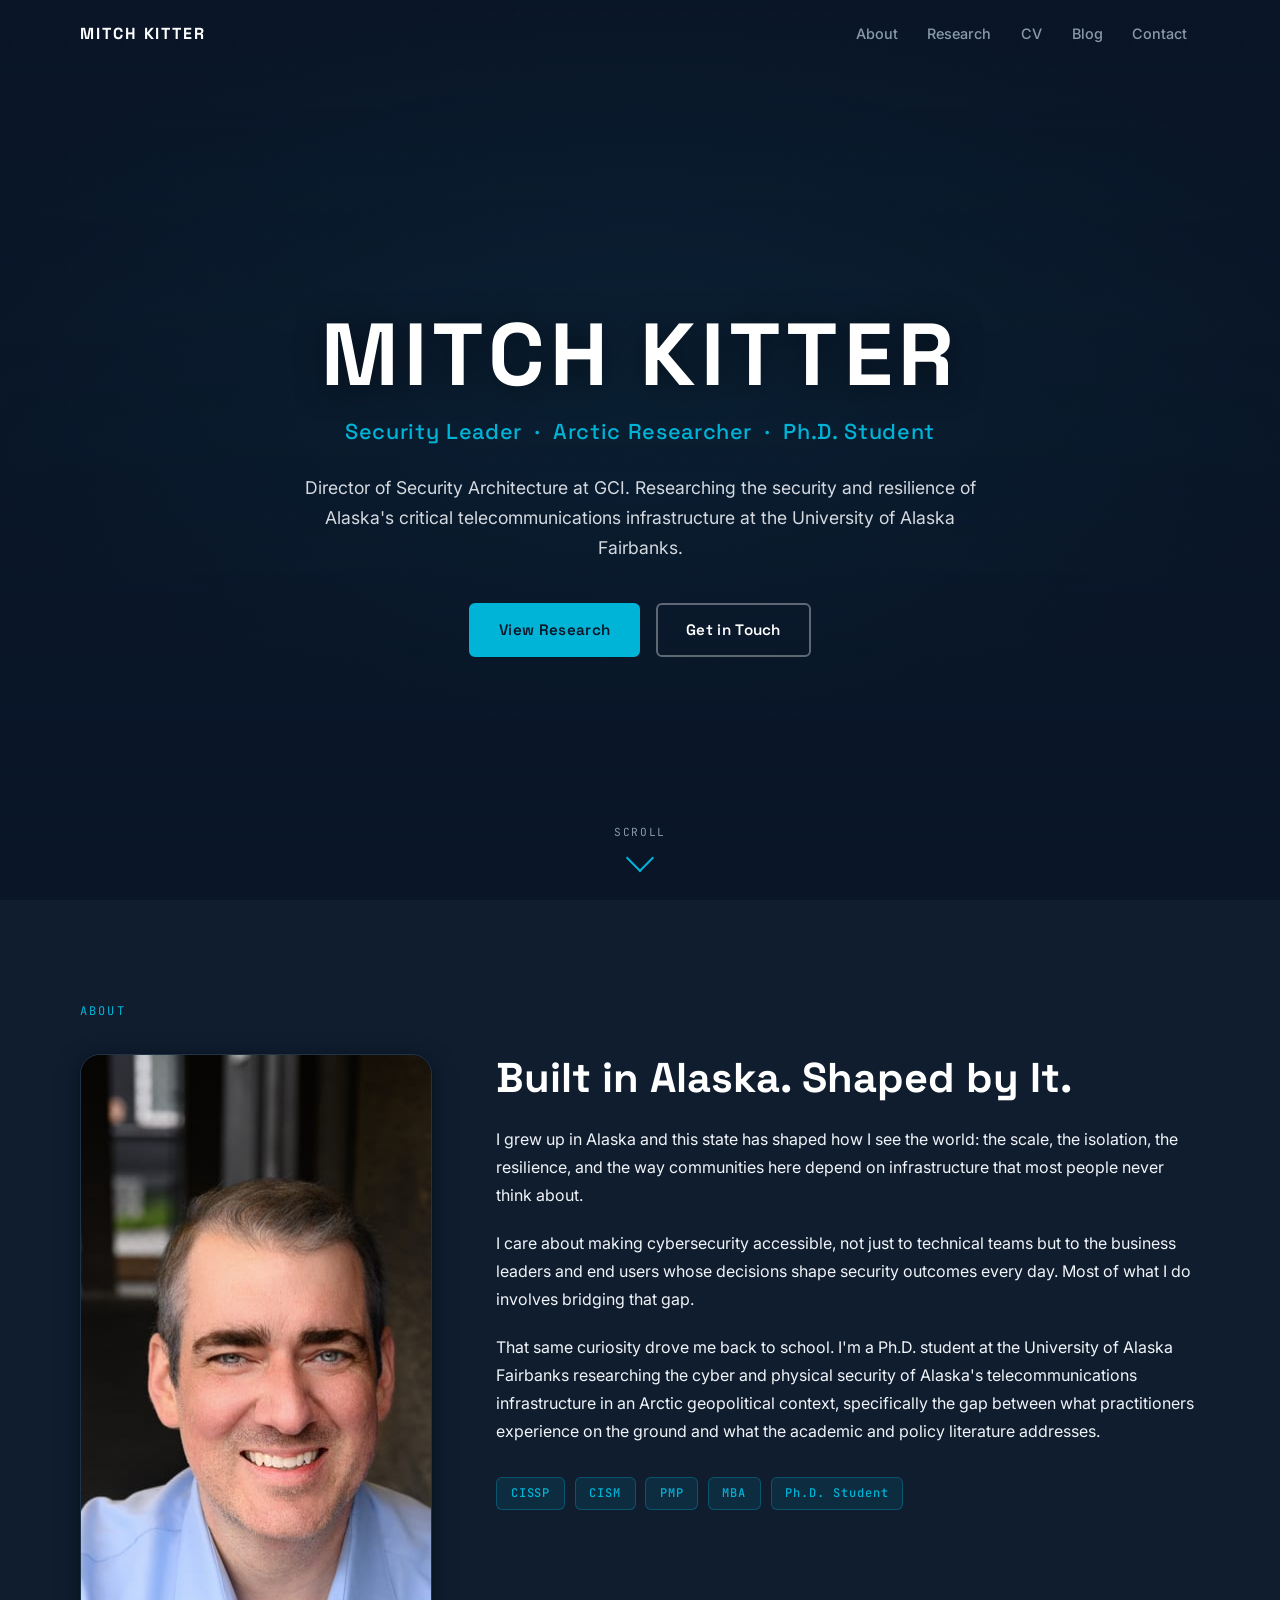
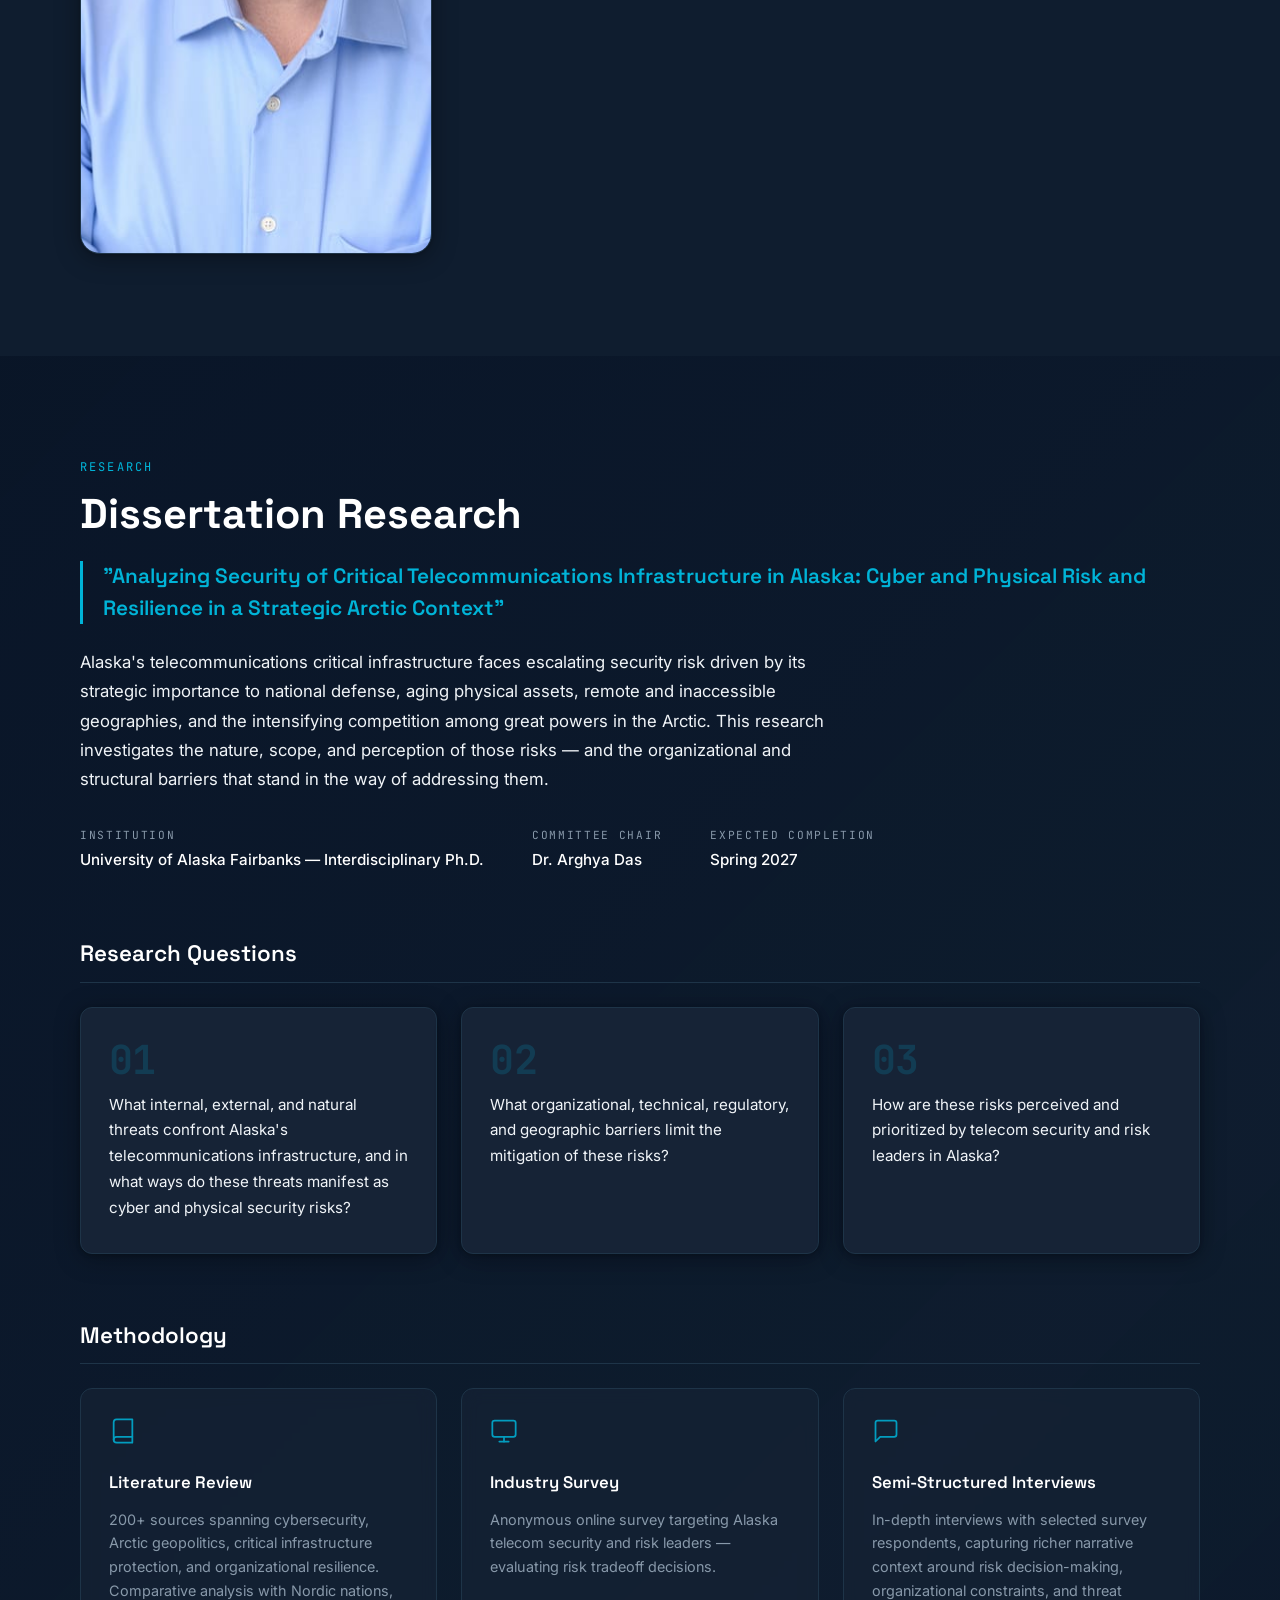
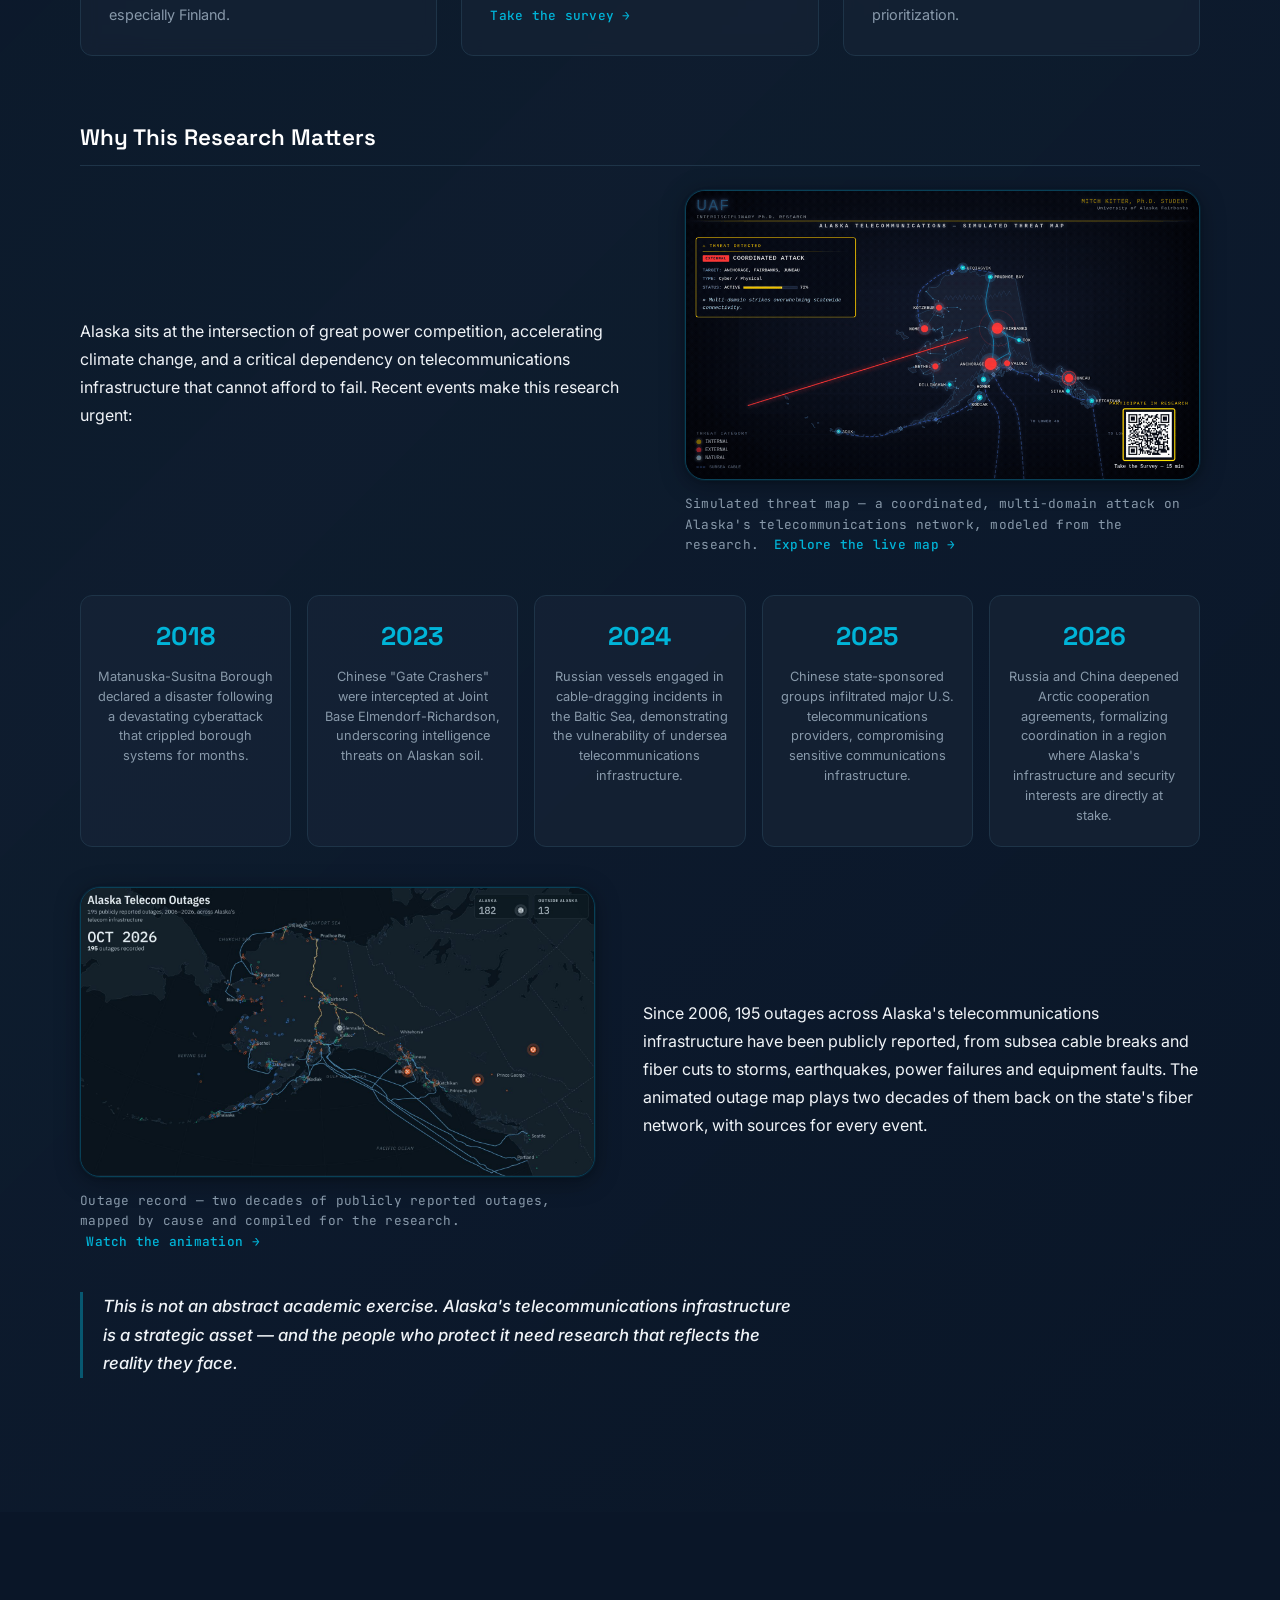
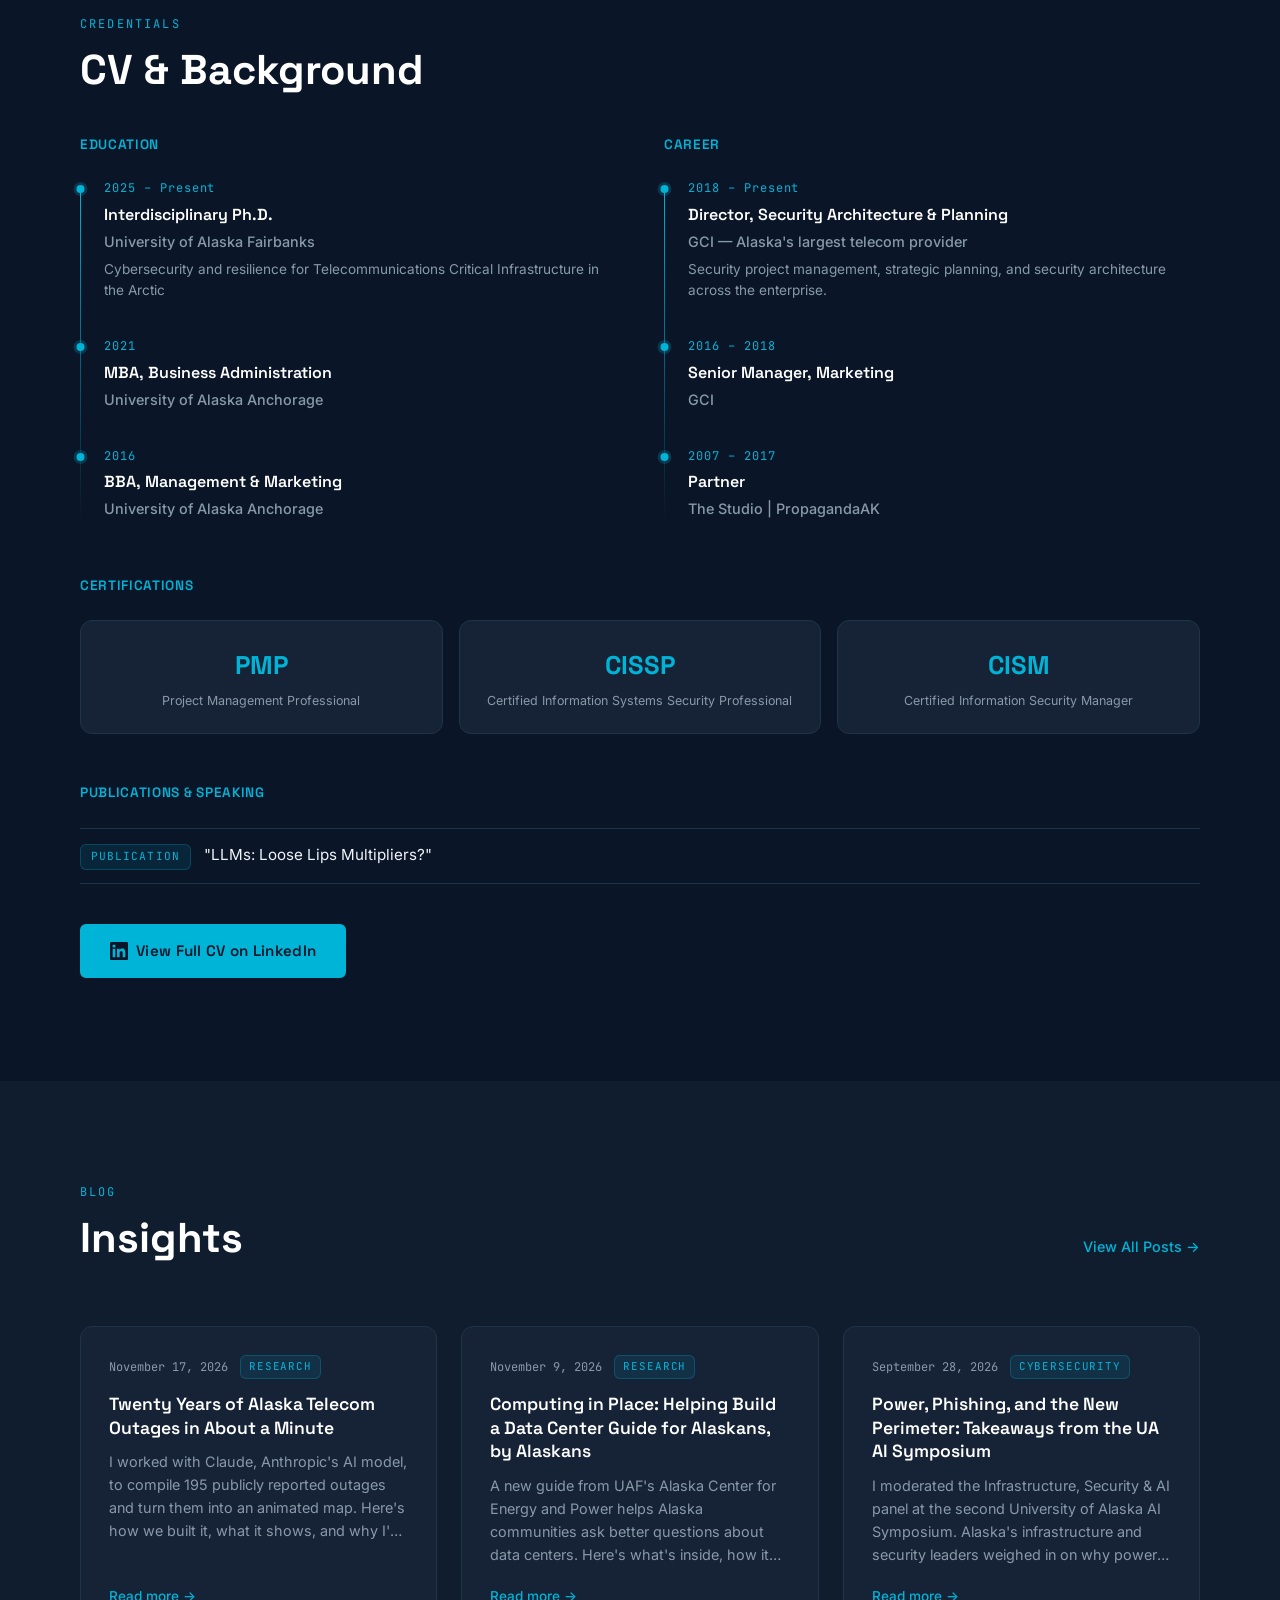
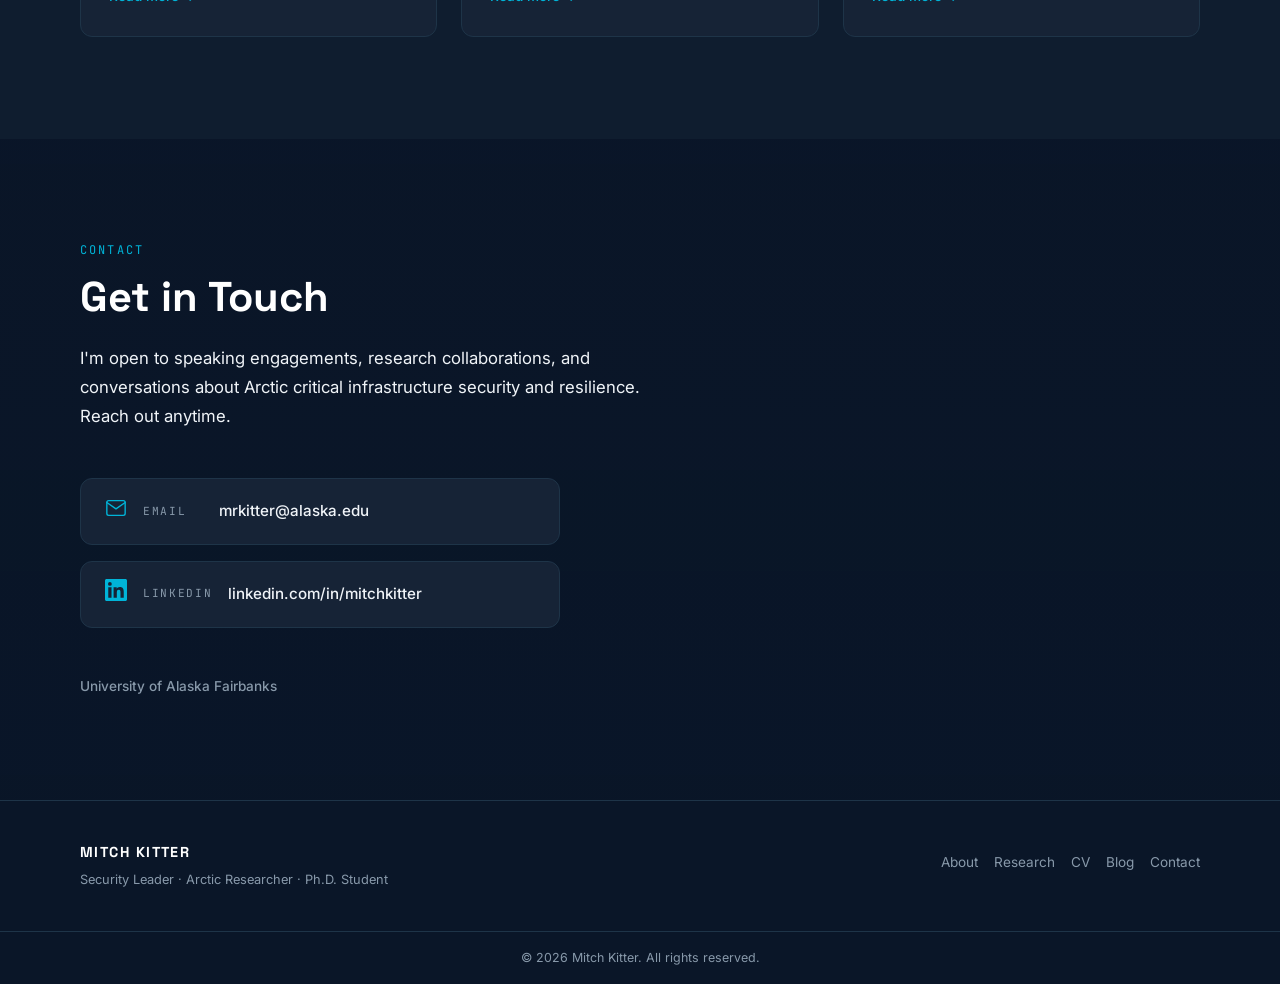
<file: index.html>
<!DOCTYPE html>
<html lang="en">
<head>
  <meta charset="UTF-8" />
  <meta name="viewport" content="width=device-width, initial-scale=1.0" />

  <!-- SEO -->
  <title>Mitch Kitter | Security Leader &amp; Arctic Telecommunications Researcher</title>
  <meta name="description" content="Director of Security Architecture at GCI and Ph.D. student at UAF researching the security and resilience of Alaska's critical telecommunications infrastructure." />
  <meta name="keywords" content="Mitch Kitter, cybersecurity, Alaska, telecommunications, Arctic security, critical infrastructure, GCI, UAF, CISSP, CISM" />
  <link rel="canonical" href="https://mitchkitter.com/" />

  <!-- Open Graph -->
  <meta property="og:type" content="website" />
  <meta property="og:url" content="https://mitchkitter.com/" />
  <meta property="og:title" content="Mitch Kitter | Security Leader &amp; Arctic Telecommunications Researcher" />
  <meta property="og:description" content="Director of Security Architecture at GCI and Ph.D. student at UAF researching the security and resilience of Alaska's critical telecommunications infrastructure." />
  <meta property="og:image" content="https://mitchkitter.com/assets/images/og-image.jpg" />

  <!-- Twitter Card -->
  <meta name="twitter:card" content="summary_large_image" />
  <meta name="twitter:title" content="Mitch Kitter | Security Leader &amp; Arctic Telecommunications Researcher" />
  <meta name="twitter:description" content="Director of Security Architecture at GCI and Ph.D. student at UAF researching the security and resilience of Alaska's critical telecommunications infrastructure." />
  <meta name="twitter:image" content="https://mitchkitter.com/assets/images/og-image.jpg" />

  <!-- Favicon -->
  <link rel="icon" type="image/svg+xml" href="assets/images/favicon.svg" />
  <link rel="icon" type="image/png" href="assets/images/favicon.png" />
  <link rel="apple-touch-icon" href="assets/images/apple-touch-icon.png" />

  <!-- Fonts -->
  <link rel="preconnect" href="https://fonts.googleapis.com" />
  <link rel="preconnect" href="https://fonts.gstatic.com" crossorigin />
  <link href="https://fonts.googleapis.com/css2?family=Space+Grotesk:wght@400;500;600;700&family=Inter:wght@400;500;600&family=JetBrains+Mono:wght@400;500&display=swap" rel="stylesheet" />

  <!-- Styles -->
  <link rel="stylesheet" href="css/style.css" />

  <!-- Structured Data (JSON-LD) -->
  <script type="application/ld+json">
  {
    "@context": "https://schema.org",
    "@type": "Person",
    "name": "Mitch Kitter",
    "url": "https://mitchkitter.com/",
    "image": "https://mitchkitter.com/assets/images/headshot.jpg",
    "jobTitle": "Director of Security Architecture",
    "description": "Director of Security Architecture at GCI and Ph.D. student at the University of Alaska Fairbanks researching the security and resilience of Alaska's critical telecommunications infrastructure in a strategic Arctic context.",
    "worksFor": {
      "@type": "Organization",
      "name": "GCI",
      "url": "https://www.gci.com/"
    },
    "affiliation": {
      "@type": "CollegeOrUniversity",
      "name": "University of Alaska Fairbanks",
      "url": "https://www.uaf.edu/"
    },
    "alumniOf": [
      {
        "@type": "CollegeOrUniversity",
        "name": "University of Alaska Anchorage"
      }
    ],
    "knowsAbout": [
      "Cybersecurity",
      "Security Architecture",
      "Critical Infrastructure Protection",
      "Telecommunications Security",
      "Arctic Security",
      "Critical Infrastructure Resilience"
    ],
    "hasCredential": [
      { "@type": "EducationalOccupationalCredential", "credentialCategory": "certification", "name": "CISSP" },
      { "@type": "EducationalOccupationalCredential", "credentialCategory": "certification", "name": "CISM" },
      { "@type": "EducationalOccupationalCredential", "credentialCategory": "certification", "name": "PMP" }
    ],
    "sameAs": [
      "https://www.linkedin.com/in/mitchkitter/"
    ]
  }
  </script>
</head>
<body>

  <!-- ===================== NAVIGATION ===================== -->
  <header class="site-header" id="site-header" role="banner">
    <nav class="nav-container" aria-label="Main navigation">
      <a href="#top" class="nav-wordmark">MITCH KITTER</a>

      <ul class="nav-links" role="list">
        <li><a href="#about" class="nav-link">About</a></li>
        <li><a href="#research" class="nav-link">Research</a></li>
        <li><a href="#cv" class="nav-link">CV</a></li>
        <li><a href="#blog" class="nav-link">Blog</a></li>
        <li><a href="#contact" class="nav-link">Contact</a></li>
      </ul>

      <button class="nav-hamburger" id="nav-hamburger" aria-label="Open navigation menu" aria-expanded="false" aria-controls="mobile-menu">
        <span class="hamburger-bar"></span>
        <span class="hamburger-bar"></span>
        <span class="hamburger-bar"></span>
      </button>
    </nav>

    <!-- Mobile Menu -->
    <div class="mobile-menu" id="mobile-menu" aria-hidden="true" role="dialog" aria-label="Mobile navigation">
      <button class="mobile-menu-close" id="mobile-menu-close" aria-label="Close navigation menu">&times;</button>
      <ul class="mobile-nav-links" role="list">
        <li><a href="#about" class="mobile-nav-link">About</a></li>
        <li><a href="#research" class="mobile-nav-link">Research</a></li>
        <li><a href="#cv" class="mobile-nav-link">CV</a></li>
        <li><a href="#blog" class="mobile-nav-link">Blog</a></li>
        <li><a href="#contact" class="mobile-nav-link">Contact</a></li>
      </ul>
    </div>
  </header>

  <main id="top">

    <!-- ===================== HERO ===================== -->
    <section class="hero" id="hero" aria-label="Introduction">
      <!-- PLACEHOLDER: Replace with Mitch's Alaska landscape photo (min 1920px wide) -->
      <div class="hero-bg" style="background-image: url('https://images.unsplash.com/photo-1531366936337-7c912a4589a7?w=1920&q=80&auto=format&fit=crop');" role="img" aria-label="Northern lights over Alaska landscape"></div>
      <div class="hero-overlay"></div>
      <div class="hero-content">
        <h1 class="hero-name fade-in-up">MITCH KITTER</h1>
        <p class="hero-tagline fade-in-up">Security Leader &nbsp;·&nbsp; Arctic Researcher &nbsp;·&nbsp; Ph.D. Student</p>
        <p class="hero-statement fade-in-up">
          Director of Security Architecture at GCI. Researching the security and resilience of Alaska's critical telecommunications infrastructure at the University of Alaska Fairbanks.
        </p>
        <div class="hero-ctas fade-in-up">
          <a href="#research" class="btn btn-primary">View Research</a>
          <a href="#contact" class="btn btn-outline">Get in Touch</a>
        </div>
      </div>
      <div class="hero-scroll-indicator" aria-hidden="true">
        <span class="scroll-text">Scroll</span>
        <div class="scroll-arrow"></div>
      </div>
    </section>

    <!-- ===================== ABOUT ===================== -->
    <section class="section about" id="about" aria-label="About Mitch Kitter">
      <div class="container">
        <div class="section-label">About</div>
        <div class="about-grid">
          <div class="about-image-col">
            <div class="about-photo-wrapper">
              <img
                src="assets/images/headshot.jpg"
                alt="Mitch Kitter — Professional headshot"
                class="about-photo"
                width="800"
                height="800"
                loading="lazy"
              />
            </div>
          </div>
          <div class="about-text-col">
            <h2 class="section-heading fade-in-up">Built in Alaska. Shaped by It.</h2>
            <div class="about-bio fade-in-up">
              <p>
                I grew up in Alaska and this state has shaped how I see the world: the scale, the isolation, the resilience, and the way communities here depend on infrastructure that most people never think about.
              </p>
              <p>
                I care about making cybersecurity accessible, not just to technical teams but to the business leaders and end users whose decisions shape security outcomes every day. Most of what I do involves bridging that gap.
              </p>
              <p>
                That same curiosity drove me back to school. I'm a Ph.D. student at the University of Alaska Fairbanks researching the cyber and physical security of Alaska's telecommunications infrastructure in an Arctic geopolitical context, specifically the gap between what practitioners experience on the ground and what the academic and policy literature addresses.
              </p>
            </div>

            <div class="credentials-bar fade-in-up">
              <span class="credential-badge">CISSP</span>
              <span class="credential-badge">CISM</span>
              <span class="credential-badge">PMP</span>
              <span class="credential-badge">MBA</span>
              <span class="credential-badge">Ph.D. Student</span>
            </div>
          </div>
        </div>
      </div>
    </section>

    <!-- ===================== RESEARCH ===================== -->
    <section class="section research" id="research" aria-label="Research">
      <!-- PLACEHOLDER: Replace with Arctic/submarine cable infrastructure imagery -->
      <div class="research-bg" style="background-image: url('https://images.unsplash.com/photo-1451187580459-43490279c0fa?w=1920&q=80&auto=format&fit=crop');" role="img" aria-label="Arctic digital infrastructure visualization"></div>
      <div class="research-overlay"></div>
      <div class="container research-content">
        <div class="section-label">Research</div>

        <!-- Block 1: Overview -->
        <div class="research-overview fade-in-up">
          <h2 class="section-heading">Dissertation Research</h2>
          <blockquote class="dissertation-title">
            "Analyzing Security of Critical Telecommunications Infrastructure in Alaska: Cyber and Physical Risk and Resilience in a Strategic Arctic Context"
          </blockquote>
          <p class="research-problem">
            Alaska's telecommunications critical infrastructure faces escalating security risk driven by its strategic importance to national defense, aging physical assets, remote and inaccessible geographies, and the intensifying competition among great powers in the Arctic. This research investigates the nature, scope, and perception of those risks — and the organizational and structural barriers that stand in the way of addressing them.
          </p>
          <div class="research-meta-grid">
            <div class="research-meta-item">
              <span class="meta-label">Institution</span>
              <span class="meta-value">University of Alaska Fairbanks — Interdisciplinary Ph.D.</span>
            </div>
            <div class="research-meta-item">
              <span class="meta-label">Committee Chair</span>
              <span class="meta-value">Dr. Arghya Das</span>
            </div>
            <div class="research-meta-item">
              <span class="meta-label">Expected Completion</span>
              <span class="meta-value">Spring 2027</span>
            </div>
          </div>
        </div>

        <!-- Block 2: Research Questions -->
        <div class="rq-block fade-in-up">
          <h3 class="block-heading">Research Questions</h3>
          <div class="rq-grid">
            <div class="rq-card">
              <div class="rq-number">01</div>
              <p class="rq-text">What internal, external, and natural threats confront Alaska's telecommunications infrastructure, and in what ways do these threats manifest as cyber and physical security risks?</p>
            </div>
            <div class="rq-card">
              <div class="rq-number">02</div>
              <p class="rq-text">What organizational, technical, regulatory, and geographic barriers limit the mitigation of these risks?</p>
            </div>
            <div class="rq-card">
              <div class="rq-number">03</div>
              <p class="rq-text">How are these risks perceived and prioritized by telecom security and risk leaders in Alaska?</p>
            </div>
          </div>
        </div>

        <!-- Block 3: Methodology -->
        <div class="methodology-block fade-in-up">
          <h3 class="block-heading">Methodology</h3>
          <div class="methodology-grid">
            <div class="methodology-card">
              <div class="methodology-icon" aria-hidden="true">
                <svg width="28" height="28" viewBox="0 0 24 24" fill="none" stroke="currentColor" stroke-width="1.5" stroke-linecap="round" stroke-linejoin="round"><path d="M4 19.5A2.5 2.5 0 0 1 6.5 17H20"/><path d="M6.5 2H20v20H6.5A2.5 2.5 0 0 1 4 19.5v-15A2.5 2.5 0 0 1 6.5 2z"/></svg>
              </div>
              <h4>Literature Review</h4>
              <p>200+ sources spanning cybersecurity, Arctic geopolitics, critical infrastructure protection, and organizational resilience. Comparative analysis with Nordic nations, especially Finland.</p>
            </div>
            <a class="methodology-card methodology-card-link" href="https://uafairbanks.qualtrics.com/jfe/form/SV_0v7jV0Q2K74mnt4" target="_blank" rel="noopener noreferrer" aria-label="Take the industry survey (opens in a new tab)">
              <div class="methodology-icon" aria-hidden="true">
                <svg width="28" height="28" viewBox="0 0 24 24" fill="none" stroke="currentColor" stroke-width="1.5" stroke-linecap="round" stroke-linejoin="round"><rect x="2" y="3" width="20" height="14" rx="2"/><line x1="8" y1="21" x2="16" y2="21"/><line x1="12" y1="17" x2="12" y2="21"/></svg>
              </div>
              <h4>Industry Survey</h4>
              <p>Anonymous online survey targeting Alaska telecom security and risk leaders — evaluating risk tradeoff decisions.</p>
              <span class="methodology-card-cue">Take the survey →</span>
            </a>
            <div class="methodology-card">
              <div class="methodology-icon" aria-hidden="true">
                <svg width="28" height="28" viewBox="0 0 24 24" fill="none" stroke="currentColor" stroke-width="1.5" stroke-linecap="round" stroke-linejoin="round"><path d="M21 15a2 2 0 0 1-2 2H7l-4 4V5a2 2 0 0 1 2-2h14a2 2 0 0 1 2 2z"/></svg>
              </div>
              <h4>Semi-Structured Interviews</h4>
              <p>In-depth interviews with selected survey respondents, capturing richer narrative context around risk decision-making, organizational constraints, and threat prioritization.</p>
            </div>
          </div>
        </div>

        <!-- Block 4: Why It Matters -->
        <div class="why-matters-block fade-in-up">
          <h3 class="block-heading">Why This Research Matters</h3>
          <div class="why-intro-row">
            <p class="why-intro">Alaska sits at the intersection of great power competition, accelerating climate change, and a critical dependency on telecommunications infrastructure that cannot afford to fail. Recent events make this research urgent:</p>
            <figure class="threat-map-figure">
              <a class="threat-map-link" href="https://mrkitter.github.io/Telecom-Threat-Map-of-Alaska/" target="_blank" rel="noopener noreferrer" aria-label="Open the interactive Alaska telecommunications threat map (opens in a new tab)">
                <img
                  src="assets/images/alaskaunderattack.gif"
                  alt="Animated simulated threat map showing a coordinated cyber and physical attack across Alaska's telecommunications network, with nodes at Anchorage, Fairbanks, Juneau and other communities lighting up under threat."
                  class="threat-map-img"
                  width="900"
                  height="506"
                  loading="lazy"
                />
              </a>
              <figcaption class="threat-map-caption">
                Simulated threat map — a coordinated, multi-domain attack on Alaska's telecommunications network, modeled from the research.
                <a href="https://mrkitter.github.io/Telecom-Threat-Map-of-Alaska/" target="_blank" rel="noopener noreferrer" class="threat-map-caption-link">Explore the live map →</a>
              </figcaption>
            </figure>
          </div>
          <div class="incidents-grid">
            <div class="incident-card">
              <div class="incident-year">2018</div>
              <p>Matanuska-Susitna Borough declared a disaster following a devastating cyberattack that crippled borough systems for months.</p>
            </div>
            <div class="incident-card">
              <div class="incident-year">2023</div>
              <p>Chinese "Gate Crashers" were intercepted at Joint Base Elmendorf-Richardson, underscoring intelligence threats on Alaskan soil.</p>
            </div>
            <div class="incident-card">
              <div class="incident-year">2024</div>
              <p>Russian vessels engaged in cable-dragging incidents in the Baltic Sea, demonstrating the vulnerability of undersea telecommunications infrastructure.</p>
            </div>
            <div class="incident-card">
              <div class="incident-year">2025</div>
              <p>Chinese state-sponsored groups infiltrated major U.S. telecommunications providers, compromising sensitive communications infrastructure.</p>
            </div>
            <div class="incident-card">
              <div class="incident-year">2026</div>
              <p>Russia and China deepened Arctic cooperation agreements, formalizing coordination in a region where Alaska's infrastructure and security interests are directly at stake.</p>
            </div>
          </div>

          <div class="why-intro-row why-intro-row--reverse">
            <p class="why-intro">Since 2006, 195 outages across Alaska's telecommunications infrastructure have been publicly reported, from subsea cable breaks and fiber cuts to storms, earthquakes, power failures and equipment faults. The animated outage map plays two decades of them back on the state's fiber network, with sources for every event.</p>
            <figure class="threat-map-figure outage-map-figure">
              <a class="threat-map-link" href="alaska-telecom-outages/" target="_blank" rel="noopener noreferrer" aria-label="Watch the animated map of Alaska telecom outages, 2006 to 2026 (opens in a new tab)">
                <img
                  src="assets/images/alaska-telecom-outages-map.jpg"
                  alt="Map of Alaska's subsea and terrestrial fiber network marked with 195 publicly reported telecom outages from 2006 to 2026, colored by cause."
                  class="threat-map-img"
                  width="1600"
                  height="900"
                  loading="lazy"
                />
              </a>
              <figcaption class="threat-map-caption">
                Outage record — two decades of publicly reported outages, mapped by cause and compiled for the research.
                <a href="alaska-telecom-outages/" target="_blank" rel="noopener noreferrer" class="threat-map-caption-link">Watch the animation →</a>
              </figcaption>
            </figure>
          </div>

          <p class="why-closing">
            This is not an abstract academic exercise. Alaska's telecommunications infrastructure is a strategic asset — and the people who protect it need research that reflects the reality they face.
          </p>
        </div>
      </div>
    </section>

    <!-- ===================== CV ===================== -->
    <section class="section cv" id="cv" aria-label="CV and Credentials">
      <div class="container">
        <div class="section-label">Credentials</div>
        <h2 class="section-heading fade-in-up">CV &amp; Background</h2>

        <div class="cv-grid">

          <!-- Education -->
          <div class="cv-column fade-in-up">
            <h3 class="cv-column-heading">Education</h3>
            <div class="timeline">
              <div class="timeline-item">
                <div class="timeline-marker"></div>
                <div class="timeline-content">
                  <div class="timeline-period">2025 – Present</div>
                  <div class="timeline-role">Interdisciplinary Ph.D.</div>
                  <div class="timeline-org">University of Alaska Fairbanks</div>
                  <div class="timeline-detail">Cybersecurity and resilience for Telecommunications Critical Infrastructure in the Arctic</div>
                </div>
              </div>
              <div class="timeline-item">
                <div class="timeline-marker"></div>
                <div class="timeline-content">
                  <div class="timeline-period">2021</div>
                  <div class="timeline-role">MBA, Business Administration</div>
                  <div class="timeline-org">University of Alaska Anchorage</div>
                </div>
              </div>
              <div class="timeline-item">
                <div class="timeline-marker"></div>
                <div class="timeline-content">
                  <div class="timeline-period">2016</div>
                  <div class="timeline-role">BBA, Management &amp; Marketing</div>
                  <div class="timeline-org">University of Alaska Anchorage</div>
                </div>
              </div>
            </div>
          </div>

          <!-- Career -->
          <div class="cv-column fade-in-up">
            <h3 class="cv-column-heading">Career</h3>
            <div class="timeline">
              <div class="timeline-item">
                <div class="timeline-marker"></div>
                <div class="timeline-content">
                  <div class="timeline-period">2018 – Present</div>
                  <div class="timeline-role">Director, Security Architecture &amp; Planning</div>
                  <div class="timeline-org">GCI — Alaska's largest telecom provider</div>
                  <div class="timeline-detail">Security project management, strategic planning, and security architecture across the enterprise.</div>
                </div>
              </div>
              <div class="timeline-item">
                <div class="timeline-marker"></div>
                <div class="timeline-content">
                  <div class="timeline-period">2016 – 2018</div>
                  <div class="timeline-role">Senior Manager, Marketing</div>
                  <div class="timeline-org">GCI</div>
                </div>
              </div>
              <div class="timeline-item">
                <div class="timeline-marker"></div>
                <div class="timeline-content">
                  <div class="timeline-period">2007 – 2017</div>
                  <div class="timeline-role">Partner</div>
                  <div class="timeline-org">The Studio | PropagandaAK</div>
                </div>
              </div>
            </div>
          </div>

        </div>

        <!-- Certifications -->
        <div class="certs-section fade-in-up">
          <h3 class="cv-column-heading">Certifications</h3>
          <div class="certs-grid">
            <div class="cert-card">
              <div class="cert-abbr">PMP</div>
              <div class="cert-name">Project Management Professional</div>
            </div>
            <div class="cert-card">
              <div class="cert-abbr">CISSP</div>
              <div class="cert-name">Certified Information Systems Security Professional</div>
            </div>
            <div class="cert-card">
              <div class="cert-abbr">CISM</div>
              <div class="cert-name">Certified Information Security Manager</div>
            </div>
          </div>
        </div>

        <!-- Publications & Speaking -->
        <div class="pubs-section fade-in-up">
          <h3 class="cv-column-heading">Publications &amp; Speaking</h3>
          <ul class="pubs-list">
            <li class="pub-item">
              <span class="pub-type">Publication</span>
              <span class="pub-title">"LLMs: Loose Lips Multipliers?"</span>
            </li>
          </ul>
        </div>

        <!-- Download CV -->
        <div class="cv-download fade-in-up">
          <a href="https://www.linkedin.com/in/mitchkitter" class="btn btn-primary" target="_blank" rel="noopener noreferrer" aria-label="View Mitch Kitter's full professional history on LinkedIn (opens in a new tab)">
            <svg width="18" height="18" viewBox="0 0 24 24" fill="currentColor" aria-hidden="true"><path d="M20.447 20.452h-3.554v-5.569c0-1.328-.027-3.037-1.852-3.037-1.853 0-2.136 1.445-2.136 2.939v5.667H9.351V9h3.414v1.561h.046c.477-.9 1.637-1.85 3.37-1.85 3.601 0 4.267 2.37 4.267 5.455v6.286zM5.337 7.433a2.062 2.062 0 0 1-2.063-2.065 2.064 2.064 0 1 1 2.063 2.065zm1.782 13.019H3.555V9h3.564v11.452zM22.225 0H1.771C.792 0 0 .774 0 1.729v20.542C0 23.227.792 24 1.771 24h20.451C23.2 24 24 23.227 24 22.271V1.729C24 .774 23.2 0 22.222 0h.003z"/></svg>
            View Full CV on LinkedIn
          </a>
        </div>

      </div>
    </section>

    <!-- ===================== BLOG ===================== -->
    <section class="section blog-preview" id="blog" aria-label="Blog and Insights">
      <div class="container">
        <div class="section-label">Blog</div>
        <div class="blog-header fade-in-up">
          <h2 class="section-heading">Insights</h2>
          <a href="blog.html" class="blog-view-all">View All Posts →</a>
        </div>

        <!-- Blog preview cards -->
        <div class="blog-cards fade-in-up">
          <!-- Fallback cards. js/main.js replaces these with the three newest posts in blog.html. -->
          <div class="blog-cards-grid">
            <article class="blog-card">
              <div class="blog-card-meta">
                <time datetime="2026-11-17">November 17, 2026</time>
                <span class="blog-tag">Research</span>
              </div>
              <h3 class="blog-card-title"><a href="blog/alaska-telecom-outages-map.html">Twenty Years of Alaska Telecom Outages in About a Minute</a></h3>
              <p class="blog-card-excerpt">I worked with Claude, Anthropic's AI model, to compile 195 publicly reported outages and turn them into an animated map. Here's how we built it, what it shows, and why I'm experimenting with generative AI to make research people can see.</p>
              <a href="blog/alaska-telecom-outages-map.html" class="blog-read-more">Read more →</a>
            </article>
            <article class="blog-card">
              <div class="blog-card-meta">
                <time datetime="2026-11-09">November 9, 2026</time>
                <span class="blog-tag">Research</span>
              </div>
              <h3 class="blog-card-title"><a href="blog/computing-in-place-2026.html">Computing in Place: Helping Build a Data Center Guide for Alaskans, by Alaskans</a></h3>
              <p class="blog-card-excerpt">A new guide from UAF's Alaska Center for Energy and Power helps Alaska communities ask better questions about data centers. Here's what's inside, how it came together, and why I'm honored to have helped bring it to life.</p>
              <a href="blog/computing-in-place-2026.html" class="blog-read-more">Read more →</a>
            </article>
            <article class="blog-card">
              <div class="blog-card-meta">
                <time datetime="2026-09-28">September 28, 2026</time>
                <span class="blog-tag">Cybersecurity</span>
              </div>
              <h3 class="blog-card-title"><a href="blog/ua-ai-symposium-2026.html">Power, Phishing, and the New Perimeter: Takeaways from the UA AI Symposium</a></h3>
              <p class="blog-card-excerpt">I moderated the Infrastructure, Security &amp; AI panel at the second University of Alaska AI Symposium. Alaska's infrastructure and security leaders weighed in on why power runs out first, where latency and sovereignty matter, how AI-driven phishing is forcing AI-driven defense, and why identity for non-human actors is now core security work.</p>
              <a href="blog/ua-ai-symposium-2026.html" class="blog-read-more">Read more →</a>
            </article>
          </div>
        </div>

        <!--
          FUTURE BLOG CARDS — Uncomment and use this pattern when posts are added:

          <div class="blog-cards-grid">
            <article class="blog-card">
              <div class="blog-card-meta">
                <time datetime="2026-03-01">March 1, 2026</time>
                <span class="blog-tag">Research</span>
              </div>
              <h3 class="blog-card-title"><a href="blog/post-title.html">Post Title Here</a></h3>
              <p class="blog-card-excerpt">A brief excerpt from the post goes here, giving readers a sense of what the article covers...</p>
              <a href="blog/post-title.html" class="blog-read-more">Read more →</a>
            </article>
          </div>
        -->

      </div>
    </section>

    <!-- ===================== CONTACT ===================== -->
    <section class="section contact" id="contact" aria-label="Contact">
      <!-- PLACEHOLDER: Optionally replace with Alaska landscape background -->
      <div class="contact-bg" style="background-image: url('https://images.unsplash.com/photo-1508739773434-c26b3d09e071?w=1920&q=80&auto=format&fit=crop');" role="img" aria-label="Alaska landscape at dusk"></div>
      <div class="contact-overlay"></div>
      <div class="container contact-content">
        <div class="section-label">Contact</div>
        <h2 class="section-heading fade-in-up">Get in Touch</h2>
        <p class="contact-intro fade-in-up">
          I'm open to speaking engagements, research collaborations, and conversations about Arctic critical infrastructure security and resilience. Reach out anytime.
        </p>

        <div class="contact-links fade-in-up">
          <a href="mailto:mrkitter@alaska.edu" class="contact-link" aria-label="Send email to Mitch Kitter">
            <span class="contact-link-icon" aria-hidden="true">
              <svg width="22" height="22" viewBox="0 0 24 24" fill="none" stroke="currentColor" stroke-width="1.5" stroke-linecap="round" stroke-linejoin="round"><path d="M4 4h16c1.1 0 2 .9 2 2v12c0 1.1-.9 2-2 2H4c-1.1 0-2-.9-2-2V6c0-1.1.9-2 2-2z"/><polyline points="22,6 12,13 2,6"/></svg>
            </span>
            <span class="contact-link-label">Email</span>
            <span class="contact-link-value">mrkitter@alaska.edu</span>
          </a>

          <a href="https://www.linkedin.com/in/mitchkitter/" target="_blank" rel="noopener noreferrer" class="contact-link" aria-label="Visit Mitch Kitter's LinkedIn profile (opens in new tab)">
            <span class="contact-link-icon" aria-hidden="true">
              <svg width="22" height="22" viewBox="0 0 24 24" fill="currentColor" aria-hidden="true"><path d="M20.447 20.452h-3.554v-5.569c0-1.328-.027-3.037-1.852-3.037-1.853 0-2.136 1.445-2.136 2.939v5.667H9.351V9h3.414v1.561h.046c.477-.9 1.637-1.85 3.37-1.85 3.601 0 4.267 2.37 4.267 5.455v6.286zM5.337 7.433a2.062 2.062 0 0 1-2.063-2.065 2.064 2.064 0 1 1 2.063 2.065zm1.782 13.019H3.555V9h3.564v11.452zM22.225 0H1.771C.792 0 0 .774 0 1.729v20.542C0 23.227.792 24 1.771 24h20.451C23.2 24 24 23.227 24 22.271V1.729C24 .774 23.2 0 22.222 0h.003z"/></svg>
            </span>
            <span class="contact-link-label">LinkedIn</span>
            <span class="contact-link-value">linkedin.com/in/mitchkitter</span>
          </a>
        </div>

        <div class="affiliations fade-in-up">
          <span class="affiliation">University of Alaska Fairbanks</span>
        </div>
      </div>
    </section>

  </main>

  <!-- ===================== FOOTER ===================== -->
  <footer class="site-footer" role="contentinfo">
    <div class="container footer-content">
      <div class="footer-left">
        <span class="footer-wordmark">MITCH KITTER</span>
        <p class="footer-tagline">Security Leader · Arctic Researcher · Ph.D. Student</p>
      </div>
      <div class="footer-right">
        <nav aria-label="Footer navigation">
          <ul class="footer-links" role="list">
            <li><a href="#about">About</a></li>
            <li><a href="#research">Research</a></li>
            <li><a href="#cv">CV</a></li>
            <li><a href="blog.html">Blog</a></li>
            <li><a href="#contact">Contact</a></li>
          </ul>
        </nav>
      </div>
    </div>
    <div class="footer-bottom">
      <div class="container">
        <p>&copy; <span id="current-year">2026</span> Mitch Kitter. All rights reserved.</p>
      </div>
    </div>
  </footer>

  <script src="js/main.js"></script>
</body>
</html>
</file>
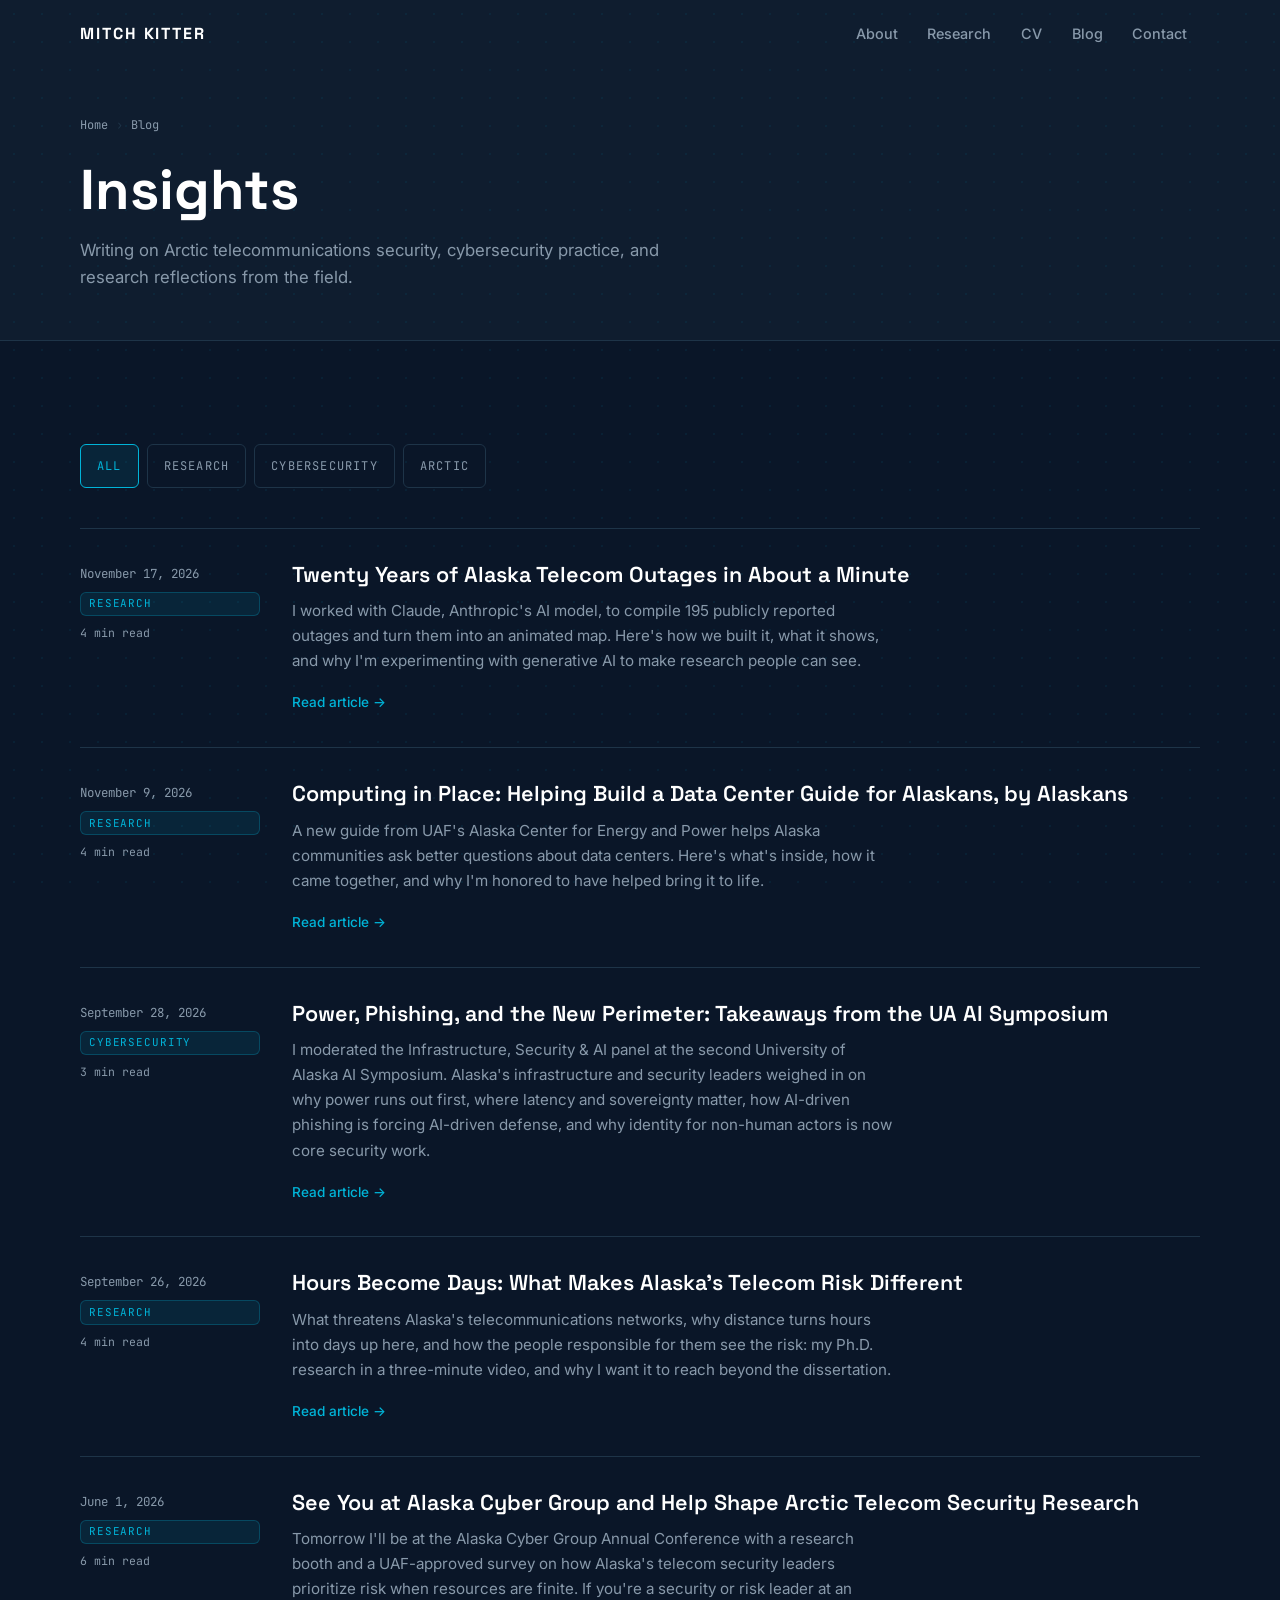
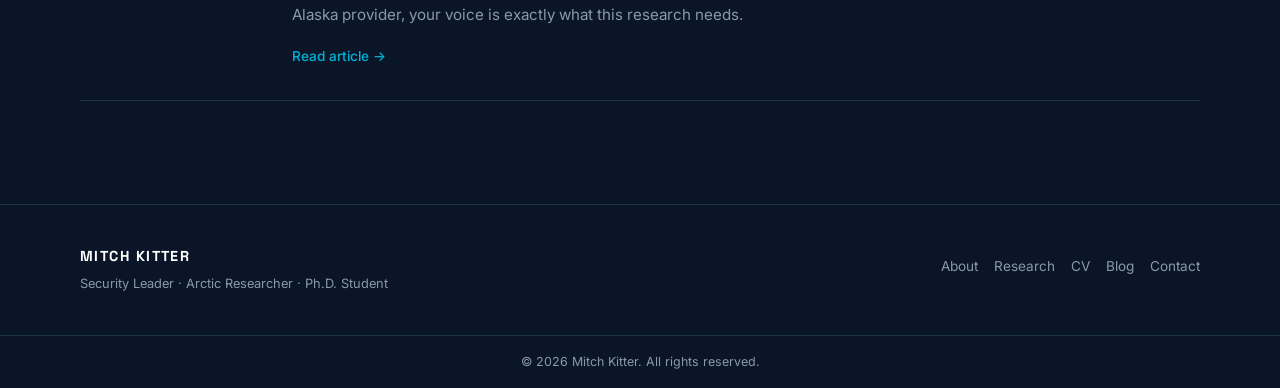
<file: blog.html>
<!DOCTYPE html>
<html lang="en">
<head>
  <meta charset="UTF-8" />
  <meta name="viewport" content="width=device-width, initial-scale=1.0" />

  <title>Blog &amp; Insights | Mitch Kitter</title>
  <meta name="description" content="Writing by Mitch Kitter on Arctic telecommunications security, cybersecurity trends, and research reflections." />
  <link rel="canonical" href="https://mitchkitter.com/blog.html" />

  <!-- Open Graph -->
  <meta property="og:type" content="website" />
  <meta property="og:url" content="https://mitchkitter.com/blog.html" />
  <meta property="og:title" content="Blog &amp; Insights | Mitch Kitter" />
  <meta property="og:description" content="Writing on Arctic telecommunications security, cybersecurity trends, and research reflections." />

  <!-- Favicon -->
  <link rel="icon" type="image/svg+xml" href="assets/images/favicon.svg" />
  <link rel="icon" type="image/png" href="assets/images/favicon.png" />
  <link rel="apple-touch-icon" href="assets/images/apple-touch-icon.png" />

  <!-- Fonts -->
  <link rel="preconnect" href="https://fonts.googleapis.com" />
  <link rel="preconnect" href="https://fonts.gstatic.com" crossorigin />
  <link href="https://fonts.googleapis.com/css2?family=Space+Grotesk:wght@400;500;600;700&family=Inter:wght@400;500;600&family=JetBrains+Mono:wght@400;500&display=swap" rel="stylesheet" />

  <link rel="stylesheet" href="css/style.css" />
  <link rel="stylesheet" href="css/blog.css" />
</head>
<body>

  <!-- NAVIGATION -->
  <header class="site-header scrolled" id="site-header" role="banner">
    <nav class="nav-container" aria-label="Main navigation">
      <a href="index.html" class="nav-wordmark">MITCH KITTER</a>
      <ul class="nav-links" role="list">
        <li><a href="index.html#about" class="nav-link">About</a></li>
        <li><a href="index.html#research" class="nav-link">Research</a></li>
        <li><a href="index.html#cv" class="nav-link">CV</a></li>
        <li><a href="blog.html" class="nav-link active">Blog</a></li>
        <li><a href="index.html#contact" class="nav-link">Contact</a></li>
      </ul>
      <button class="nav-hamburger" id="nav-hamburger" aria-label="Open navigation menu" aria-expanded="false" aria-controls="mobile-menu">
        <span class="hamburger-bar"></span>
        <span class="hamburger-bar"></span>
        <span class="hamburger-bar"></span>
      </button>
    </nav>
    <div class="mobile-menu" id="mobile-menu" aria-hidden="true" role="dialog" aria-label="Mobile navigation">
      <button class="mobile-menu-close" id="mobile-menu-close" aria-label="Close navigation menu">&times;</button>
      <ul class="mobile-nav-links" role="list">
        <li><a href="index.html#about" class="mobile-nav-link">About</a></li>
        <li><a href="index.html#research" class="mobile-nav-link">Research</a></li>
        <li><a href="index.html#cv" class="mobile-nav-link">CV</a></li>
        <li><a href="blog.html" class="mobile-nav-link">Blog</a></li>
        <li><a href="index.html#contact" class="mobile-nav-link">Contact</a></li>
      </ul>
    </div>
  </header>

  <main>

    <!-- BLOG HEADER -->
    <div class="blog-page-header">
      <div class="container">
        <nav class="breadcrumb" aria-label="Breadcrumb">
          <a href="index.html">Home</a>
          <span aria-hidden="true">›</span>
          <span aria-current="page">Blog</span>
        </nav>
        <h1 class="blog-page-title">Insights</h1>
        <p class="blog-page-desc">Writing on Arctic telecommunications security, cybersecurity practice, and research reflections from the field.</p>
      </div>
    </div>

    <!-- BLOG LISTING -->
    <section class="blog-listing" aria-label="Blog posts">
      <div class="container">

        <!-- Category filter (for future use) -->
        <div class="blog-filters" aria-label="Filter posts by category">
          <button class="filter-btn active" data-filter="all">All</button>
          <button class="filter-btn" data-filter="research">Research</button>
          <button class="filter-btn" data-filter="cybersecurity">Cybersecurity</button>
          <button class="filter-btn" data-filter="arctic">Arctic</button>
        </div>

        <!-- Posts go here — currently empty, showing placeholder -->
        <div class="blog-listing-grid" id="blog-listing-grid">

          <article class="blog-list-item" data-category="research">
            <div class="blog-list-item-meta">
              <time datetime="2026-11-17">November 17, 2026</time>
              <span class="blog-tag">Research</span>
              <span class="read-time">4 min read</span>
            </div>
            <div class="blog-list-item-body">
              <h2 class="blog-list-item-title">
                <a href="blog/alaska-telecom-outages-map.html">Twenty Years of Alaska Telecom Outages in About a Minute</a>
              </h2>
              <p class="blog-list-item-excerpt">
                I worked with Claude, Anthropic's AI model, to compile 195 publicly reported outages and turn them into an animated map. Here's how we built it, what it shows, and why I'm experimenting with generative AI to make research people can see.
              </p>
              <a href="blog/alaska-telecom-outages-map.html" class="blog-read-more">Read article →</a>
            </div>
          </article>

          <article class="blog-list-item" data-category="research">
            <div class="blog-list-item-meta">
              <time datetime="2026-11-09">November 9, 2026</time>
              <span class="blog-tag">Research</span>
              <span class="read-time">4 min read</span>
            </div>
            <div class="blog-list-item-body">
              <h2 class="blog-list-item-title">
                <a href="blog/computing-in-place-2026.html">Computing in Place: Helping Build a Data Center Guide for Alaskans, by Alaskans</a>
              </h2>
              <p class="blog-list-item-excerpt">
                A new guide from UAF's Alaska Center for Energy and Power helps Alaska communities ask better questions about data centers. Here's what's inside, how it came together, and why I'm honored to have helped bring it to life.
              </p>
              <a href="blog/computing-in-place-2026.html" class="blog-read-more">Read article →</a>
            </div>
          </article>

                    <article class="blog-list-item" data-category="cybersecurity">
            <div class="blog-list-item-meta">
              <time datetime="2026-09-28">September 28, 2026</time>
              <span class="blog-tag">Cybersecurity</span>
              <span class="read-time">3 min read</span>
            </div>
            <div class="blog-list-item-body">
              <h2 class="blog-list-item-title">
                <a href="blog/ua-ai-symposium-2026.html">Power, Phishing, and the New Perimeter: Takeaways from the UA AI Symposium</a>
              </h2>
              <p class="blog-list-item-excerpt">
                I moderated the Infrastructure, Security &amp; AI panel at the second University of Alaska AI Symposium. Alaska's infrastructure and security leaders weighed in on why power runs out first, where latency and sovereignty matter, how AI-driven phishing is forcing AI-driven defense, and why identity for non-human actors is now core security work.
              </p>
              <a href="blog/ua-ai-symposium-2026.html" class="blog-read-more">Read article →</a>
            </div>
          </article>

          <article class="blog-list-item" data-category="research">
            <div class="blog-list-item-meta">
              <time datetime="2026-09-26">September 26, 2026</time>
              <span class="blog-tag">Research</span>
              <span class="read-time">4 min read</span>
            </div>
            <div class="blog-list-item-body">
              <h2 class="blog-list-item-title">
                <a href="blog/research-video-2026.html">Hours Become Days: What Makes Alaska's Telecom Risk Different</a>
              </h2>
              <p class="blog-list-item-excerpt">
                What threatens Alaska's telecommunications networks, why distance turns hours into days up here, and how the people responsible for them see the risk: my Ph.D. research in a three-minute video, and why I want it to reach beyond the dissertation.
              </p>
              <a href="blog/research-video-2026.html" class="blog-read-more">Read article →</a>
            </div>
          </article>

          <article class="blog-list-item" data-category="research">
            <div class="blog-list-item-meta">
              <time datetime="2026-06-01">June 1, 2026</time>
              <span class="blog-tag">Research</span>
              <span class="read-time">6 min read</span>
            </div>
            <div class="blog-list-item-body">
              <h2 class="blog-list-item-title">
                <a href="blog/alaska-cyber-group-2026.html">See You at Alaska Cyber Group and Help Shape Arctic Telecom Security Research</a>
              </h2>
              <p class="blog-list-item-excerpt">
                Tomorrow I'll be at the Alaska Cyber Group Annual Conference with a research booth and a UAF-approved survey on how Alaska's telecom security leaders prioritize risk when resources are finite. If you're a security or risk leader at an Alaska provider, your voice is exactly what this research needs.
              </p>
              <a href="blog/alaska-cyber-group-2026.html" class="blog-read-more">Read article →</a>
            </div>
          </article>

          <!--
            FUTURE POST ENTRIES — Use this pattern for each post:

            <article class="blog-list-item" data-category="research">
              <div class="blog-list-item-meta">
                <time datetime="2026-04-01">April 1, 2026</time>
                <span class="blog-tag">Research</span>
                <span class="read-time">5 min read</span>
              </div>
              <div class="blog-list-item-body">
                <h2 class="blog-list-item-title">
                  <a href="blog/post-slug.html">Post Title Here</a>
                </h2>
                <p class="blog-list-item-excerpt">
                  A brief excerpt from the post that gives readers a clear sense of the article's topic and value...
                </p>
                <a href="blog/post-slug.html" class="blog-read-more">Read article →</a>
              </div>
            </article>
          -->

        </div>

      </div>
    </section>

  </main>

  <!-- FOOTER -->
  <footer class="site-footer" role="contentinfo">
    <div class="container footer-content">
      <div class="footer-left">
        <a href="index.html" class="footer-wordmark">MITCH KITTER</a>
        <p class="footer-tagline">Security Leader · Arctic Researcher · Ph.D. Student</p>
      </div>
      <div class="footer-right">
        <nav aria-label="Footer navigation">
          <ul class="footer-links" role="list">
            <li><a href="index.html#about">About</a></li>
            <li><a href="index.html#research">Research</a></li>
            <li><a href="index.html#cv">CV</a></li>
            <li><a href="blog.html">Blog</a></li>
            <li><a href="index.html#contact">Contact</a></li>
          </ul>
        </nav>
      </div>
    </div>
    <div class="footer-bottom">
      <div class="container">
        <p>&copy; <span id="current-year">2026</span> Mitch Kitter. All rights reserved.</p>
      </div>
    </div>
  </footer>

  <script src="js/main.js"></script>
  <script>
    // Simple category filter
    var filterBtns = document.querySelectorAll('.filter-btn');
    var postItems  = document.querySelectorAll('.blog-list-item');

    filterBtns.forEach(function(btn) {
      btn.addEventListener('click', function() {
        var filter = this.dataset.filter;

        filterBtns.forEach(function(b) { b.classList.remove('active'); });
        this.classList.add('active');

        postItems.forEach(function(item) {
          if (filter === 'all' || item.dataset.category === filter) {
            item.style.display = '';
          } else {
            item.style.display = 'none';
          }
        });
      });
    });
  </script>
</body>
</html>
</file>
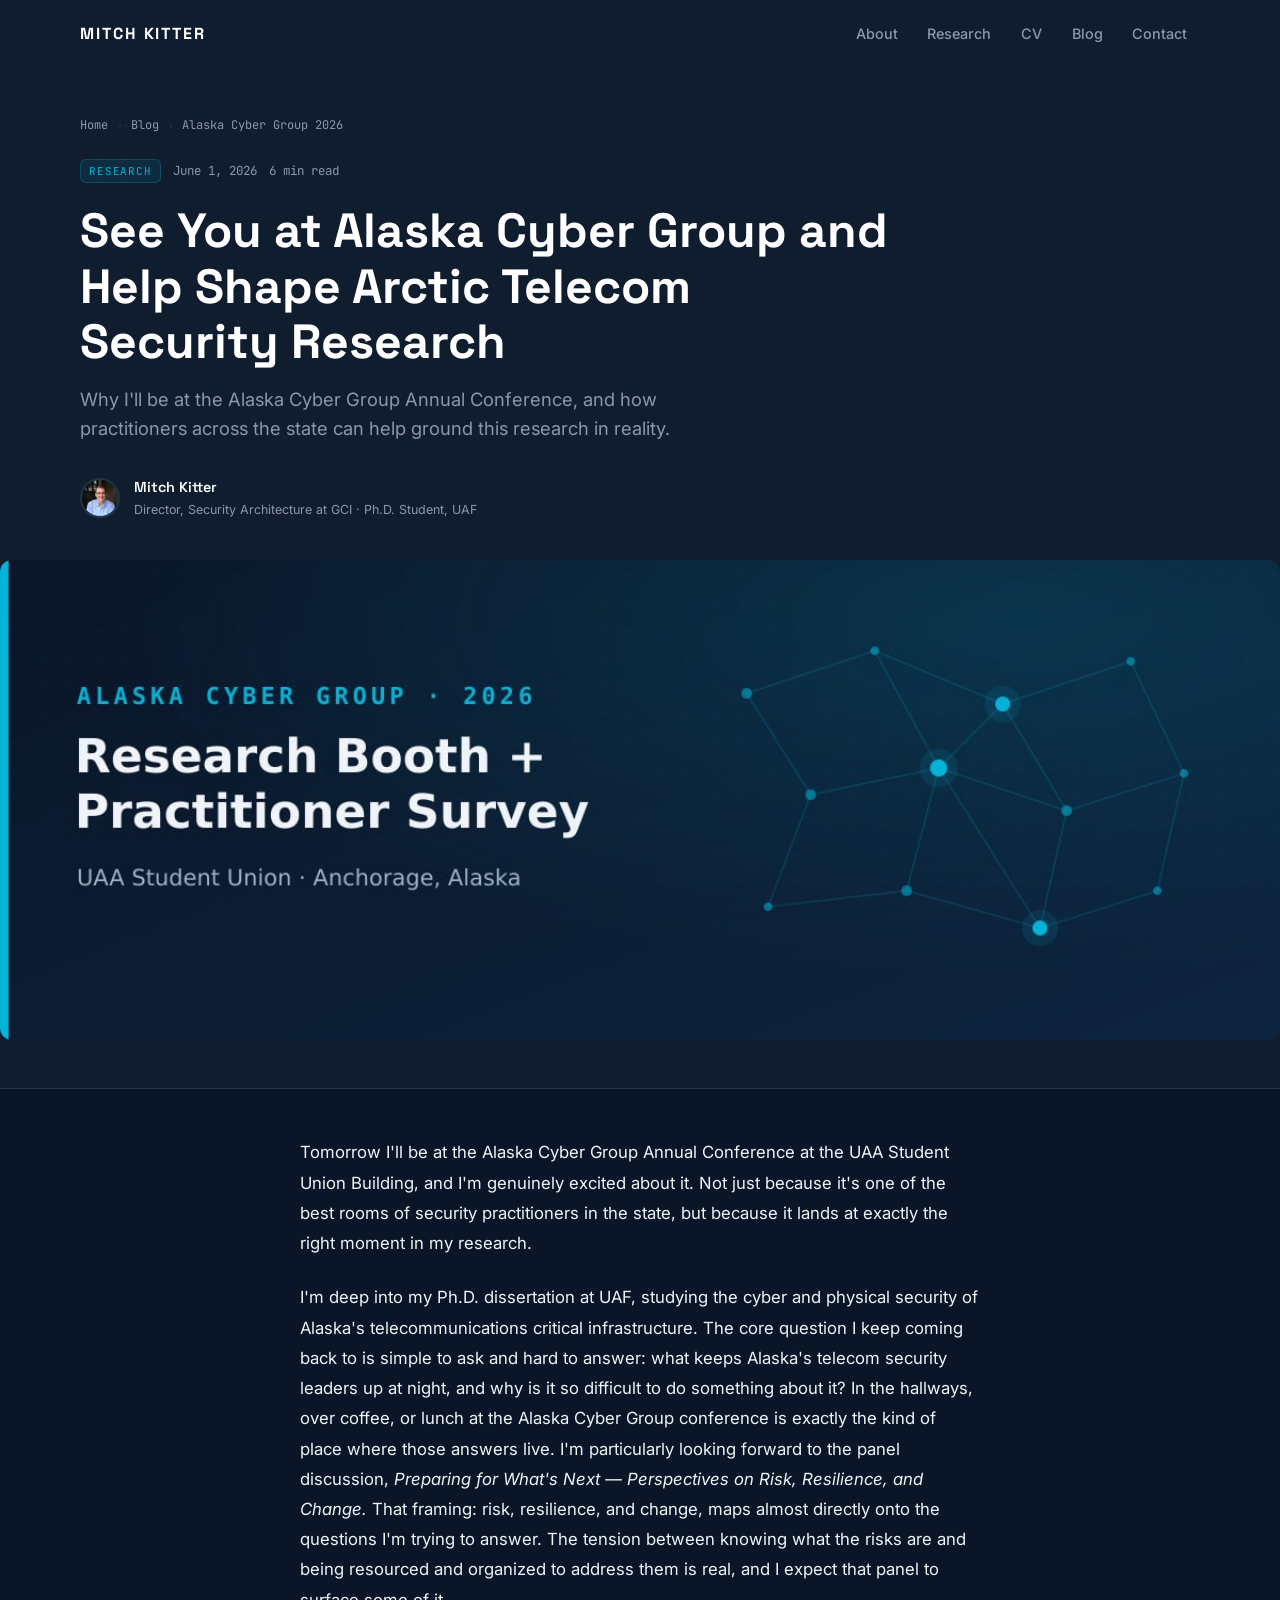
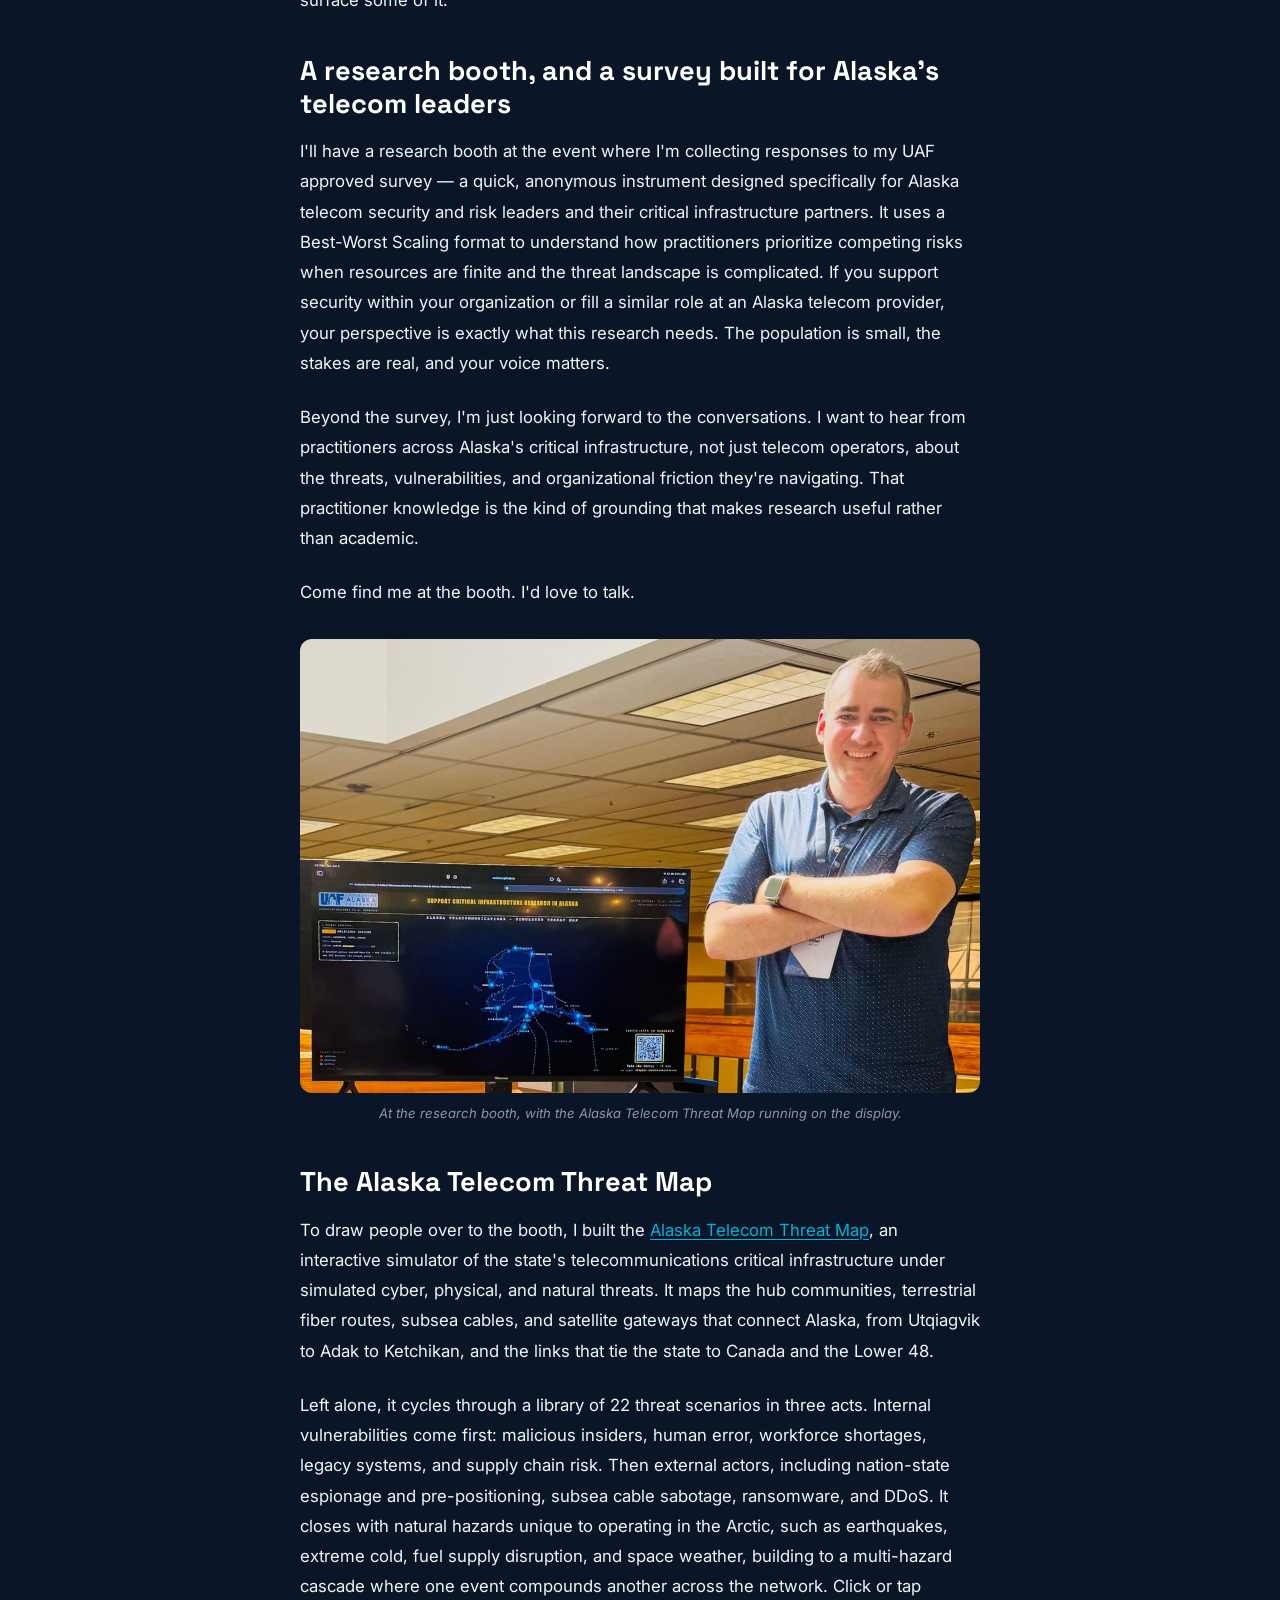
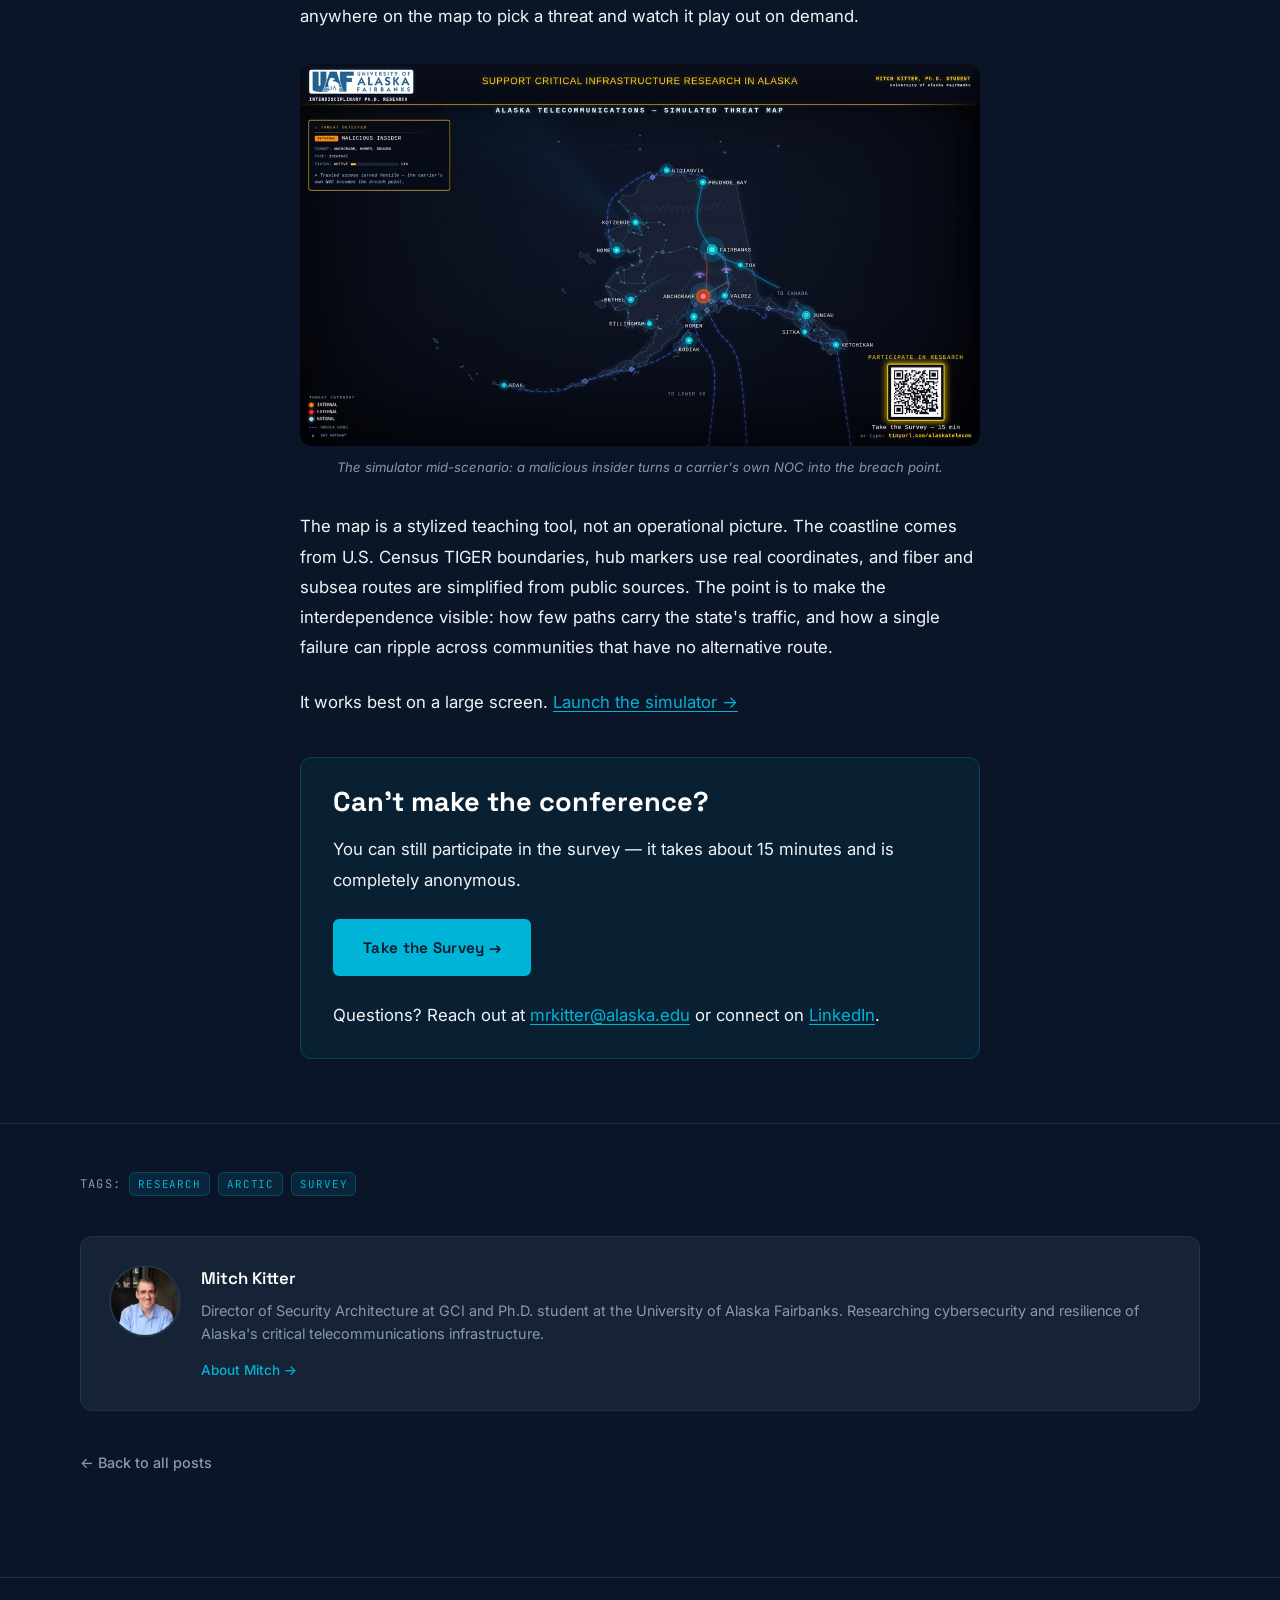
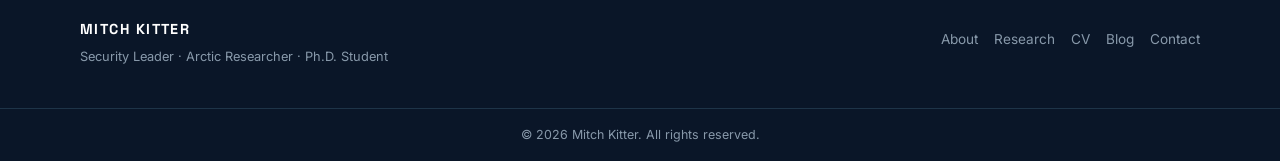
<file: blog/alaska-cyber-group-2026.html>
<!DOCTYPE html>
<html lang="en">
<head>
  <meta charset="UTF-8" />
  <meta name="viewport" content="width=device-width, initial-scale=1.0" />

  <title>See You at Alaska Cyber Group and Help Shape Arctic Telecom Security Research | Mitch Kitter</title>
  <meta name="description" content="I'll be at the 2026 Alaska Cyber Group conference with a research booth and a UAF-approved survey on how Alaska's telecom security leaders prioritize risk." />
  <link rel="canonical" href="https://mitchkitter.com/blog/alaska-cyber-group-2026.html" />

  <!-- Open Graph -->
  <meta property="og:type" content="article" />
  <meta property="og:url" content="https://mitchkitter.com/blog/alaska-cyber-group-2026.html" />
  <meta property="og:title" content="See You at Alaska Cyber Group and Help Shape Arctic Telecom Security Research" />
  <meta property="og:description" content="I'll be at the 2026 Alaska Cyber Group conference with a research booth and a UAF-approved survey on how Alaska's telecom security leaders prioritize risk." />
  <meta property="og:image" content="https://mitchkitter.com/assets/images/og-image.jpg" />
  <meta property="article:author" content="Mitch Kitter" />
  <meta property="article:published_time" content="2026-06-01" />

  <!-- Favicon -->
  <link rel="icon" type="image/svg+xml" href="../assets/images/favicon.svg" />
  <link rel="icon" type="image/png" href="../assets/images/favicon.png" />
  <link rel="apple-touch-icon" href="../assets/images/apple-touch-icon.png" />

  <!-- Fonts -->
  <link rel="preconnect" href="https://fonts.googleapis.com" />
  <link rel="preconnect" href="https://fonts.gstatic.com" crossorigin />
  <link href="https://fonts.googleapis.com/css2?family=Space+Grotesk:wght@400;500;600;700&family=Inter:wght@400;500;600&family=JetBrains+Mono:wght@400;500&display=swap" rel="stylesheet" />

  <link rel="stylesheet" href="../css/style.css" />
  <link rel="stylesheet" href="../css/blog.css" />
</head>
<body>

  <!-- NAVIGATION -->
  <header class="site-header scrolled" id="site-header" role="banner">
    <nav class="nav-container" aria-label="Main navigation">
      <a href="../index.html" class="nav-wordmark">MITCH KITTER</a>
      <ul class="nav-links" role="list">
        <li><a href="../index.html#about" class="nav-link">About</a></li>
        <li><a href="../index.html#research" class="nav-link">Research</a></li>
        <li><a href="../index.html#cv" class="nav-link">CV</a></li>
        <li><a href="../blog.html" class="nav-link active">Blog</a></li>
        <li><a href="../index.html#contact" class="nav-link">Contact</a></li>
      </ul>
      <button class="nav-hamburger" id="nav-hamburger" aria-label="Open navigation menu" aria-expanded="false" aria-controls="mobile-menu">
        <span class="hamburger-bar"></span>
        <span class="hamburger-bar"></span>
        <span class="hamburger-bar"></span>
      </button>
    </nav>
    <div class="mobile-menu" id="mobile-menu" aria-hidden="true" role="dialog" aria-label="Mobile navigation">
      <button class="mobile-menu-close" id="mobile-menu-close" aria-label="Close navigation menu">&times;</button>
      <ul class="mobile-nav-links" role="list">
        <li><a href="../index.html#about" class="mobile-nav-link">About</a></li>
        <li><a href="../index.html#research" class="mobile-nav-link">Research</a></li>
        <li><a href="../index.html#cv" class="mobile-nav-link">CV</a></li>
        <li><a href="../blog.html" class="mobile-nav-link">Blog</a></li>
        <li><a href="../index.html#contact" class="mobile-nav-link">Contact</a></li>
      </ul>
    </div>
  </header>

  <main>
    <article class="post-page" itemscope itemtype="https://schema.org/BlogPosting">

      <!-- POST HEADER -->
      <header class="post-header">
        <div class="container">
          <nav class="breadcrumb" aria-label="Breadcrumb">
            <a href="../index.html">Home</a>
            <span aria-hidden="true">›</span>
            <a href="../blog.html">Blog</a>
            <span aria-hidden="true">›</span>
            <span aria-current="page">Alaska Cyber Group 2026</span>
          </nav>

          <div class="post-meta">
            <span class="blog-tag">Research</span>
            <time datetime="2026-06-01" itemprop="datePublished">June 1, 2026</time>
            <span class="read-time">6 min read</span>
          </div>

          <h1 class="post-title" itemprop="headline">See You at Alaska Cyber Group and Help Shape Arctic Telecom Security Research</h1>

          <p class="post-subtitle">Why I'll be at the Alaska Cyber Group Annual Conference, and how practitioners across the state can help ground this research in reality.</p>

          <!-- Author -->
          <div class="post-author" itemprop="author" itemscope itemtype="https://schema.org/Person">
            <img
              src="../assets/images/headshot.jpg"
              alt="Mitch Kitter"
              class="author-avatar"
              width="40"
              height="40"
              itemprop="image"
            />
            <div>
              <span class="author-name" itemprop="name">Mitch Kitter</span>
              <span class="author-title">Director, Security Architecture at GCI · Ph.D. Student, UAF</span>
            </div>
          </div>
        </div>

        <div class="post-hero-image">
          <img src="../assets/images/post-alaska-cyber-group.jpg" alt="Stylized network of connected nodes representing Alaska's telecommunications infrastructure, alongside the text: Alaska Cyber Group 2026, Research Booth and Practitioner Survey, UAA Student Union, Anchorage." width="1200" height="480" />
        </div>
      </header>

      <!-- POST BODY -->
      <div class="post-body container" itemprop="articleBody">

        <p>Tomorrow I'll be at the Alaska Cyber Group Annual Conference at the UAA Student Union Building, and I'm genuinely excited about it. Not just because it's one of the best rooms of security practitioners in the state, but because it lands at exactly the right moment in my research.</p>

        <p>I'm deep into my Ph.D. dissertation at UAF, studying the cyber and physical security of Alaska's telecommunications critical infrastructure. The core question I keep coming back to is simple to ask and hard to answer: what keeps Alaska's telecom security leaders up at night, and why is it so difficult to do something about it? In the hallways, over coffee, or lunch at the Alaska Cyber Group conference is exactly the kind of place where those answers live. I'm particularly looking forward to the panel discussion, <em>Preparing for What's Next — Perspectives on Risk, Resilience, and Change.</em> That framing: risk, resilience, and change, maps almost directly onto the questions I'm trying to answer. The tension between knowing what the risks are and being resourced and organized to address them is real, and I expect that panel to surface some of it.</p>

        <h2>A research booth, and a survey built for Alaska's telecom leaders</h2>

        <p>I'll have a research booth at the event where I'm collecting responses to my UAF approved survey — a quick, anonymous instrument designed specifically for Alaska telecom security and risk leaders and their critical infrastructure partners. It uses a Best-Worst Scaling format to understand how practitioners prioritize competing risks when resources are finite and the threat landscape is complicated. If you support security within your organization or fill a similar role at an Alaska telecom provider, your perspective is exactly what this research needs. The population is small, the stakes are real, and your voice matters.</p>

        <p>Beyond the survey, I'm just looking forward to the conversations. I want to hear from practitioners across Alaska's critical infrastructure, not just telecom operators, about the threats, vulnerabilities, and organizational friction they're navigating. That practitioner knowledge is the kind of grounding that makes research useful rather than academic.</p>

        <p>Come find me at the booth. I'd love to talk.</p>

        <figure>
          <img src="../assets/images/alaska-cyber-group-2026-booth.jpg" alt="Mitch Kitter smiling with arms crossed beside a large display showing the Alaska Telecommunications Simulated Threat Map, with a survey QR code in the corner." width="1200" height="800" loading="lazy" />
          <figcaption>At the research booth, with the Alaska Telecom Threat Map running on the display.</figcaption>
        </figure>

        <h2>The Alaska Telecom Threat Map</h2>

        <p>To draw people over to the booth, I built the <a href="https://mrkitter.github.io/Telecom-Threat-Map-of-Alaska/" target="_blank" rel="noopener noreferrer">Alaska Telecom Threat Map</a>, an interactive simulator of the state's telecommunications critical infrastructure under simulated cyber, physical, and natural threats. It maps the hub communities, terrestrial fiber routes, subsea cables, and satellite gateways that connect Alaska, from Utqiagvik to Adak to Ketchikan, and the links that tie the state to Canada and the Lower 48.</p>

        <p>Left alone, it cycles through a library of 22 threat scenarios in three acts. Internal vulnerabilities come first: malicious insiders, human error, workforce shortages, legacy systems, and supply chain risk. Then external actors, including nation-state espionage and pre-positioning, subsea cable sabotage, ransomware, and DDoS. It closes with natural hazards unique to operating in the Arctic, such as earthquakes, extreme cold, fuel supply disruption, and space weather, building to a multi-hazard cascade where one event compounds another across the network. Click or tap anywhere on the map to pick a threat and watch it play out on demand.</p>

        <figure>
          <a href="https://mrkitter.github.io/Telecom-Threat-Map-of-Alaska/" target="_blank" rel="noopener noreferrer">
            <img src="../assets/images/alaska-telecom-threat-map.jpg" alt="Screenshot of the Alaska Telecom Threat Map: a dark map of Alaska with glowing hub cities, fiber routes, and dashed subsea cables, and a Threat Detected panel showing a malicious insider scenario targeting Anchorage, Homer, and Seward." width="1200" height="675" loading="lazy" />
          </a>
          <figcaption>The simulator mid-scenario: a malicious insider turns a carrier's own NOC into the breach point.</figcaption>
        </figure>

        <p>The map is a stylized teaching tool, not an operational picture. The coastline comes from U.S. Census TIGER boundaries, hub markers use real coordinates, and fiber and subsea routes are simplified from public sources. The point is to make the interdependence visible: how few paths carry the state's traffic, and how a single failure can ripple across communities that have no alternative route.</p>

        <p>It works best on a large screen. <a href="https://mrkitter.github.io/Telecom-Threat-Map-of-Alaska/" target="_blank" rel="noopener noreferrer">Launch the simulator →</a></p>

        <div class="post-cta">
          <h2>Can't make the conference?</h2>
          <p>You can still participate in the survey — it takes about 15 minutes and is completely anonymous.</p>
          <p>
            <a href="https://uafairbanks.qualtrics.com/jfe/form/SV_0v7jV0Q2K74mnt4" class="btn btn-primary" target="_blank" rel="noopener noreferrer">Take the Survey →</a>
          </p>
          <p>Questions? Reach out at <a href="mailto:mrkitter@alaska.edu">mrkitter@alaska.edu</a> or connect on <a href="https://www.linkedin.com/in/mitchkitter/" target="_blank" rel="noopener noreferrer">LinkedIn</a>.</p>
        </div>

      </div>

      <!-- POST FOOTER -->
      <footer class="post-footer">
        <div class="container">
          <!-- Tags -->
          <div class="post-tags">
            <span class="post-tags-label">Tags:</span>
            <a href="../blog.html" class="blog-tag">Research</a>
            <a href="../blog.html" class="blog-tag">Arctic</a>
            <a href="../blog.html" class="blog-tag">Survey</a>
          </div>

          <!-- Author bio -->
          <div class="author-bio-card">
            <img
              src="../assets/images/headshot.jpg"
              alt="Mitch Kitter"
              class="author-bio-avatar"
              width="72"
              height="72"
            />
            <div class="author-bio-text">
              <span class="author-bio-name">Mitch Kitter</span>
              <p>Director of Security Architecture at GCI and Ph.D. student at the University of Alaska Fairbanks. Researching cybersecurity and resilience of Alaska's critical telecommunications infrastructure.</p>
              <a href="../index.html#about" class="author-bio-link">About Mitch →</a>
            </div>
          </div>

          <!-- Navigation between posts -->
          <nav class="post-nav" aria-label="Post navigation">
            <a href="../blog.html" class="post-nav-back">← Back to all posts</a>
          </nav>

        </div>
      </footer>

    </article>
  </main>

  <!-- FOOTER -->
  <footer class="site-footer" role="contentinfo">
    <div class="container footer-content">
      <div class="footer-left">
        <a href="../index.html" class="footer-wordmark">MITCH KITTER</a>
        <p class="footer-tagline">Security Leader · Arctic Researcher · Ph.D. Student</p>
      </div>
      <div class="footer-right">
        <nav aria-label="Footer navigation">
          <ul class="footer-links" role="list">
            <li><a href="../index.html#about">About</a></li>
            <li><a href="../index.html#research">Research</a></li>
            <li><a href="../index.html#cv">CV</a></li>
            <li><a href="../blog.html">Blog</a></li>
            <li><a href="../index.html#contact">Contact</a></li>
          </ul>
        </nav>
      </div>
    </div>
    <div class="footer-bottom">
      <div class="container">
        <p>&copy; <span id="current-year">2026</span> Mitch Kitter. All rights reserved.</p>
      </div>
    </div>
  </footer>

  <script src="../js/main.js"></script>
</body>
</html>
</file>
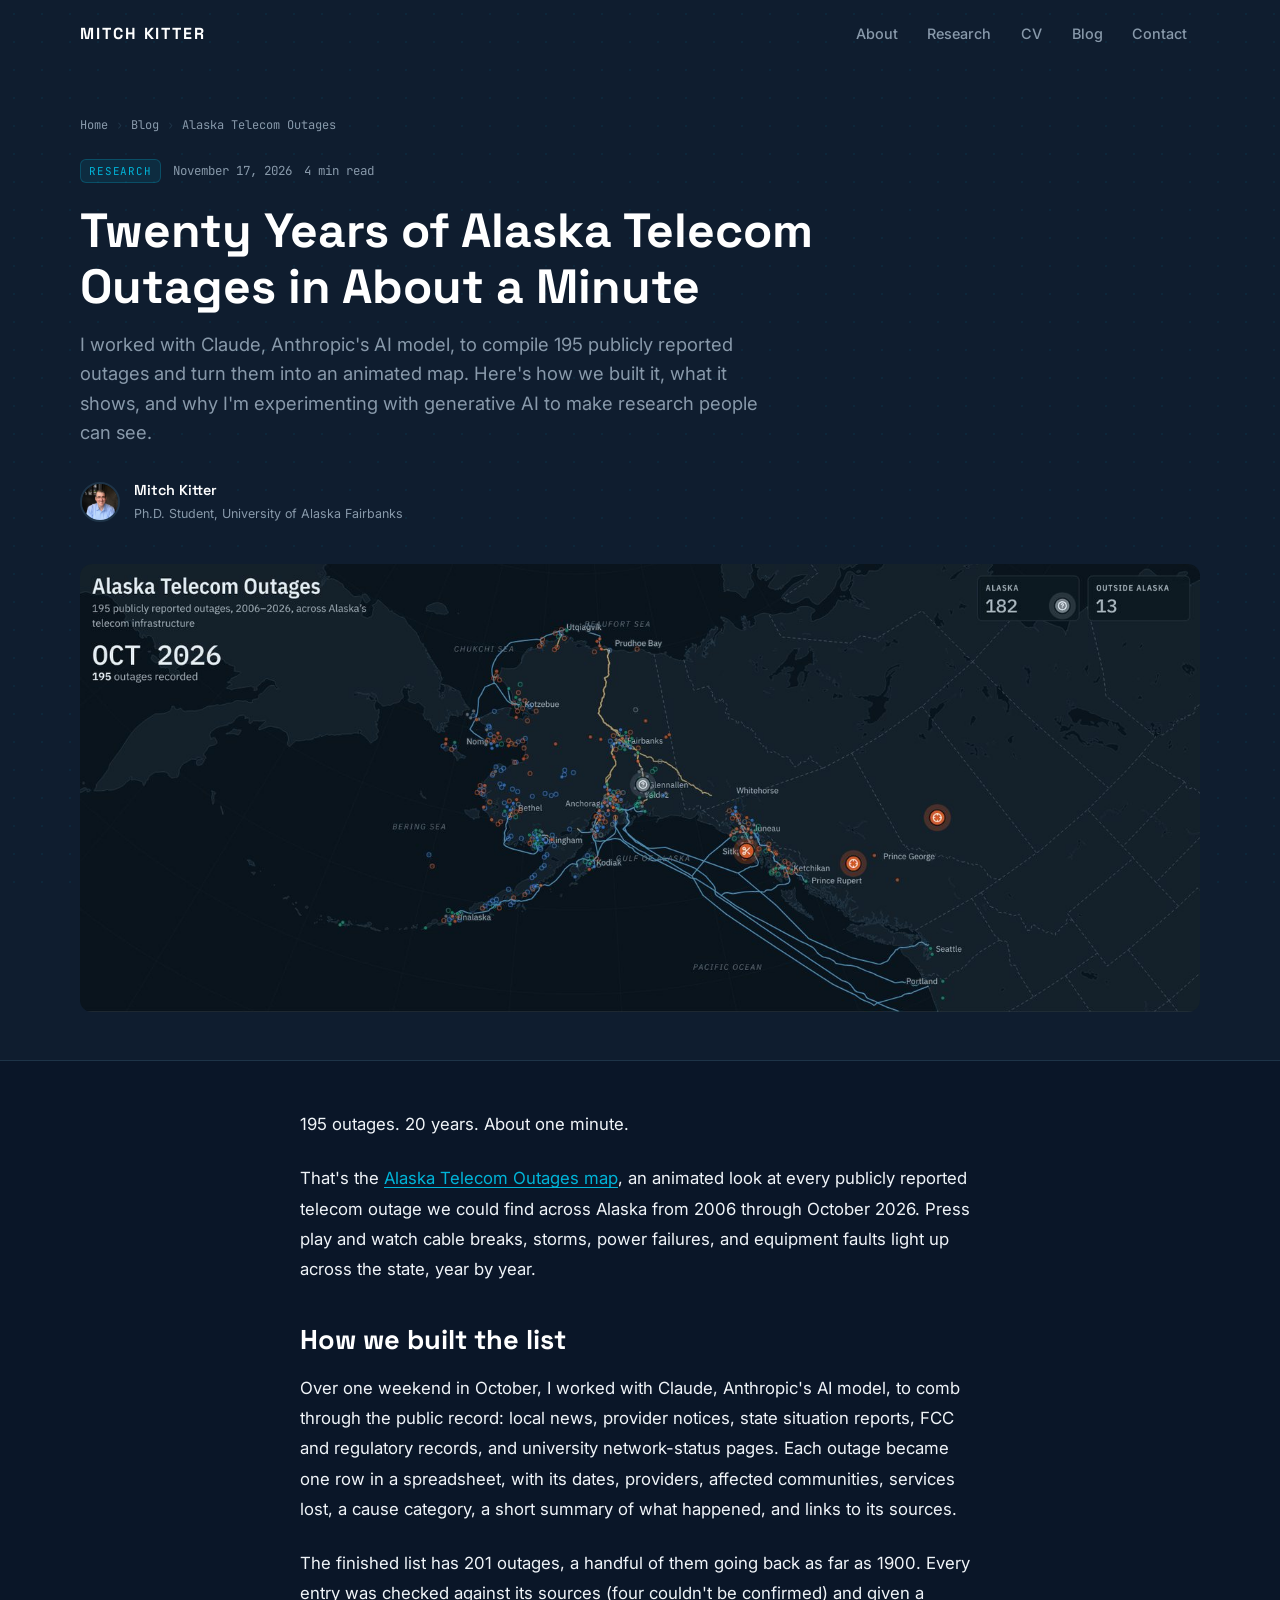
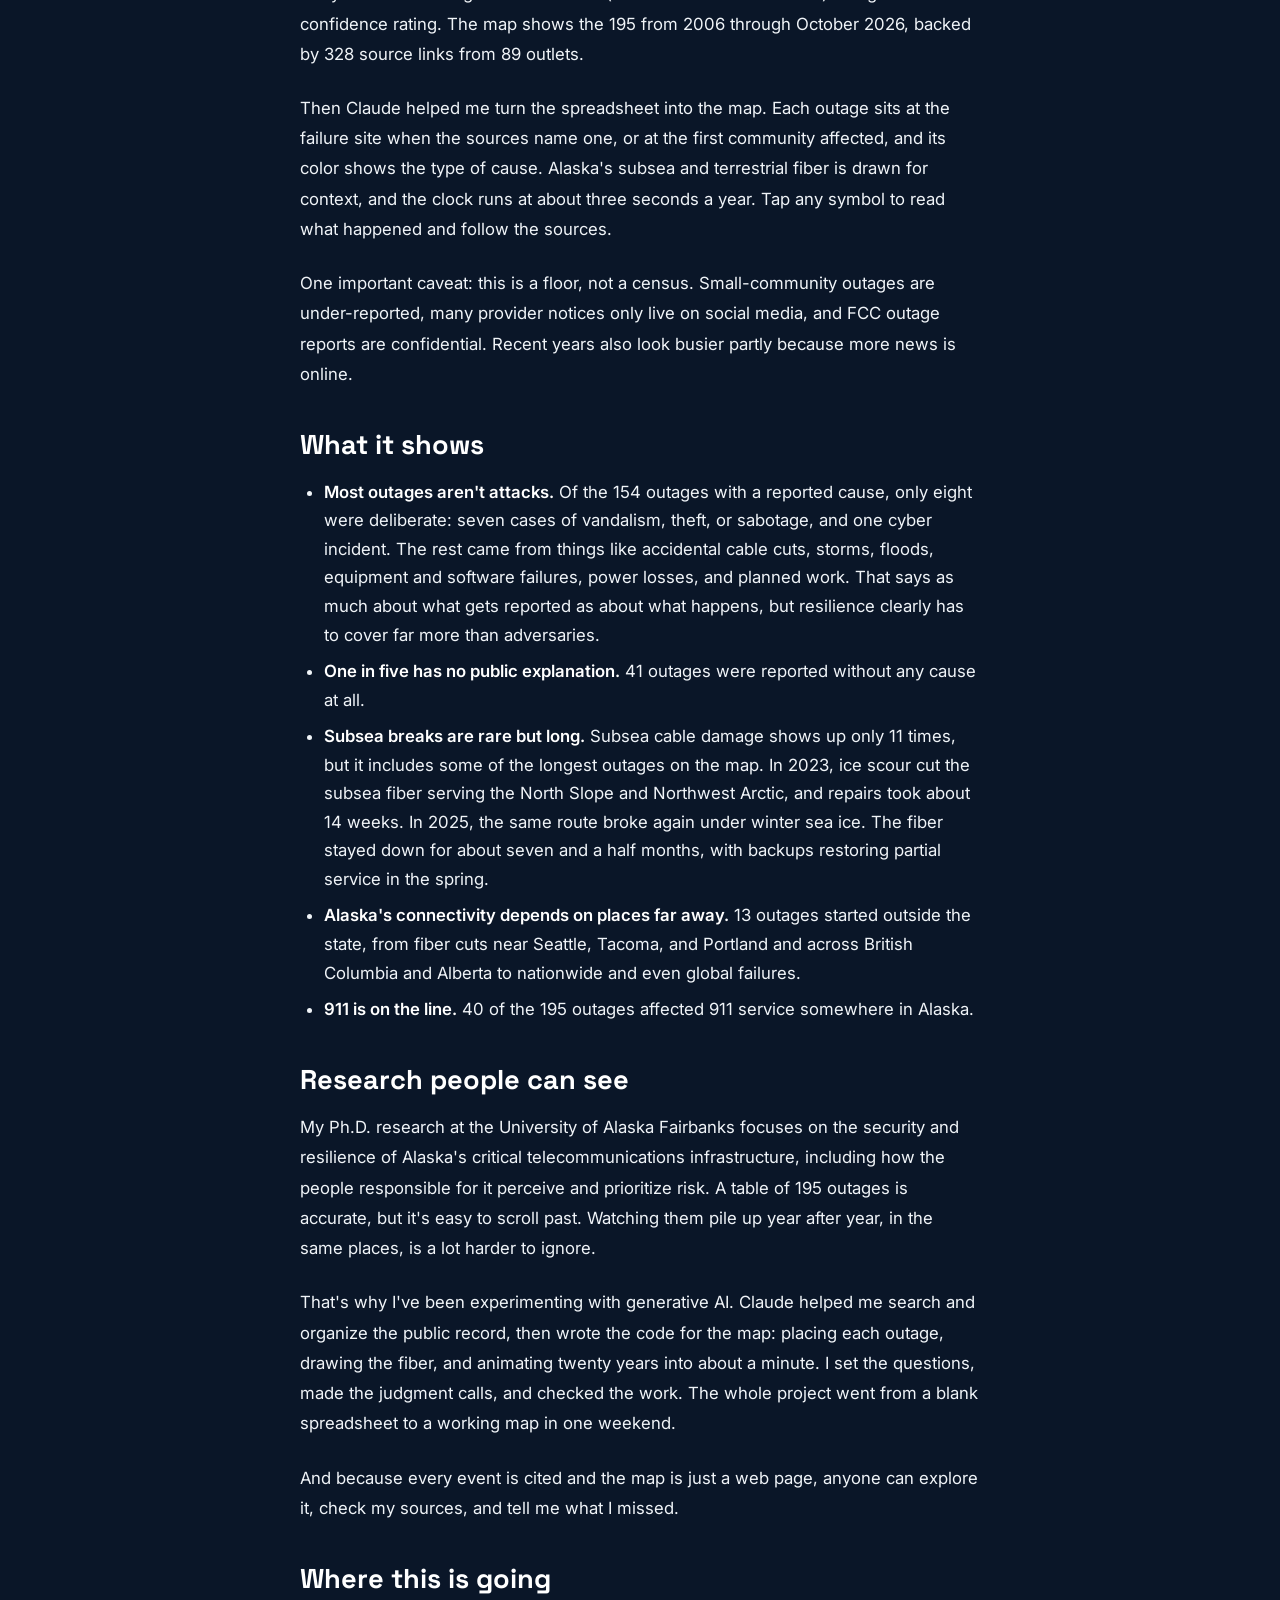
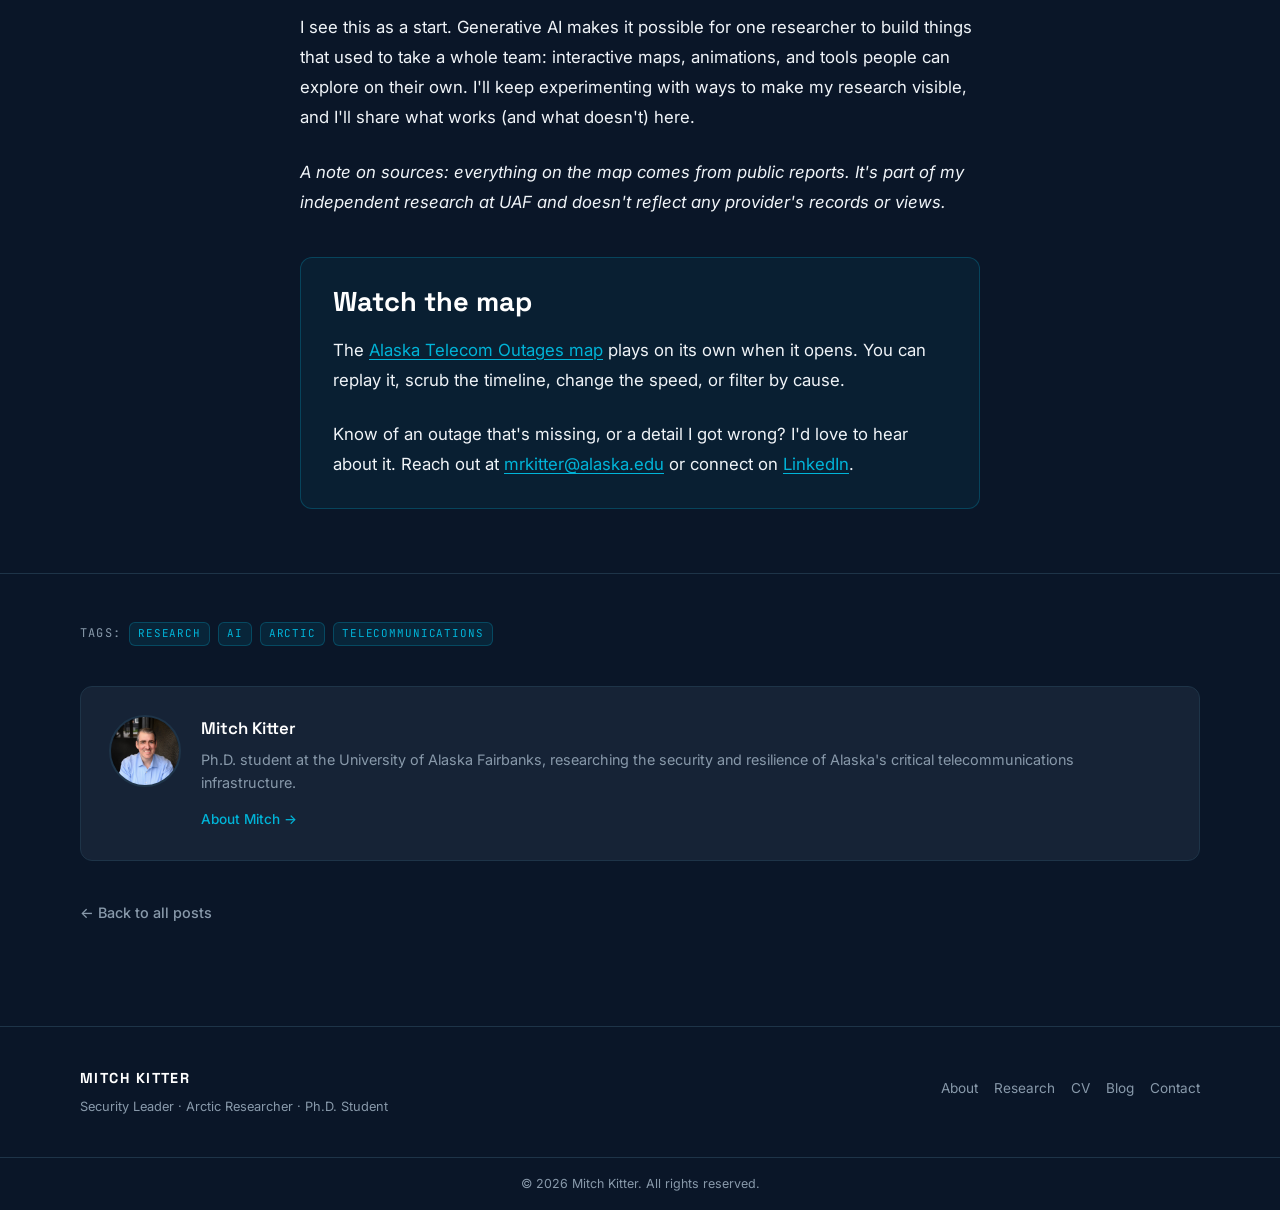
<file: blog/alaska-telecom-outages-map.html>
<!DOCTYPE html>
<html lang="en">
<head>
  <meta charset="UTF-8" />
  <meta name="viewport" content="width=device-width, initial-scale=1.0" />

  <title>Twenty Years of Alaska Telecom Outages in About a Minute | Mitch Kitter</title>
  <meta name="description" content="I worked with Claude to compile 195 publicly reported Alaska telecom outages and turn them into an animated map. Here's how we built it, what it shows, and why I'm experimenting with generative AI to make research people can see." />
  <link rel="canonical" href="https://mrkitter.github.io/Mitchkitter.com/blog/alaska-telecom-outages-map.html" />

  <!-- Open Graph -->
  <meta property="og:type" content="article" />
  <meta property="og:url" content="https://mrkitter.github.io/Mitchkitter.com/blog/alaska-telecom-outages-map.html" />
  <meta property="og:title" content="Twenty Years of Alaska Telecom Outages in About a Minute" />
  <meta property="og:description" content="I worked with Claude to compile 195 publicly reported Alaska telecom outages and turn them into an animated map. Here's how we built it, what it shows, and why I'm experimenting with generative AI to make research people can see." />
  <meta property="og:image" content="https://mrkitter.github.io/Mitchkitter.com/assets/images/og-alaska-telecom-outages.jpg" />
  <meta property="article:author" content="Mitch Kitter" />
  <meta property="article:published_time" content="2026-11-17" />

  <!-- Favicon -->
  <link rel="icon" type="image/svg+xml" href="../assets/images/favicon.svg" />
  <link rel="icon" type="image/png" href="../assets/images/favicon.png" />
  <link rel="apple-touch-icon" href="../assets/images/apple-touch-icon.png" />

  <!-- Fonts -->
  <link rel="preconnect" href="https://fonts.googleapis.com" />
  <link rel="preconnect" href="https://fonts.gstatic.com" crossorigin />
  <link href="https://fonts.googleapis.com/css2?family=Space+Grotesk:wght@400;500;600;700&family=Inter:wght@400;500;600&family=JetBrains+Mono:wght@400;500&display=swap" rel="stylesheet" />

  <link rel="stylesheet" href="../css/style.css" />
  <link rel="stylesheet" href="../css/blog.css?v=2" />
</head>
<body>

  <!-- NAVIGATION -->
  <header class="site-header scrolled" id="site-header" role="banner">
    <nav class="nav-container" aria-label="Main navigation">
      <a href="../index.html" class="nav-wordmark">MITCH KITTER</a>
      <ul class="nav-links" role="list">
        <li><a href="../index.html#about" class="nav-link">About</a></li>
        <li><a href="../index.html#research" class="nav-link">Research</a></li>
        <li><a href="../index.html#cv" class="nav-link">CV</a></li>
        <li><a href="../blog.html" class="nav-link active">Blog</a></li>
        <li><a href="../index.html#contact" class="nav-link">Contact</a></li>
      </ul>
      <button class="nav-hamburger" id="nav-hamburger" aria-label="Open navigation menu" aria-expanded="false" aria-controls="mobile-menu">
        <span class="hamburger-bar"></span>
        <span class="hamburger-bar"></span>
        <span class="hamburger-bar"></span>
      </button>
    </nav>
    <div class="mobile-menu" id="mobile-menu" aria-hidden="true" role="dialog" aria-label="Mobile navigation">
      <button class="mobile-menu-close" id="mobile-menu-close" aria-label="Close navigation menu">&times;</button>
      <ul class="mobile-nav-links" role="list">
        <li><a href="../index.html#about" class="mobile-nav-link">About</a></li>
        <li><a href="../index.html#research" class="mobile-nav-link">Research</a></li>
        <li><a href="../index.html#cv" class="mobile-nav-link">CV</a></li>
        <li><a href="../blog.html" class="mobile-nav-link">Blog</a></li>
        <li><a href="../index.html#contact" class="mobile-nav-link">Contact</a></li>
      </ul>
    </div>
  </header>

  <main>
    <article class="post-page" itemscope itemtype="https://schema.org/BlogPosting">

      <!-- POST HEADER -->
      <header class="post-header">
        <div class="container">
          <nav class="breadcrumb" aria-label="Breadcrumb">
            <a href="../index.html">Home</a>
            <span aria-hidden="true">›</span>
            <a href="../blog.html">Blog</a>
            <span aria-hidden="true">›</span>
            <span aria-current="page">Alaska Telecom Outages</span>
          </nav>

          <div class="post-meta">
            <span class="blog-tag">Research</span>
            <time datetime="2026-11-17" itemprop="datePublished">November 17, 2026</time>
            <span class="read-time">4 min read</span>
          </div>

          <h1 class="post-title" itemprop="headline">Twenty Years of Alaska Telecom Outages in About a Minute</h1>

          <p class="post-subtitle">I worked with Claude, Anthropic's AI model, to compile 195 publicly reported outages and turn them into an animated map. Here's how we built it, what it shows, and why I'm experimenting with generative AI to make research people can see.</p>

          <!-- Author -->
          <div class="post-author" itemprop="author" itemscope itemtype="https://schema.org/Person">
            <img
              src="../assets/images/headshot.jpg"
              alt="Mitch Kitter"
              class="author-avatar"
              width="40"
              height="40"
              itemprop="image"
            />
            <div>
              <span class="author-name" itemprop="name">Mitch Kitter</span>
              <span class="author-title">Ph.D. Student, University of Alaska Fairbanks</span>
            </div>
          </div>

          <div class="post-hero-image">
            <a href="../alaska-telecom-outages/" aria-label="Open the animated Alaska Telecom Outages map">
              <img src="../assets/images/alaska-telecom-outages-hero.jpg" alt="Dark map of Alaska with its subsea and terrestrial fiber routes, marked with 195 telecom outages from 2006 to October 2026, colored by cause." width="1600" height="640" itemprop="image" />
            </a>
          </div>
        </div>
      </header>

      <!-- POST BODY -->
      <div class="post-body container" itemprop="articleBody">

        <p>195 outages. 20 years. About one minute.</p>

        <p>That's the <a href="../alaska-telecom-outages/">Alaska Telecom Outages map</a>, an animated look at every publicly reported telecom outage we could find across Alaska from 2006 through October 2026. Press play and watch cable breaks, storms, power failures, and equipment faults light up across the state, year by year.</p>

        <h2>How we built the list</h2>

        <p>Over one weekend in October, I worked with Claude, Anthropic's AI model, to comb through the public record: local news, provider notices, state situation reports, FCC and regulatory records, and university network-status pages. Each outage became one row in a spreadsheet, with its dates, providers, affected communities, services lost, a cause category, a short summary of what happened, and links to its sources.</p>

        <p>The finished list has 201 outages, a handful of them going back as far as 1900. Every entry was checked against its sources (four couldn't be confirmed) and given a confidence rating. The map shows the 195 from 2006 through October 2026, backed by 328 source links from 89 outlets.</p>

        <p>Then Claude helped me turn the spreadsheet into the map. Each outage sits at the failure site when the sources name one, or at the first community affected, and its color shows the type of cause. Alaska's subsea and terrestrial fiber is drawn for context, and the clock runs at about three seconds a year. Tap any symbol to read what happened and follow the sources.</p>

        <p>One important caveat: this is a floor, not a census. Small-community outages are under-reported, many provider notices only live on social media, and FCC outage reports are confidential. Recent years also look busier partly because more news is online.</p>

        <h2>What it shows</h2>

        <ul>
          <li><strong>Most outages aren't attacks.</strong> Of the 154 outages with a reported cause, only eight were deliberate: seven cases of vandalism, theft, or sabotage, and one cyber incident. The rest came from things like accidental cable cuts, storms, floods, equipment and software failures, power losses, and planned work. That says as much about what gets reported as about what happens, but resilience clearly has to cover far more than adversaries.</li>
          <li><strong>One in five has no public explanation.</strong> 41 outages were reported without any cause at all.</li>
          <li><strong>Subsea breaks are rare but long.</strong> Subsea cable damage shows up only 11 times, but it includes some of the longest outages on the map. In 2023, ice scour cut the subsea fiber serving the North Slope and Northwest Arctic, and repairs took about 14 weeks. In 2025, the same route broke again under winter sea ice. The fiber stayed down for about seven and a half months, with backups restoring partial service in the spring.</li>
          <li><strong>Alaska's connectivity depends on places far away.</strong> 13 outages started outside the state, from fiber cuts near Seattle, Tacoma, and Portland and across British Columbia and Alberta to nationwide and even global failures.</li>
          <li><strong>911 is on the line.</strong> 40 of the 195 outages affected 911 service somewhere in Alaska.</li>
        </ul>

        <h2>Research people can see</h2>

        <p>My Ph.D. research at the University of Alaska Fairbanks focuses on the security and resilience of Alaska's critical telecommunications infrastructure, including how the people responsible for it perceive and prioritize risk. A table of 195 outages is accurate, but it's easy to scroll past. Watching them pile up year after year, in the same places, is a lot harder to ignore.</p>

        <p>That's why I've been experimenting with generative AI. Claude helped me search and organize the public record, then wrote the code for the map: placing each outage, drawing the fiber, and animating twenty years into about a minute. I set the questions, made the judgment calls, and checked the work. The whole project went from a blank spreadsheet to a working map in one weekend.</p>

        <p>And because every event is cited and the map is just a web page, anyone can explore it, check my sources, and tell me what I missed.</p>

        <h2>Where this is going</h2>

        <p>I see this as a start. Generative AI makes it possible for one researcher to build things that used to take a whole team: interactive maps, animations, and tools people can explore on their own. I'll keep experimenting with ways to make my research visible, and I'll share what works (and what doesn't) here.</p>

        <p class="post-note"><em>A note on sources: everything on the map comes from public reports. It's part of my independent research at UAF and doesn't reflect any provider's records or views.</em></p>

        <div class="post-cta">
          <h2>Watch the map</h2>
          <p>The <a href="../alaska-telecom-outages/">Alaska Telecom Outages map</a> plays on its own when it opens. You can replay it, scrub the timeline, change the speed, or filter by cause.</p>
          <p>Know of an outage that's missing, or a detail I got wrong? I'd love to hear about it. Reach out at <a href="mailto:mrkitter@alaska.edu">mrkitter@alaska.edu</a> or connect on <a href="https://www.linkedin.com/in/mitchkitter/" target="_blank" rel="noopener noreferrer">LinkedIn</a>.</p>
        </div>

      </div>

      <!-- POST FOOTER -->
      <footer class="post-footer">
        <div class="container">
          <!-- Tags -->
          <div class="post-tags">
            <span class="post-tags-label">Tags:</span>
            <a href="../blog.html" class="blog-tag">Research</a>
            <a href="../blog.html" class="blog-tag">AI</a>
            <a href="../blog.html" class="blog-tag">Arctic</a>
            <a href="../blog.html" class="blog-tag">Telecommunications</a>
          </div>

          <!-- Author bio -->
          <div class="author-bio-card">
            <img
              src="../assets/images/headshot.jpg"
              alt="Mitch Kitter"
              class="author-bio-avatar"
              width="72"
              height="72"
            />
            <div class="author-bio-text">
              <span class="author-bio-name">Mitch Kitter</span>
              <p>Ph.D. student at the University of Alaska Fairbanks, researching the security and resilience of Alaska's critical telecommunications infrastructure.</p>
              <a href="../index.html#about" class="author-bio-link">About Mitch →</a>
            </div>
          </div>

          <!-- Navigation between posts -->
          <nav class="post-nav" aria-label="Post navigation">
            <a href="../blog.html" class="post-nav-back">← Back to all posts</a>
          </nav>

        </div>
      </footer>

    </article>
  </main>

  <!-- FOOTER -->
  <footer class="site-footer" role="contentinfo">
    <div class="container footer-content">
      <div class="footer-left">
        <a href="../index.html" class="footer-wordmark">MITCH KITTER</a>
        <p class="footer-tagline">Security Leader · Arctic Researcher · Ph.D. Student</p>
      </div>
      <div class="footer-right">
        <nav aria-label="Footer navigation">
          <ul class="footer-links" role="list">
            <li><a href="../index.html#about">About</a></li>
            <li><a href="../index.html#research">Research</a></li>
            <li><a href="../index.html#cv">CV</a></li>
            <li><a href="../blog.html">Blog</a></li>
            <li><a href="../index.html#contact">Contact</a></li>
          </ul>
        </nav>
      </div>
    </div>
    <div class="footer-bottom">
      <div class="container">
        <p>&copy; <span id="current-year">2026</span> Mitch Kitter. All rights reserved.</p>
      </div>
    </div>
  </footer>

  <script src="../js/main.js"></script>
</body>
</html>
</file>
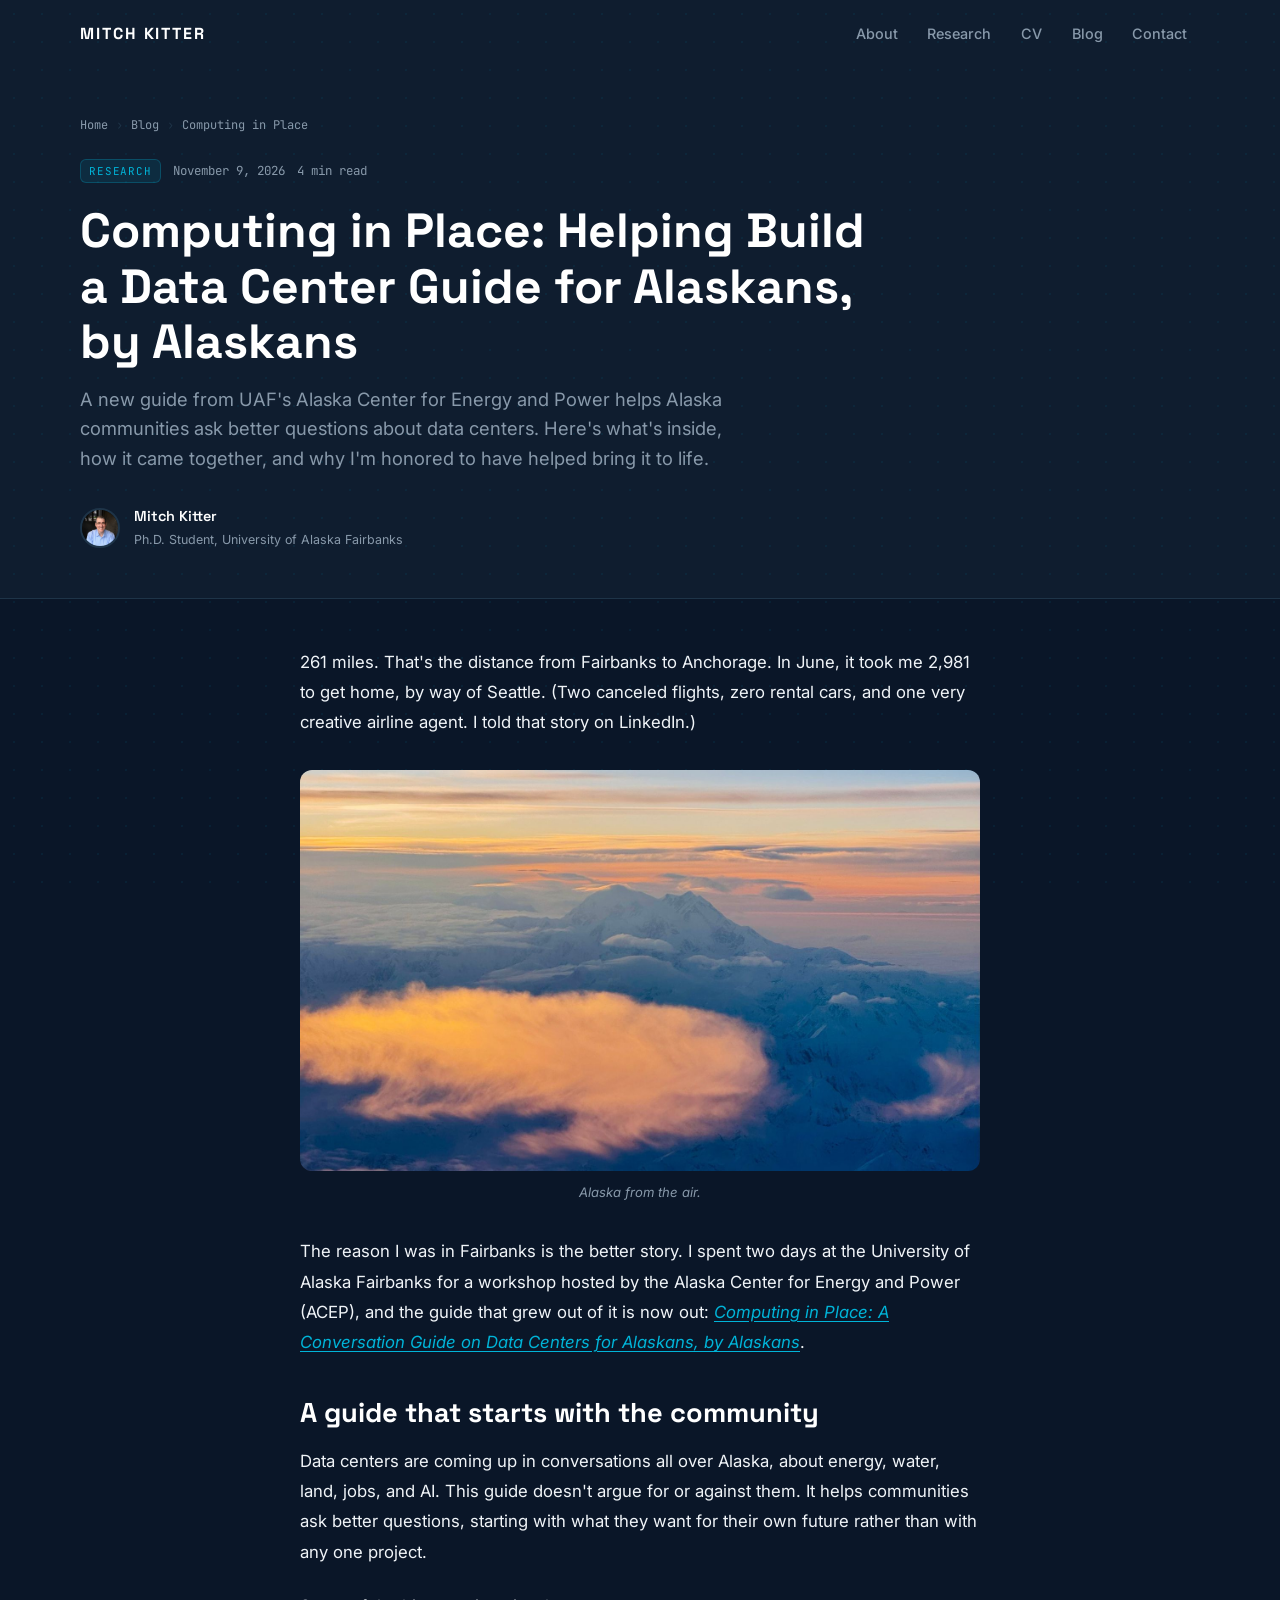
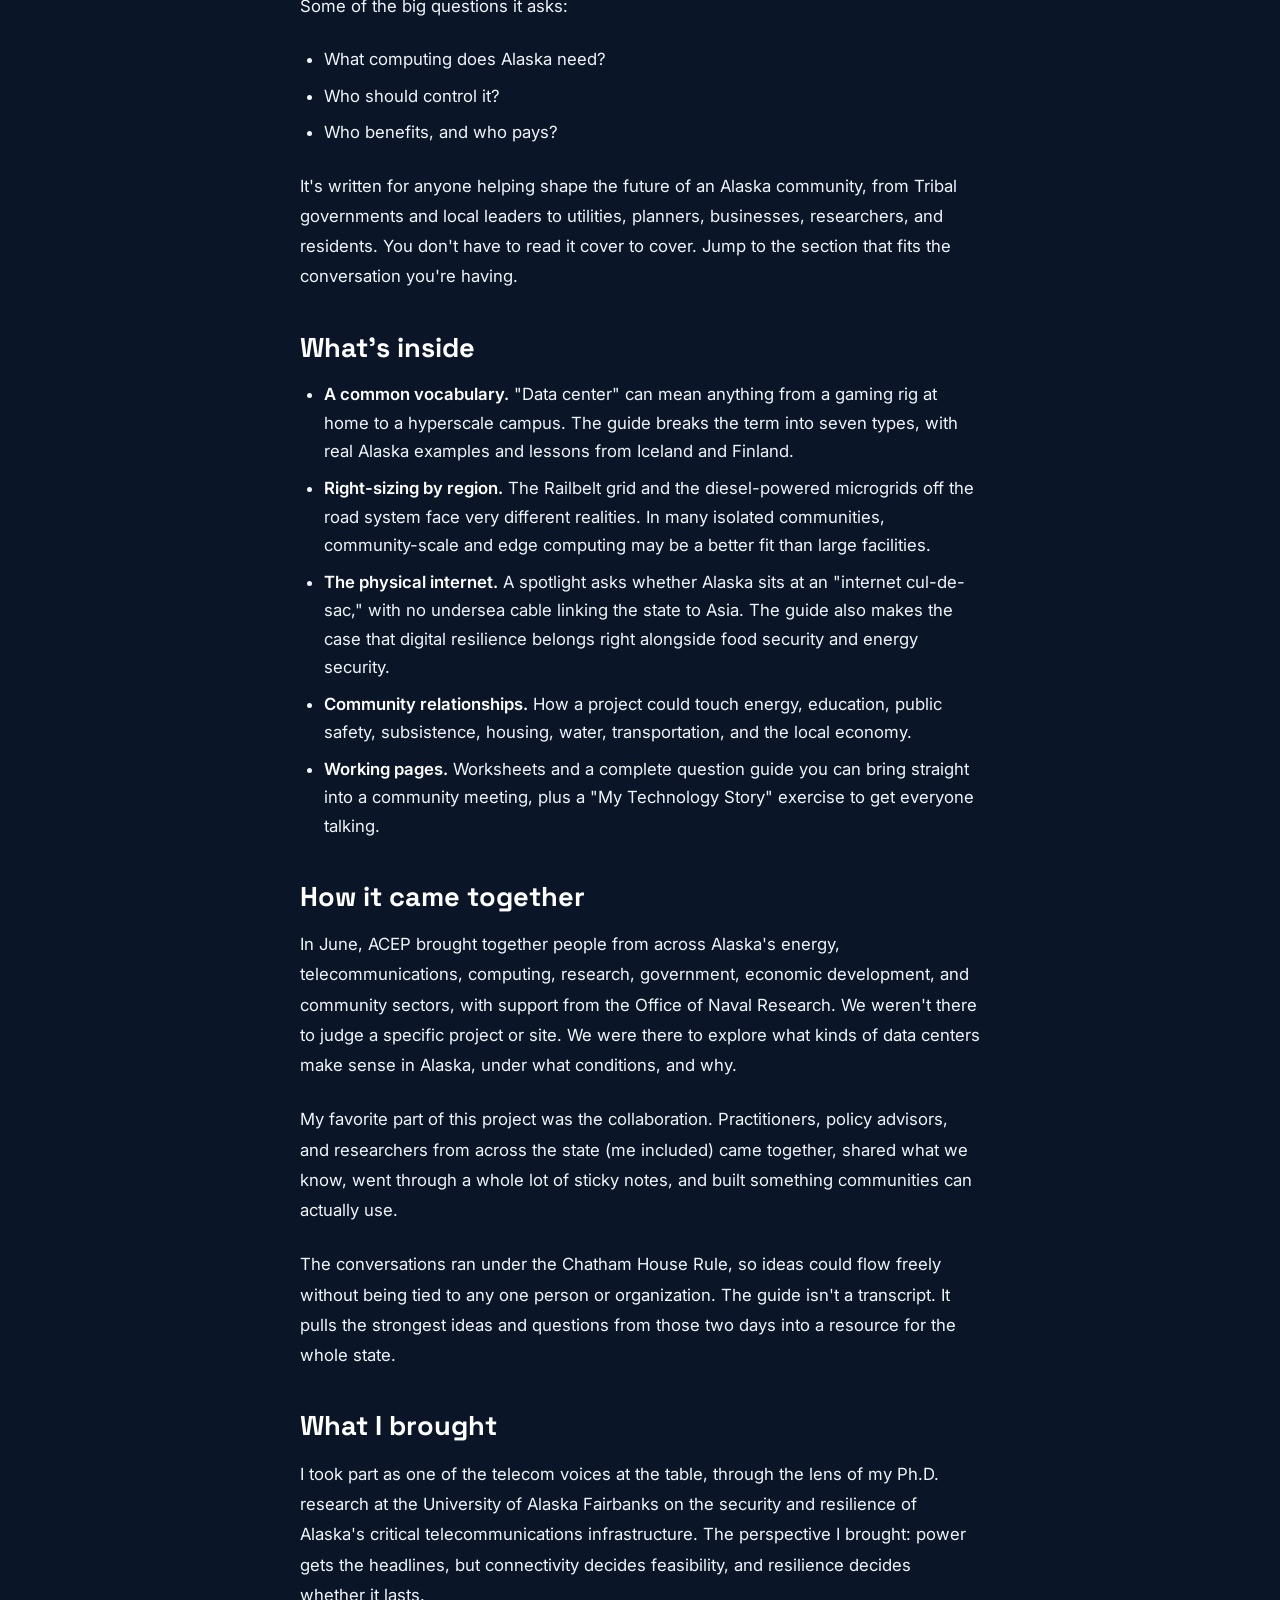
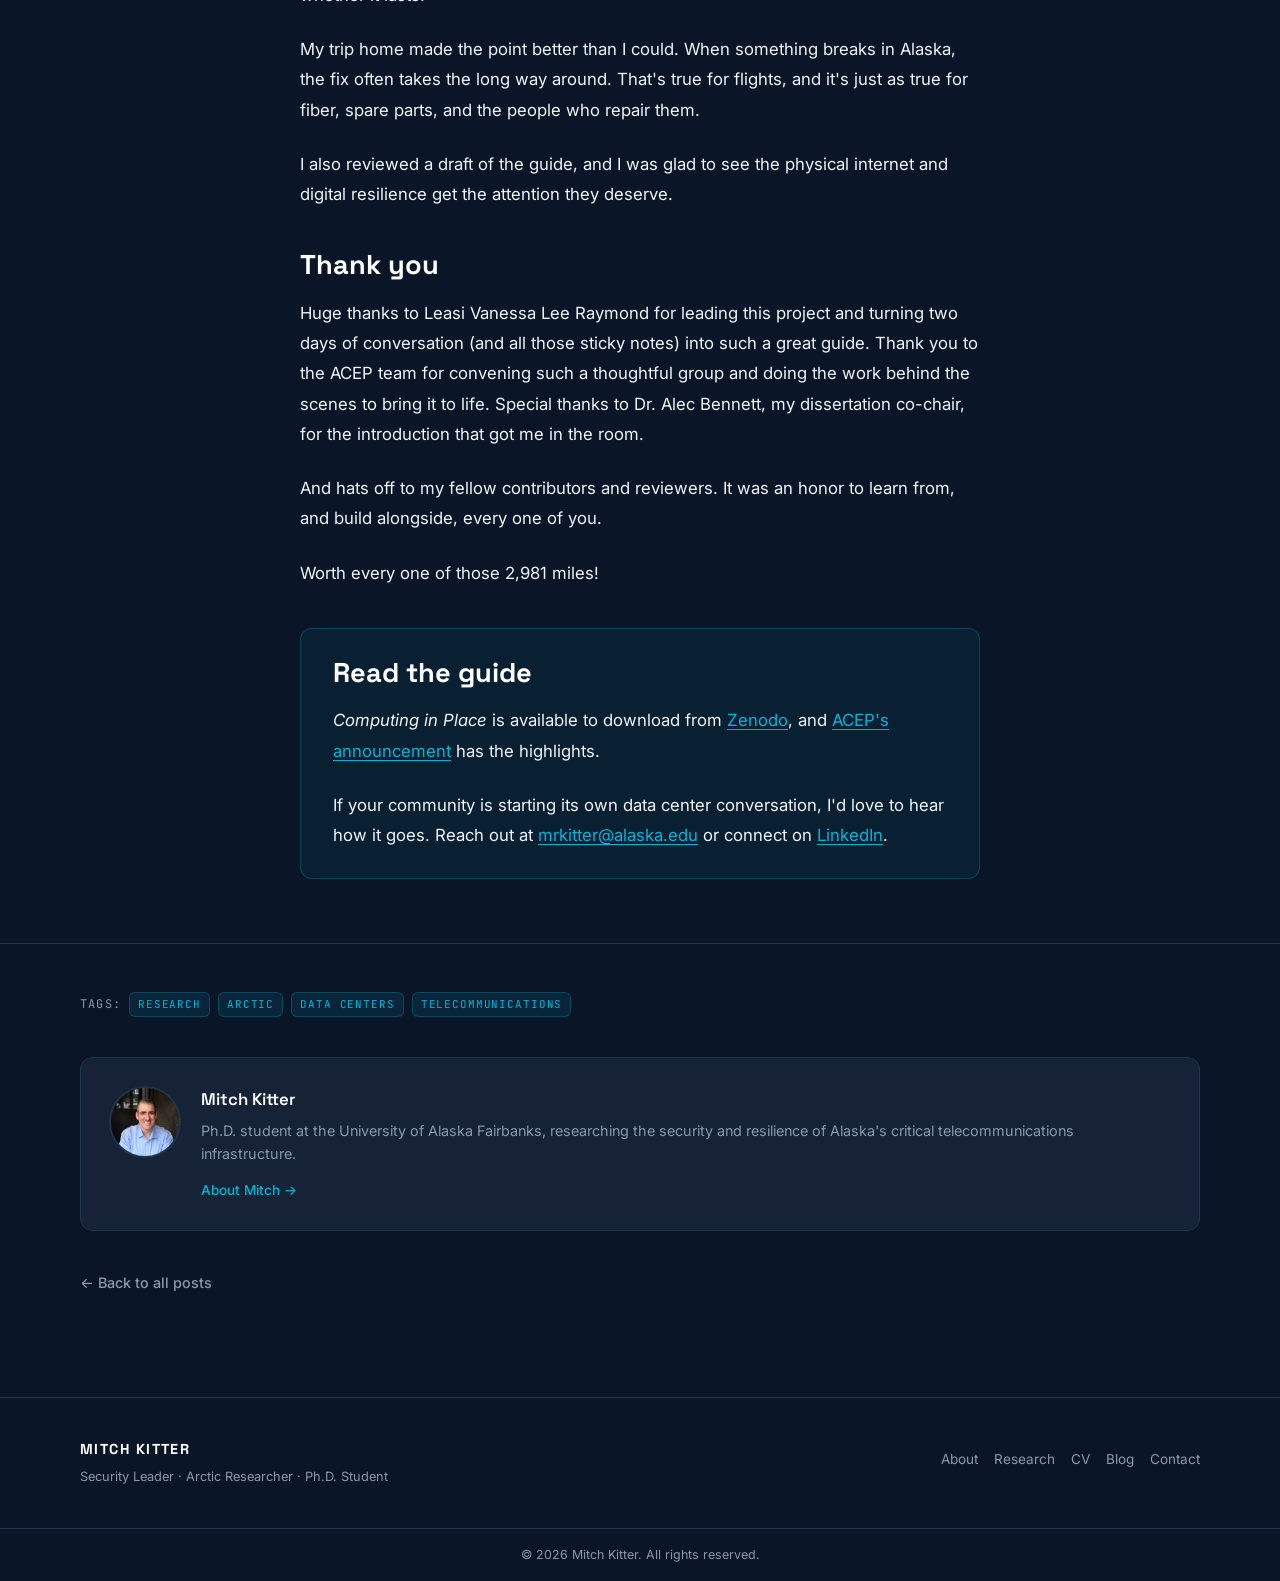
<file: blog/computing-in-place-2026.html>
<!DOCTYPE html>
<html lang="en">
<head>
  <meta charset="UTF-8" />
  <meta name="viewport" content="width=device-width, initial-scale=1.0" />

  <title>Computing in Place: Helping Build a Data Center Guide for Alaskans, by Alaskans | Mitch Kitter</title>
  <meta name="description" content="I helped build Computing in Place, ACEP's new guide to help Alaska communities ask better questions about data centers. Here's what's inside, how it came together, and who made it happen." />
  <link rel="canonical" href="https://mrkitter.github.io/Mitchkitter.com/blog/computing-in-place-2026.html" />

  <!-- Open Graph -->
  <meta property="og:type" content="article" />
  <meta property="og:url" content="https://mrkitter.github.io/Mitchkitter.com/blog/computing-in-place-2026.html" />
  <meta property="og:title" content="Computing in Place: Helping Build a Data Center Guide for Alaskans, by Alaskans" />
  <meta property="og:description" content="I helped build Computing in Place, ACEP's new guide to help Alaska communities ask better questions about data centers. Here's what's inside, how it came together, and who made it happen." />
  <meta property="og:image" content="https://mrkitter.github.io/Mitchkitter.com/assets/images/og-computing-in-place-2026.jpg" />
  <meta property="article:author" content="Mitch Kitter" />
  <meta property="article:published_time" content="2026-11-09" />

  <!-- Favicon -->
  <link rel="icon" type="image/svg+xml" href="../assets/images/favicon.svg" />
  <link rel="icon" type="image/png" href="../assets/images/favicon.png" />
  <link rel="apple-touch-icon" href="../assets/images/apple-touch-icon.png" />

  <!-- Fonts -->
  <link rel="preconnect" href="https://fonts.googleapis.com" />
  <link rel="preconnect" href="https://fonts.gstatic.com" crossorigin />
  <link href="https://fonts.googleapis.com/css2?family=Space+Grotesk:wght@400;500;600;700&family=Inter:wght@400;500;600&family=JetBrains+Mono:wght@400;500&display=swap" rel="stylesheet" />

  <link rel="stylesheet" href="../css/style.css" />
  <link rel="stylesheet" href="../css/blog.css?v=2" />
</head>
<body>

  <!-- NAVIGATION -->
  <header class="site-header scrolled" id="site-header" role="banner">
    <nav class="nav-container" aria-label="Main navigation">
      <a href="../index.html" class="nav-wordmark">MITCH KITTER</a>
      <ul class="nav-links" role="list">
        <li><a href="../index.html#about" class="nav-link">About</a></li>
        <li><a href="../index.html#research" class="nav-link">Research</a></li>
        <li><a href="../index.html#cv" class="nav-link">CV</a></li>
        <li><a href="../blog.html" class="nav-link active">Blog</a></li>
        <li><a href="../index.html#contact" class="nav-link">Contact</a></li>
      </ul>
      <button class="nav-hamburger" id="nav-hamburger" aria-label="Open navigation menu" aria-expanded="false" aria-controls="mobile-menu">
        <span class="hamburger-bar"></span>
        <span class="hamburger-bar"></span>
        <span class="hamburger-bar"></span>
      </button>
    </nav>
    <div class="mobile-menu" id="mobile-menu" aria-hidden="true" role="dialog" aria-label="Mobile navigation">
      <button class="mobile-menu-close" id="mobile-menu-close" aria-label="Close navigation menu">&times;</button>
      <ul class="mobile-nav-links" role="list">
        <li><a href="../index.html#about" class="mobile-nav-link">About</a></li>
        <li><a href="../index.html#research" class="mobile-nav-link">Research</a></li>
        <li><a href="../index.html#cv" class="mobile-nav-link">CV</a></li>
        <li><a href="../blog.html" class="mobile-nav-link">Blog</a></li>
        <li><a href="../index.html#contact" class="mobile-nav-link">Contact</a></li>
      </ul>
    </div>
  </header>

  <main>
    <article class="post-page" itemscope itemtype="https://schema.org/BlogPosting">

      <!-- POST HEADER -->
      <header class="post-header">
        <div class="container">
          <nav class="breadcrumb" aria-label="Breadcrumb">
            <a href="../index.html">Home</a>
            <span aria-hidden="true">›</span>
            <a href="../blog.html">Blog</a>
            <span aria-hidden="true">›</span>
            <span aria-current="page">Computing in Place</span>
          </nav>

          <div class="post-meta">
            <span class="blog-tag">Research</span>
            <time datetime="2026-11-09" itemprop="datePublished">November 9, 2026</time>
            <span class="read-time">4 min read</span>
          </div>

          <h1 class="post-title" itemprop="headline">Computing in Place: Helping Build a Data Center Guide for Alaskans, by Alaskans</h1>

          <p class="post-subtitle">A new guide from UAF's Alaska Center for Energy and Power helps Alaska communities ask better questions about data centers. Here's what's inside, how it came together, and why I'm honored to have helped bring it to life.</p>

          <!-- Author -->
          <div class="post-author" itemprop="author" itemscope itemtype="https://schema.org/Person">
            <img
              src="../assets/images/headshot.jpg"
              alt="Mitch Kitter"
              class="author-avatar"
              width="40"
              height="40"
              itemprop="image"
            />
            <div>
              <span class="author-name" itemprop="name">Mitch Kitter</span>
              <span class="author-title">Ph.D. Student, University of Alaska Fairbanks</span>
            </div>
          </div>
        </div>
      </header>

      <!-- POST BODY -->
      <div class="post-body container" itemprop="articleBody">

        <p>261 miles. That's the distance from Fairbanks to Anchorage. In June, it took me 2,981 to get home, by way of Seattle. (Two canceled flights, zero rental cars, and one very creative airline agent. I told that story on LinkedIn.)</p>

        <figure>
          <img src="../assets/images/computing-in-place-2026-flight.jpg" alt="A snow-covered mountain rising above clouds lit orange and gold at sunset, seen from an airplane." width="1600" height="945" loading="lazy" />
          <figcaption>Alaska from the air.</figcaption>
        </figure>

        <p>The reason I was in Fairbanks is the better story. I spent two days at the University of Alaska Fairbanks for a workshop hosted by the Alaska Center for Energy and Power (ACEP), and the guide that grew out of it is now out: <a href="https://zenodo.org/records/23175112" target="_blank" rel="noopener noreferrer"><em>Computing in Place: A Conversation Guide on Data Centers for Alaskans, by Alaskans</em></a>.</p>

        <h2>A guide that starts with the community</h2>

        <p>Data centers are coming up in conversations all over Alaska, about energy, water, land, jobs, and AI. This guide doesn't argue for or against them. It helps communities ask better questions, starting with what they want for their own future rather than with any one project.</p>

        <p>Some of the big questions it asks:</p>

        <ul>
          <li>What computing does Alaska need?</li>
          <li>Who should control it?</li>
          <li>Who benefits, and who pays?</li>
        </ul>

        <p>It's written for anyone helping shape the future of an Alaska community, from Tribal governments and local leaders to utilities, planners, businesses, researchers, and residents. You don't have to read it cover to cover. Jump to the section that fits the conversation you're having.</p>

        <h2>What's inside</h2>

        <ul>
          <li><strong>A common vocabulary.</strong> "Data center" can mean anything from a gaming rig at home to a hyperscale campus. The guide breaks the term into seven types, with real Alaska examples and lessons from Iceland and Finland.</li>
          <li><strong>Right-sizing by region.</strong> The Railbelt grid and the diesel-powered microgrids off the road system face very different realities. In many isolated communities, community-scale and edge computing may be a better fit than large facilities.</li>
          <li><strong>The physical internet.</strong> A spotlight asks whether Alaska sits at an "internet cul-de-sac," with no undersea cable linking the state to Asia. The guide also makes the case that digital resilience belongs right alongside food security and energy security.</li>
          <li><strong>Community relationships.</strong> How a project could touch energy, education, public safety, subsistence, housing, water, transportation, and the local economy.</li>
          <li><strong>Working pages.</strong> Worksheets and a complete question guide you can bring straight into a community meeting, plus a "My Technology Story" exercise to get everyone talking.</li>
        </ul>

        <h2>How it came together</h2>

        <p>In June, ACEP brought together people from across Alaska's energy, telecommunications, computing, research, government, economic development, and community sectors, with support from the Office of Naval Research. We weren't there to judge a specific project or site. We were there to explore what kinds of data centers make sense in Alaska, under what conditions, and why.</p>

        <p>My favorite part of this project was the collaboration. Practitioners, policy advisors, and researchers from across the state (me included) came together, shared what we know, went through a whole lot of sticky notes, and built something communities can actually use.</p>

        <p>The conversations ran under the Chatham House Rule, so ideas could flow freely without being tied to any one person or organization. The guide isn't a transcript. It pulls the strongest ideas and questions from those two days into a resource for the whole state.</p>

        <h2>What I brought</h2>

        <p>I took part as one of the telecom voices at the table, through the lens of my Ph.D. research at the University of Alaska Fairbanks on the security and resilience of Alaska's critical telecommunications infrastructure. The perspective I brought: power gets the headlines, but connectivity decides feasibility, and resilience decides whether it lasts.</p>

        <p>My trip home made the point better than I could. When something breaks in Alaska, the fix often takes the long way around. That's true for flights, and it's just as true for fiber, spare parts, and the people who repair them.</p>

        <p>I also reviewed a draft of the guide, and I was glad to see the physical internet and digital resilience get the attention they deserve.</p>

        <h2>Thank you</h2>

        <p>Huge thanks to Leasi Vanessa Lee Raymond for leading this project and turning two days of conversation (and all those sticky notes) into such a great guide. Thank you to the ACEP team for convening such a thoughtful group and doing the work behind the scenes to bring it to life. Special thanks to Dr. Alec Bennett, my dissertation co-chair, for the introduction that got me in the room.</p>

        <p>And hats off to my fellow contributors and reviewers. It was an honor to learn from, and build alongside, every one of you.</p>

        <p>Worth every one of those 2,981 miles!</p>

        <div class="post-cta">
          <h2>Read the guide</h2>
          <p><em>Computing in Place</em> is available to download from <a href="https://zenodo.org/records/23175112" target="_blank" rel="noopener noreferrer">Zenodo</a>, and <a href="https://www.uaf.edu/acep/news/2026/new-guide-helps-alaskans-shape-data-center-conversations.php" target="_blank" rel="noopener noreferrer">ACEP's announcement</a> has the highlights.</p>
          <p>If your community is starting its own data center conversation, I'd love to hear how it goes. Reach out at <a href="mailto:mrkitter@alaska.edu">mrkitter@alaska.edu</a> or connect on <a href="https://www.linkedin.com/in/mitchkitter/" target="_blank" rel="noopener noreferrer">LinkedIn</a>.</p>
        </div>

      </div>

      <!-- POST FOOTER -->
      <footer class="post-footer">
        <div class="container">
          <!-- Tags -->
          <div class="post-tags">
            <span class="post-tags-label">Tags:</span>
            <a href="../blog.html" class="blog-tag">Research</a>
            <a href="../blog.html" class="blog-tag">Arctic</a>
            <a href="../blog.html" class="blog-tag">Data Centers</a>
            <a href="../blog.html" class="blog-tag">Telecommunications</a>
          </div>

          <!-- Author bio -->
          <div class="author-bio-card">
            <img
              src="../assets/images/headshot.jpg"
              alt="Mitch Kitter"
              class="author-bio-avatar"
              width="72"
              height="72"
            />
            <div class="author-bio-text">
              <span class="author-bio-name">Mitch Kitter</span>
              <p>Ph.D. student at the University of Alaska Fairbanks, researching the security and resilience of Alaska's critical telecommunications infrastructure.</p>
              <a href="../index.html#about" class="author-bio-link">About Mitch →</a>
            </div>
          </div>

          <!-- Navigation between posts -->
          <nav class="post-nav" aria-label="Post navigation">
            <a href="../blog.html" class="post-nav-back">← Back to all posts</a>
          </nav>

        </div>
      </footer>

    </article>
  </main>

  <!-- FOOTER -->
  <footer class="site-footer" role="contentinfo">
    <div class="container footer-content">
      <div class="footer-left">
        <a href="../index.html" class="footer-wordmark">MITCH KITTER</a>
        <p class="footer-tagline">Security Leader · Arctic Researcher · Ph.D. Student</p>
      </div>
      <div class="footer-right">
        <nav aria-label="Footer navigation">
          <ul class="footer-links" role="list">
            <li><a href="../index.html#about">About</a></li>
            <li><a href="../index.html#research">Research</a></li>
            <li><a href="../index.html#cv">CV</a></li>
            <li><a href="../blog.html">Blog</a></li>
            <li><a href="../index.html#contact">Contact</a></li>
          </ul>
        </nav>
      </div>
    </div>
    <div class="footer-bottom">
      <div class="container">
        <p>&copy; <span id="current-year">2026</span> Mitch Kitter. All rights reserved.</p>
      </div>
    </div>
  </footer>

  <script src="../js/main.js"></script>
</body>
</html>
</file>
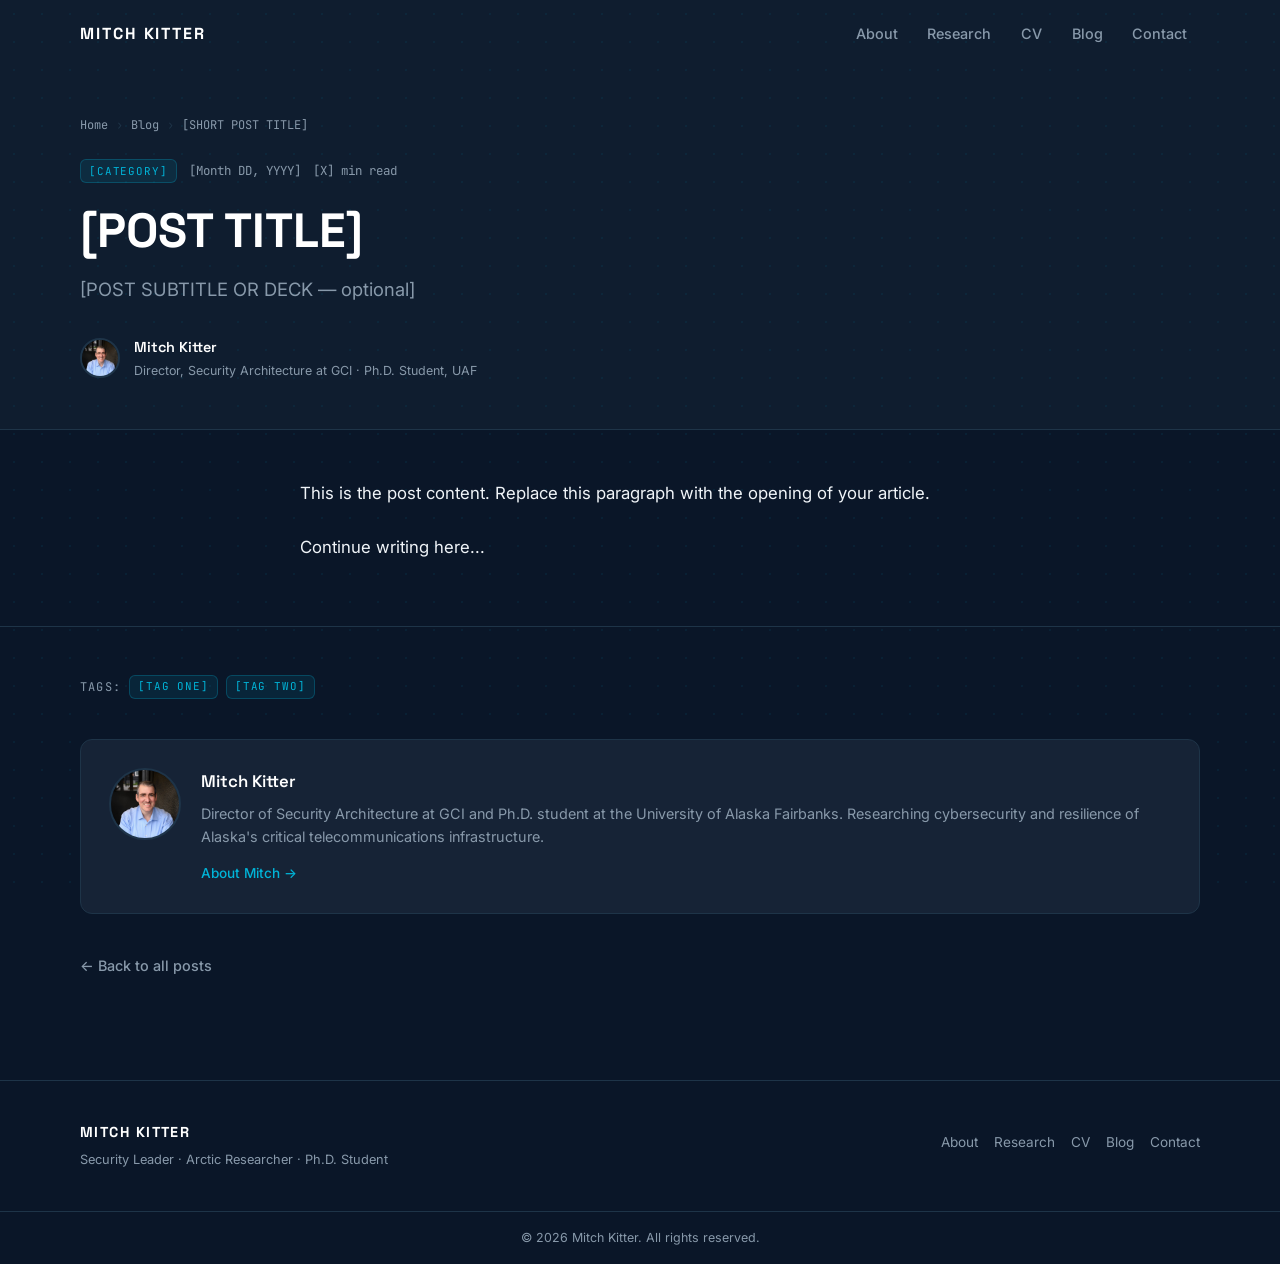
<file: blog/post-template.html>
<!DOCTYPE html>
<html lang="en">
<head>
  <meta charset="UTF-8" />
  <meta name="viewport" content="width=device-width, initial-scale=1.0" />

  <!-- PLACEHOLDER: Replace with the actual post title -->
  <title>[POST TITLE] | Mitch Kitter</title>
  <!-- PLACEHOLDER: Replace with the post's description/excerpt -->
  <meta name="description" content="[POST EXCERPT — 150-160 characters]" />
  <!-- PLACEHOLDER: Replace with actual post URL -->
  <link rel="canonical" href="https://mitchkitter.com/blog/[post-slug].html" />

  <!-- Open Graph -->
  <meta property="og:type" content="article" />
  <!-- PLACEHOLDER: Replace with actual post URL -->
  <meta property="og:url" content="https://mitchkitter.com/blog/[post-slug].html" />
  <!-- PLACEHOLDER: Replace with actual post title -->
  <meta property="og:title" content="[POST TITLE] | Mitch Kitter" />
  <!-- PLACEHOLDER: Replace with post excerpt -->
  <meta property="og:description" content="[POST EXCERPT]" />
  <!-- PLACEHOLDER: Replace with post featured image -->
  <meta property="og:image" content="https://mitchkitter.com/assets/images/[post-image].jpg" />
  <meta property="article:author" content="Mitch Kitter" />
  <!-- PLACEHOLDER: Replace with actual publish date -->
  <meta property="article:published_time" content="[YYYY-MM-DD]" />

  <!-- Favicon -->
  <link rel="icon" type="image/svg+xml" href="../assets/images/favicon.svg" />
  <link rel="icon" type="image/png" href="../assets/images/favicon.png" />
  <link rel="apple-touch-icon" href="../assets/images/apple-touch-icon.png" />

  <!-- Fonts -->
  <link rel="preconnect" href="https://fonts.googleapis.com" />
  <link rel="preconnect" href="https://fonts.gstatic.com" crossorigin />
  <link href="https://fonts.googleapis.com/css2?family=Space+Grotesk:wght@400;500;600;700&family=Inter:wght@400;500;600&family=JetBrains+Mono:wght@400;500&display=swap" rel="stylesheet" />

  <link rel="stylesheet" href="../css/style.css" />
  <link rel="stylesheet" href="../css/blog.css" />
</head>
<body>

  <!-- NAVIGATION -->
  <header class="site-header scrolled" id="site-header" role="banner">
    <nav class="nav-container" aria-label="Main navigation">
      <a href="../index.html" class="nav-wordmark">MITCH KITTER</a>
      <ul class="nav-links" role="list">
        <li><a href="../index.html#about" class="nav-link">About</a></li>
        <li><a href="../index.html#research" class="nav-link">Research</a></li>
        <li><a href="../index.html#cv" class="nav-link">CV</a></li>
        <li><a href="../blog.html" class="nav-link active">Blog</a></li>
        <li><a href="../index.html#contact" class="nav-link">Contact</a></li>
      </ul>
      <button class="nav-hamburger" id="nav-hamburger" aria-label="Open navigation menu" aria-expanded="false" aria-controls="mobile-menu">
        <span class="hamburger-bar"></span>
        <span class="hamburger-bar"></span>
        <span class="hamburger-bar"></span>
      </button>
    </nav>
    <div class="mobile-menu" id="mobile-menu" aria-hidden="true" role="dialog" aria-label="Mobile navigation">
      <button class="mobile-menu-close" id="mobile-menu-close" aria-label="Close navigation menu">&times;</button>
      <ul class="mobile-nav-links" role="list">
        <li><a href="../index.html#about" class="mobile-nav-link">About</a></li>
        <li><a href="../index.html#research" class="mobile-nav-link">Research</a></li>
        <li><a href="../index.html#cv" class="mobile-nav-link">CV</a></li>
        <li><a href="../blog.html" class="mobile-nav-link">Blog</a></li>
        <li><a href="../index.html#contact" class="mobile-nav-link">Contact</a></li>
      </ul>
    </div>
  </header>

  <main>
    <article class="post-page" itemscope itemtype="https://schema.org/BlogPosting">

      <!-- POST HEADER -->
      <header class="post-header">
        <div class="container">
          <nav class="breadcrumb" aria-label="Breadcrumb">
            <a href="../index.html">Home</a>
            <span aria-hidden="true">›</span>
            <a href="../blog.html">Blog</a>
            <span aria-hidden="true">›</span>
            <!-- PLACEHOLDER: Replace with short post title -->
            <span aria-current="page">[SHORT POST TITLE]</span>
          </nav>

          <div class="post-meta">
            <!-- PLACEHOLDER: Replace tag with the post's category -->
            <span class="blog-tag">[CATEGORY]</span>
            <!-- PLACEHOLDER: Replace datetime and display date -->
            <time datetime="[YYYY-MM-DD]" itemprop="datePublished">[Month DD, YYYY]</time>
            <!-- PLACEHOLDER: Update estimated read time -->
            <span class="read-time">[X] min read</span>
          </div>

          <!-- PLACEHOLDER: Replace with actual post title -->
          <h1 class="post-title" itemprop="headline">[POST TITLE]</h1>

          <!-- PLACEHOLDER: Replace with post subtitle/deck if applicable -->
          <p class="post-subtitle">[POST SUBTITLE OR DECK — optional]</p>

          <!-- Author -->
          <div class="post-author" itemprop="author" itemscope itemtype="https://schema.org/Person">
            
            <img
              src="../assets/images/headshot.jpg"
              alt="Mitch Kitter"
              class="author-avatar"
              width="40"
              height="40"
              itemprop="image"
            />
            <div>
              <span class="author-name" itemprop="name">Mitch Kitter</span>
              <span class="author-title">Director, Security Architecture at GCI · Ph.D. Student, UAF</span>
            </div>
          </div>
        </div>

        <!-- PLACEHOLDER: Optional hero/featured image for the post -->
        <!--
        <div class="post-hero-image">
          <img src="../assets/images/[post-image].jpg" alt="[Describe the image]" />
        </div>
        -->
      </header>

      <!-- POST BODY -->
      <div class="post-body container" itemprop="articleBody">

        <!--
          WRITING GUIDE FOR POST BODY:
          ─────────────────────────────
          Use the following HTML elements for content:

          Paragraphs:
            <p>Your paragraph text here.</p>

          Headings (use H2 for major sections, H3 for sub-sections):
            <h2>Section Heading</h2>
            <h3>Sub-section</h3>

          Blockquotes:
            <blockquote>
              <p>Quoted text here.</p>
              <cite>— Source Name</cite>
            </blockquote>

          Ordered lists:
            <ol>
              <li>First item</li>
              <li>Second item</li>
            </ol>

          Unordered lists:
            <ul>
              <li>Item one</li>
              <li>Item two</li>
            </ul>

          Inline code:
            <code>inline code here</code>

          Code blocks:
            <pre><code class="code-block">
            multi-line code here
            </code></pre>

          Images with caption:
            <figure>
              <img src="../assets/images/image-name.jpg" alt="Description" />
              <figcaption>Caption text here.</figcaption>
            </figure>

          Emphasis:
            <strong>bold text</strong>
            <em>italic text</em>

          Links:
            <a href="https://example.com">Link text</a>
        -->

        <!-- PLACEHOLDER: Replace with actual post content -->
        <p>This is the post content. Replace this paragraph with the opening of your article.</p>

        <p>Continue writing here...</p>

      </div>

      <!-- POST FOOTER -->
      <footer class="post-footer">
        <div class="container">
          <!-- Tags -->
          <div class="post-tags">
            <!-- PLACEHOLDER: Add relevant tags for this post -->
            <span class="post-tags-label">Tags:</span>
            <a href="../blog.html" class="blog-tag">[TAG ONE]</a>
            <a href="../blog.html" class="blog-tag">[TAG TWO]</a>
          </div>

          <!-- Author bio -->
          <div class="author-bio-card">
            
            <img
              src="../assets/images/headshot.jpg"
              alt="Mitch Kitter"
              class="author-bio-avatar"
              width="72"
              height="72"
            />
            <div class="author-bio-text">
              <span class="author-bio-name">Mitch Kitter</span>
              <p>Director of Security Architecture at GCI and Ph.D. student at the University of Alaska Fairbanks. Researching cybersecurity and resilience of Alaska's critical telecommunications infrastructure.</p>
              <a href="../index.html#about" class="author-bio-link">About Mitch →</a>
            </div>
          </div>

          <!-- Navigation between posts -->
          <nav class="post-nav" aria-label="Post navigation">
            <a href="../blog.html" class="post-nav-back">← Back to all posts</a>
            <!-- PLACEHOLDER: Uncomment and fill in when adjacent posts exist
            <div class="post-nav-adjacent">
              <a href="[previous-post].html" class="post-nav-prev">
                <span class="post-nav-label">Previous</span>
                <span class="post-nav-title">[Previous Post Title]</span>
              </a>
              <a href="[next-post].html" class="post-nav-next">
                <span class="post-nav-label">Next</span>
                <span class="post-nav-title">[Next Post Title]</span>
              </a>
            </div>
            -->
          </nav>

        </div>
      </footer>

    </article>
  </main>

  <!-- FOOTER -->
  <footer class="site-footer" role="contentinfo">
    <div class="container footer-content">
      <div class="footer-left">
        <a href="../index.html" class="footer-wordmark">MITCH KITTER</a>
        <p class="footer-tagline">Security Leader · Arctic Researcher · Ph.D. Student</p>
      </div>
      <div class="footer-right">
        <nav aria-label="Footer navigation">
          <ul class="footer-links" role="list">
            <li><a href="../index.html#about">About</a></li>
            <li><a href="../index.html#research">Research</a></li>
            <li><a href="../index.html#cv">CV</a></li>
            <li><a href="../blog.html">Blog</a></li>
            <li><a href="../index.html#contact">Contact</a></li>
          </ul>
        </nav>
      </div>
    </div>
    <div class="footer-bottom">
      <div class="container">
        <p>&copy; <span id="current-year">2026</span> Mitch Kitter. All rights reserved.</p>
      </div>
    </div>
  </footer>

  <script src="../js/main.js"></script>
</body>
</html>
</file>
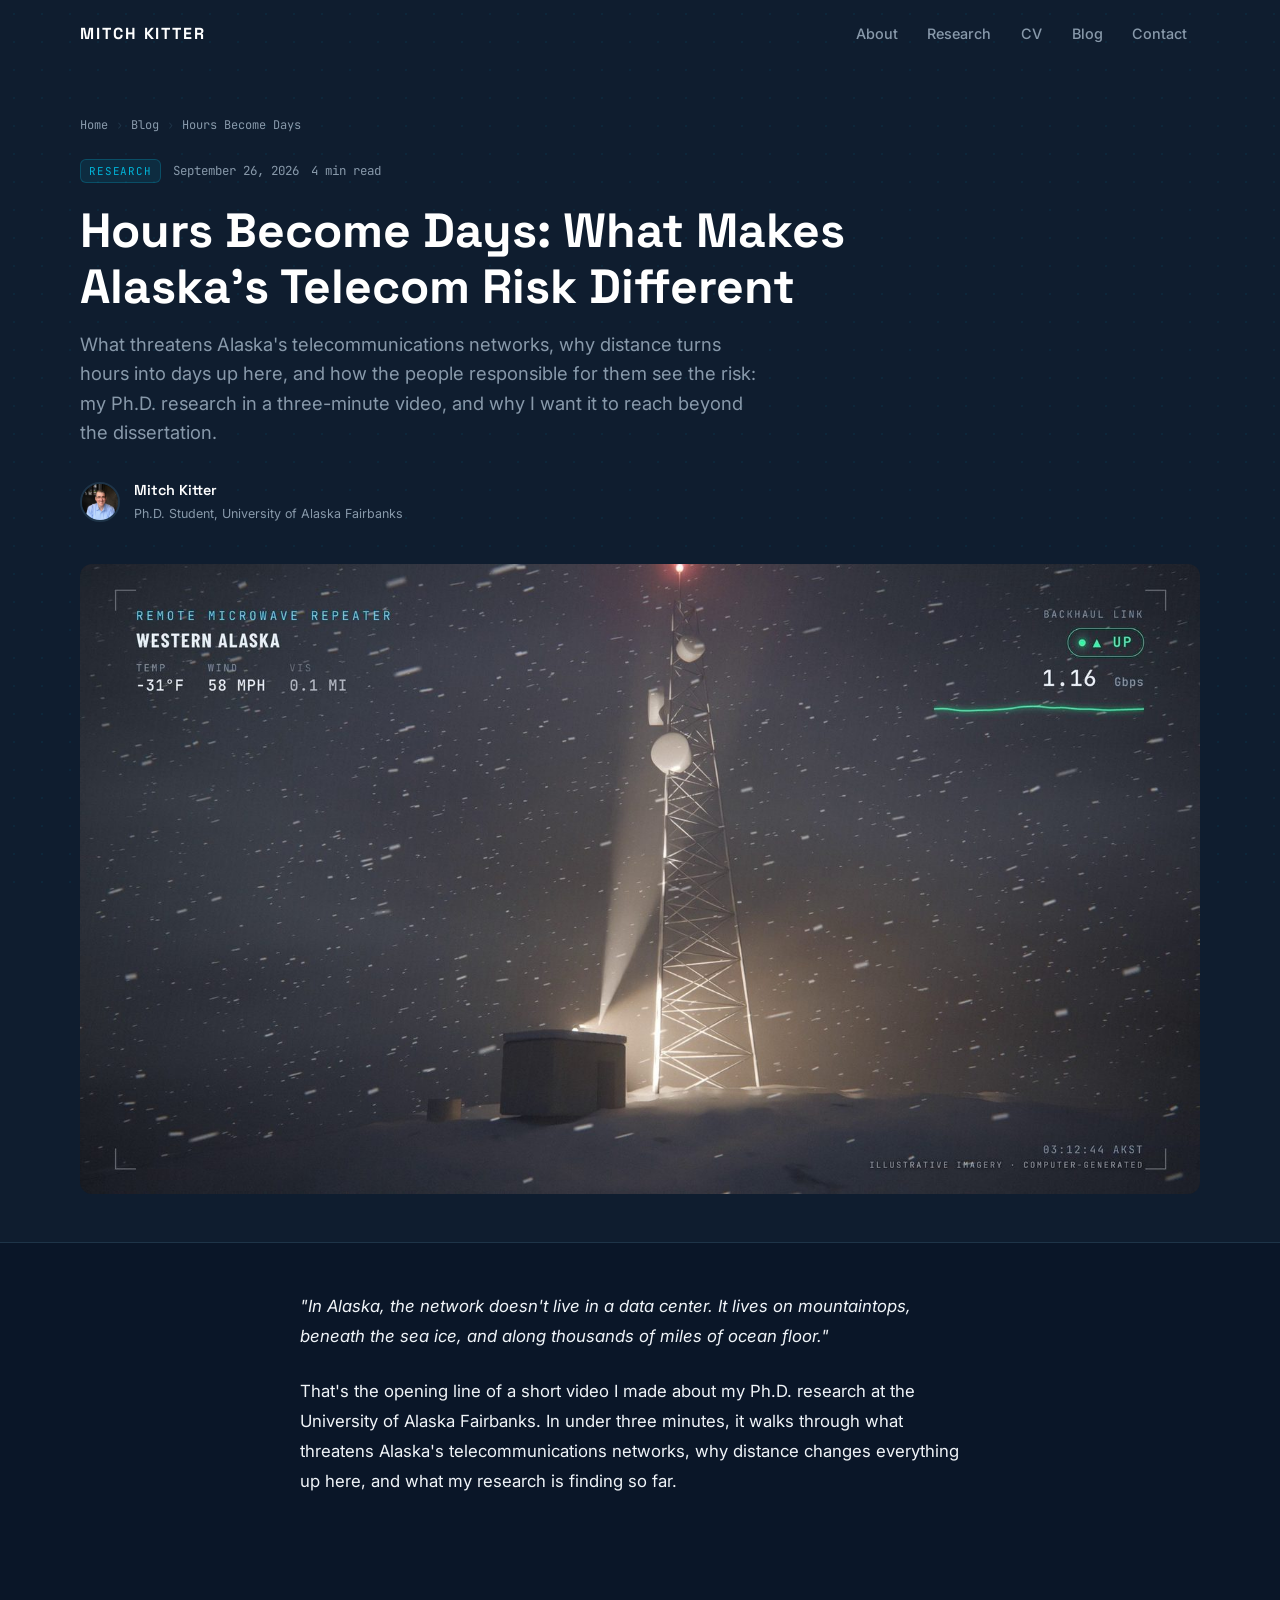
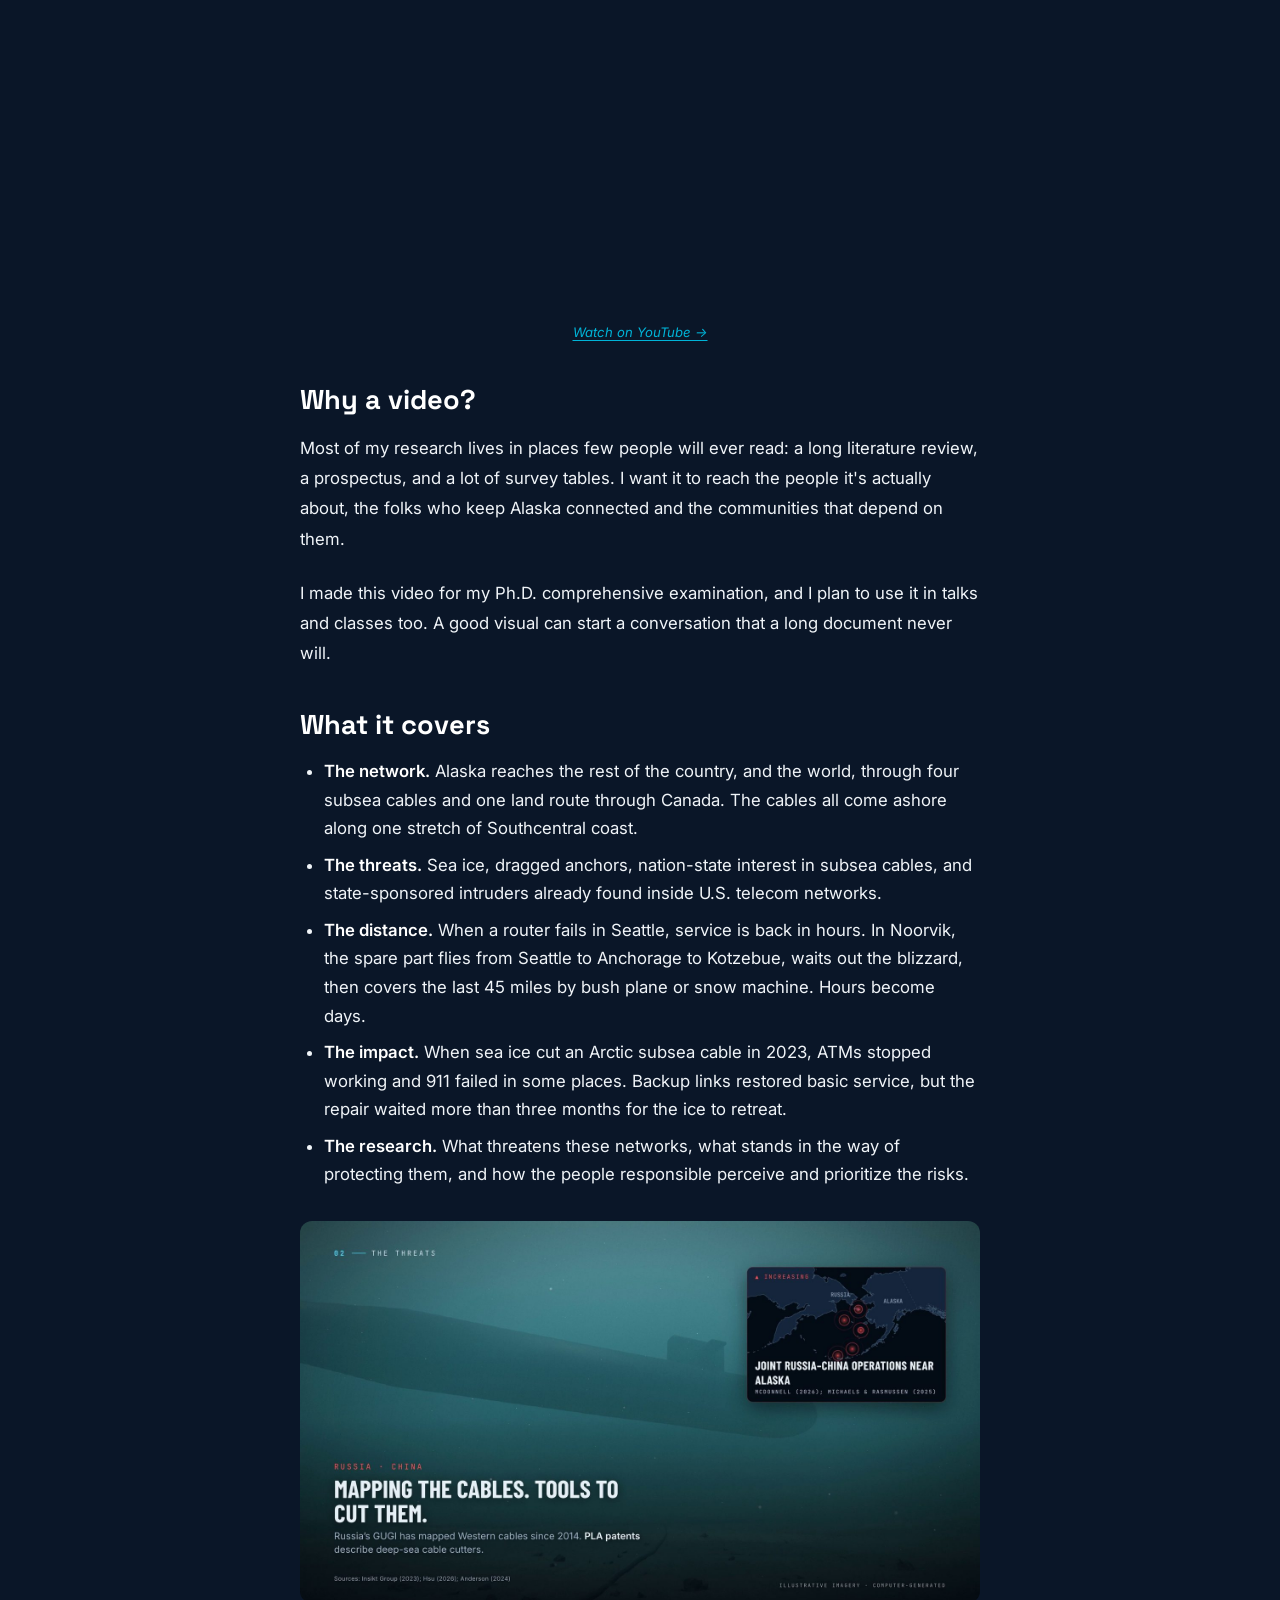
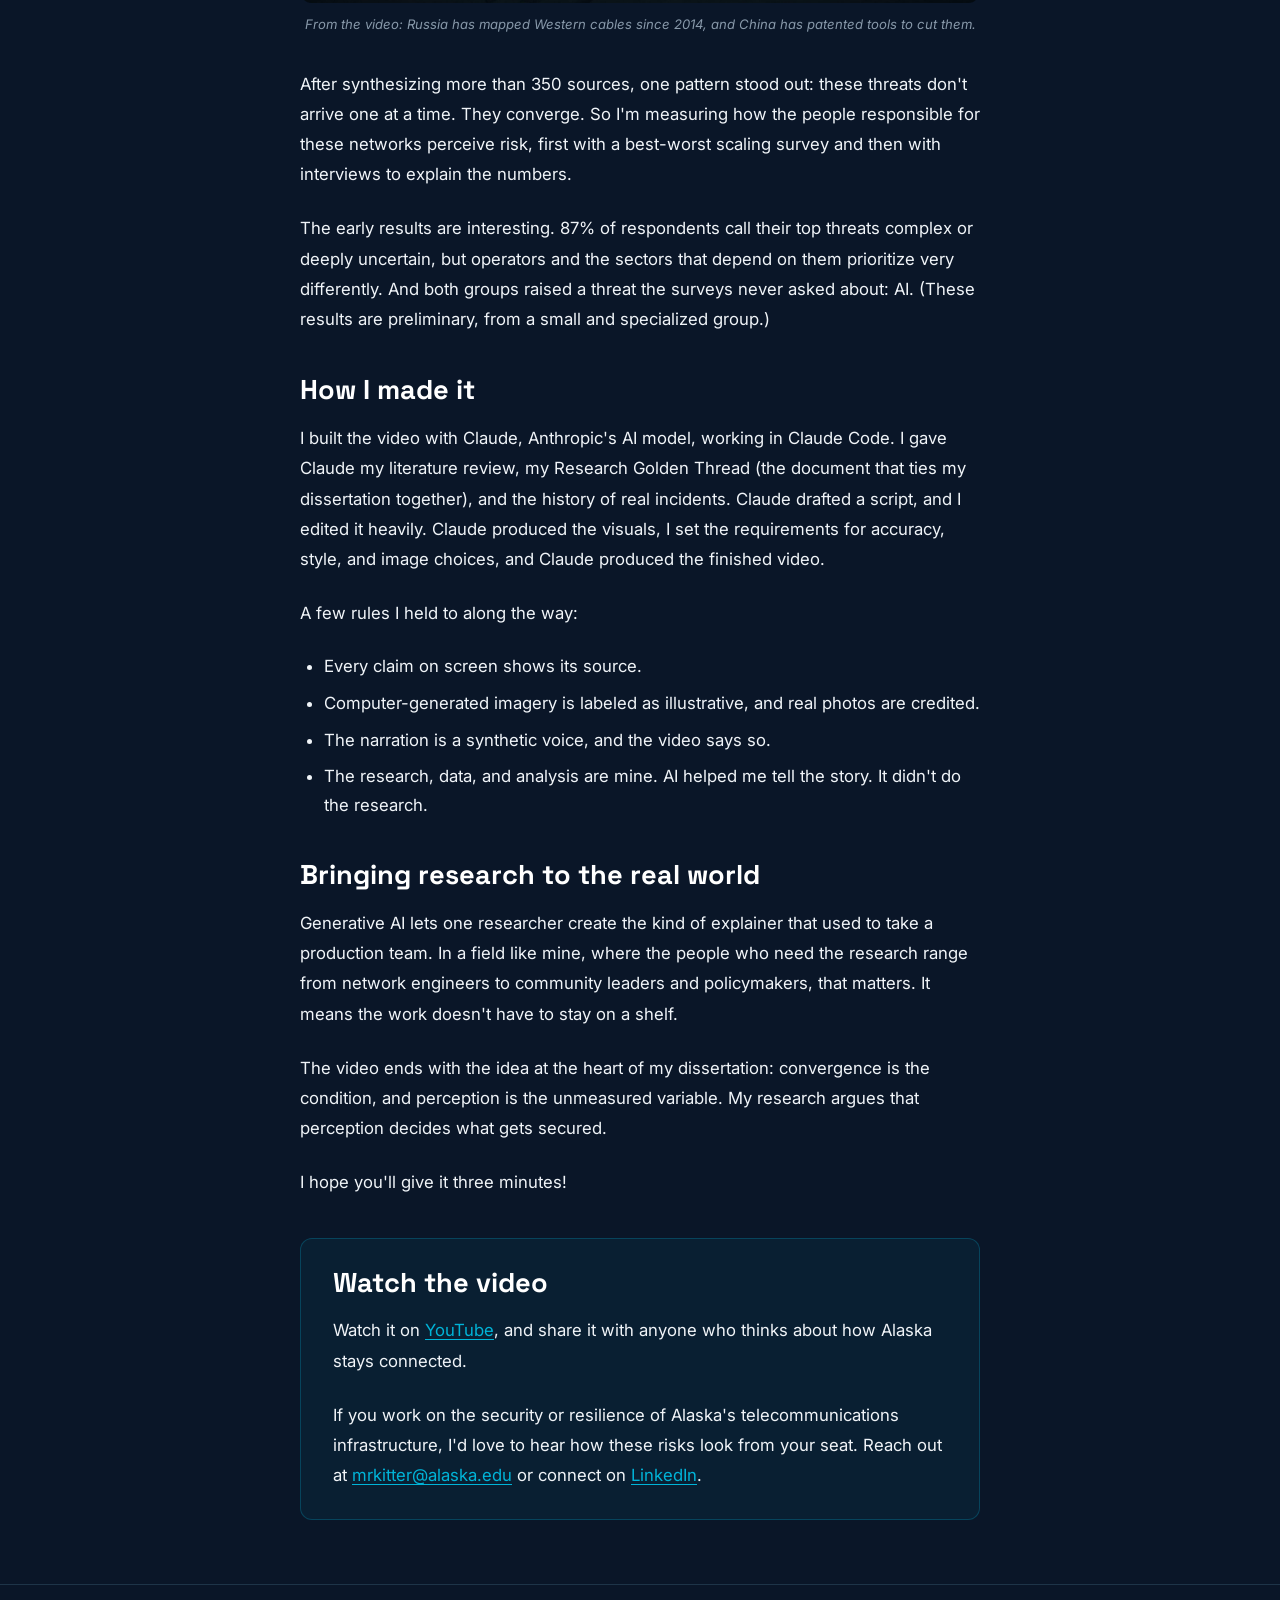
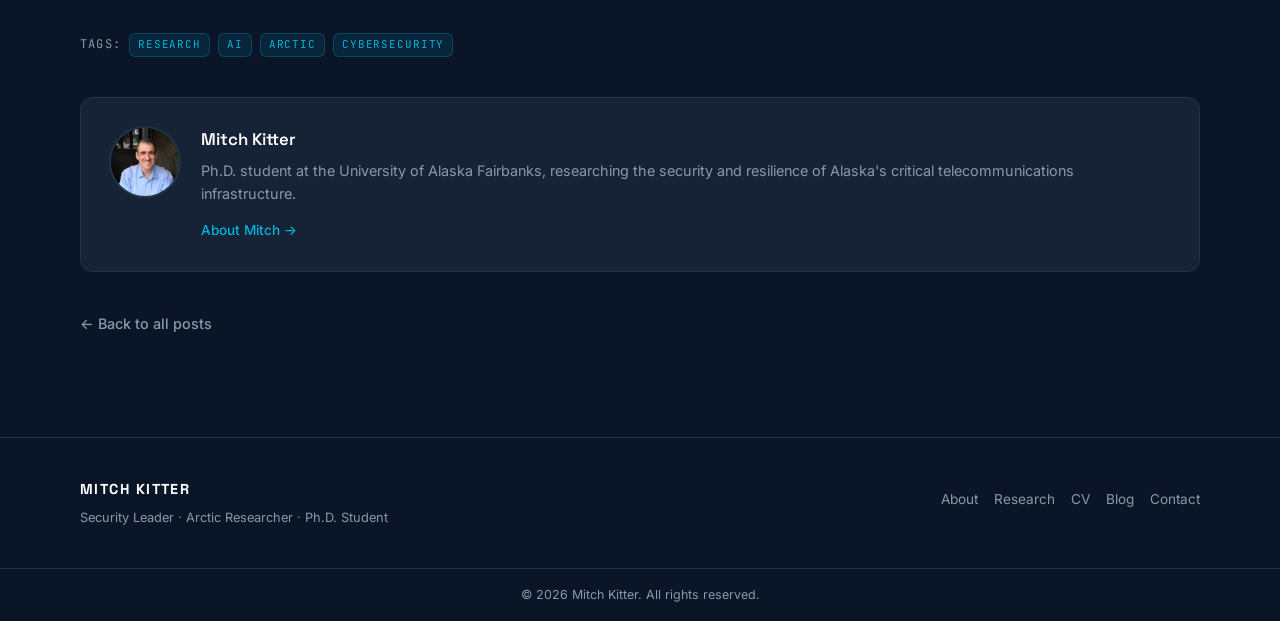
<file: blog/research-video-2026.html>
<!DOCTYPE html>
<html lang="en">
<head>
  <meta charset="UTF-8" />
  <meta name="viewport" content="width=device-width, initial-scale=1.0" />

  <title>Hours Become Days: What Makes Alaska's Telecom Risk Different | Mitch Kitter</title>
  <meta name="description" content="What threatens Alaska's telecommunications networks, why distance turns hours into days up here, and how the people responsible for them see the risk: my Ph.D. research in a three-minute video, and why I want it to reach beyond the dissertation." />
  <link rel="canonical" href="https://mrkitter.github.io/Mitchkitter.com/blog/research-video-2026.html" />

  <!-- Open Graph -->
  <meta property="og:type" content="article" />
  <meta property="og:url" content="https://mrkitter.github.io/Mitchkitter.com/blog/research-video-2026.html" />
  <meta property="og:title" content="Hours Become Days: What Makes Alaska's Telecom Risk Different" />
  <meta property="og:description" content="What threatens Alaska's telecommunications networks, why distance turns hours into days up here, and how the people responsible for them see the risk: my Ph.D. research in a three-minute video, and why I want it to reach beyond the dissertation." />
  <meta property="og:image" content="https://mrkitter.github.io/Mitchkitter.com/assets/images/og-research-video-2026.jpg" />
  <meta property="article:author" content="Mitch Kitter" />
  <meta property="article:published_time" content="2026-09-26" />

  <!-- Favicon -->
  <link rel="icon" type="image/svg+xml" href="../assets/images/favicon.svg" />
  <link rel="icon" type="image/png" href="../assets/images/favicon.png" />
  <link rel="apple-touch-icon" href="../assets/images/apple-touch-icon.png" />

  <!-- Fonts -->
  <link rel="preconnect" href="https://fonts.googleapis.com" />
  <link rel="preconnect" href="https://fonts.gstatic.com" crossorigin />
  <link href="https://fonts.googleapis.com/css2?family=Space+Grotesk:wght@400;500;600;700&family=Inter:wght@400;500;600&family=JetBrains+Mono:wght@400;500&display=swap" rel="stylesheet" />

  <link rel="stylesheet" href="../css/style.css" />
  <link rel="stylesheet" href="../css/blog.css?v=2" />
</head>
<body>

  <!-- NAVIGATION -->
  <header class="site-header scrolled" id="site-header" role="banner">
    <nav class="nav-container" aria-label="Main navigation">
      <a href="../index.html" class="nav-wordmark">MITCH KITTER</a>
      <ul class="nav-links" role="list">
        <li><a href="../index.html#about" class="nav-link">About</a></li>
        <li><a href="../index.html#research" class="nav-link">Research</a></li>
        <li><a href="../index.html#cv" class="nav-link">CV</a></li>
        <li><a href="../blog.html" class="nav-link active">Blog</a></li>
        <li><a href="../index.html#contact" class="nav-link">Contact</a></li>
      </ul>
      <button class="nav-hamburger" id="nav-hamburger" aria-label="Open navigation menu" aria-expanded="false" aria-controls="mobile-menu">
        <span class="hamburger-bar"></span>
        <span class="hamburger-bar"></span>
        <span class="hamburger-bar"></span>
      </button>
    </nav>
    <div class="mobile-menu" id="mobile-menu" aria-hidden="true" role="dialog" aria-label="Mobile navigation">
      <button class="mobile-menu-close" id="mobile-menu-close" aria-label="Close navigation menu">&times;</button>
      <ul class="mobile-nav-links" role="list">
        <li><a href="../index.html#about" class="mobile-nav-link">About</a></li>
        <li><a href="../index.html#research" class="mobile-nav-link">Research</a></li>
        <li><a href="../index.html#cv" class="mobile-nav-link">CV</a></li>
        <li><a href="../blog.html" class="mobile-nav-link">Blog</a></li>
        <li><a href="../index.html#contact" class="mobile-nav-link">Contact</a></li>
      </ul>
    </div>
  </header>

  <main>
    <article class="post-page" itemscope itemtype="https://schema.org/BlogPosting">

      <!-- POST HEADER -->
      <header class="post-header">
        <div class="container">
          <nav class="breadcrumb" aria-label="Breadcrumb">
            <a href="../index.html">Home</a>
            <span aria-hidden="true">›</span>
            <a href="../blog.html">Blog</a>
            <span aria-hidden="true">›</span>
            <span aria-current="page">Hours Become Days</span>
          </nav>

          <div class="post-meta">
            <span class="blog-tag">Research</span>
            <time datetime="2026-09-26" itemprop="datePublished">September 26, 2026</time>
            <span class="read-time">4 min read</span>
          </div>

          <h1 class="post-title" itemprop="headline">Hours Become Days: What Makes Alaska's Telecom Risk Different</h1>

          <p class="post-subtitle">What threatens Alaska's telecommunications networks, why distance turns hours into days up here, and how the people responsible for them see the risk: my Ph.D. research in a three-minute video, and why I want it to reach beyond the dissertation.</p>

          <!-- Author -->
          <div class="post-author" itemprop="author" itemscope itemtype="https://schema.org/Person">
            <img
              src="../assets/images/headshot.jpg"
              alt="Mitch Kitter"
              class="author-avatar"
              width="40"
              height="40"
              itemprop="image"
            />
            <div>
              <span class="author-name" itemprop="name">Mitch Kitter</span>
              <span class="author-title">Ph.D. Student, University of Alaska Fairbanks</span>
            </div>
          </div>

          <div class="post-hero-image">
            <img src="../assets/images/research-video-2026-repeater.jpg" alt="A lattice radio tower on a snowy ridge at night, lit by a floodlight in blowing snow, with an on-screen readout showing the link up. Computer-generated still from the video." width="1600" height="900" style="max-height: none;" itemprop="image" />
          </div>
        </div>
      </header>

      <!-- POST BODY -->
      <div class="post-body container" itemprop="articleBody">

        <p><em>"In Alaska, the network doesn't live in a data center. It lives on mountaintops, beneath the sea ice, and along thousands of miles of ocean floor."</em></p>

        <p>That's the opening line of a short video I made about my Ph.D. research at the University of Alaska Fairbanks. In under three minutes, it walks through what threatens Alaska's telecommunications networks, why distance changes everything up here, and what my research is finding so far.</p>

        <figure id="video">
          <iframe src="https://www.youtube-nocookie.com/embed/mSXpjJpSIuM" title="Alaska Telecommunications Networks Threats (video, 2:55)" loading="lazy" allow="accelerometer; autoplay; clipboard-write; encrypted-media; gyroscope; picture-in-picture; web-share" referrerpolicy="strict-origin-when-cross-origin" allowfullscreen style="display: block; width: 100%; aspect-ratio: 16 / 9; border: 0; border-radius: var(--radius-md);"></iframe>
          <figcaption><a href="https://www.youtube.com/watch?v=mSXpjJpSIuM" target="_blank" rel="noopener noreferrer">Watch on YouTube →</a></figcaption>
        </figure>

        <h2>Why a video?</h2>

        <p>Most of my research lives in places few people will ever read: a long literature review, a prospectus, and a lot of survey tables. I want it to reach the people it's actually about, the folks who keep Alaska connected and the communities that depend on them.</p>

        <p>I made this video for my Ph.D. comprehensive examination, and I plan to use it in talks and classes too. A good visual can start a conversation that a long document never will.</p>

        <h2>What it covers</h2>

        <ul>
          <li><strong>The network.</strong> Alaska reaches the rest of the country, and the world, through four subsea cables and one land route through Canada. The cables all come ashore along one stretch of Southcentral coast.</li>
          <li><strong>The threats.</strong> Sea ice, dragged anchors, nation-state interest in subsea cables, and state-sponsored intruders already found inside U.S. telecom networks.</li>
          <li><strong>The distance.</strong> When a router fails in Seattle, service is back in hours. In Noorvik, the spare part flies from Seattle to Anchorage to Kotzebue, waits out the blizzard, then covers the last 45 miles by bush plane or snow machine. Hours become days.</li>
          <li><strong>The impact.</strong> When sea ice cut an Arctic subsea cable in 2023, ATMs stopped working and 911 failed in some places. Backup links restored basic service, but the repair waited more than three months for the ice to retreat.</li>
          <li><strong>The research.</strong> What threatens these networks, what stands in the way of protecting them, and how the people responsible perceive and prioritize the risks.</li>
        </ul>

        <figure>
          <img src="../assets/images/research-video-2026-threats.jpg" alt="A submarine silhouette in green water, with an inset map of joint Russia–China operations near Alaska. Computer-generated still from the video." width="1600" height="900" loading="lazy" />
          <figcaption>From the video: Russia has mapped Western cables since 2014, and China has patented tools to cut them.</figcaption>
        </figure>

        <p>After synthesizing more than 350 sources, one pattern stood out: these threats don't arrive one at a time. They converge. So I'm measuring how the people responsible for these networks perceive risk, first with a best-worst scaling survey and then with interviews to explain the numbers.</p>

        <p>The early results are interesting. 87% of respondents call their top threats complex or deeply uncertain, but operators and the sectors that depend on them prioritize very differently. And both groups raised a threat the surveys never asked about: AI. (These results are preliminary, from a small and specialized group.)</p>

        <h2>How I made it</h2>

        <p>I built the video with Claude, Anthropic's AI model, working in Claude Code. I gave Claude my literature review, my Research Golden Thread (the document that ties my dissertation together), and the history of real incidents. Claude drafted a script, and I edited it heavily. Claude produced the visuals, I set the requirements for accuracy, style, and image choices, and Claude produced the finished video.</p>

        <p>A few rules I held to along the way:</p>

        <ul>
          <li>Every claim on screen shows its source.</li>
          <li>Computer-generated imagery is labeled as illustrative, and real photos are credited.</li>
          <li>The narration is a synthetic voice, and the video says so.</li>
          <li>The research, data, and analysis are mine. AI helped me tell the story. It didn't do the research.</li>
        </ul>

        <h2>Bringing research to the real world</h2>

        <p>Generative AI lets one researcher create the kind of explainer that used to take a production team. In a field like mine, where the people who need the research range from network engineers to community leaders and policymakers, that matters. It means the work doesn't have to stay on a shelf.</p>

        <p>The video ends with the idea at the heart of my dissertation: convergence is the condition, and perception is the unmeasured variable. My research argues that perception decides what gets secured.</p>

        <p>I hope you'll give it three minutes!</p>

        <div class="post-cta">
          <h2>Watch the video</h2>
          <p>Watch it on <a href="https://www.youtube.com/watch?v=mSXpjJpSIuM" target="_blank" rel="noopener noreferrer">YouTube</a>, and share it with anyone who thinks about how Alaska stays connected.</p>
          <p>If you work on the security or resilience of Alaska's telecommunications infrastructure, I'd love to hear how these risks look from your seat. Reach out at <a href="mailto:mrkitter@alaska.edu">mrkitter@alaska.edu</a> or connect on <a href="https://www.linkedin.com/in/mitchkitter/" target="_blank" rel="noopener noreferrer">LinkedIn</a>.</p>
        </div>

      </div>

      <!-- POST FOOTER -->
      <footer class="post-footer">
        <div class="container">
          <!-- Tags -->
          <div class="post-tags">
            <span class="post-tags-label">Tags:</span>
            <a href="../blog.html" class="blog-tag">Research</a>
            <a href="../blog.html" class="blog-tag">AI</a>
            <a href="../blog.html" class="blog-tag">Arctic</a>
            <a href="../blog.html" class="blog-tag">Cybersecurity</a>
          </div>

          <!-- Author bio -->
          <div class="author-bio-card">
            <img
              src="../assets/images/headshot.jpg"
              alt="Mitch Kitter"
              class="author-bio-avatar"
              width="72"
              height="72"
            />
            <div class="author-bio-text">
              <span class="author-bio-name">Mitch Kitter</span>
              <p>Ph.D. student at the University of Alaska Fairbanks, researching the security and resilience of Alaska's critical telecommunications infrastructure.</p>
              <a href="../index.html#about" class="author-bio-link">About Mitch →</a>
            </div>
          </div>

          <!-- Navigation between posts -->
          <nav class="post-nav" aria-label="Post navigation">
            <a href="../blog.html" class="post-nav-back">← Back to all posts</a>
          </nav>

        </div>
      </footer>

    </article>
  </main>

  <!-- FOOTER -->
  <footer class="site-footer" role="contentinfo">
    <div class="container footer-content">
      <div class="footer-left">
        <a href="../index.html" class="footer-wordmark">MITCH KITTER</a>
        <p class="footer-tagline">Security Leader · Arctic Researcher · Ph.D. Student</p>
      </div>
      <div class="footer-right">
        <nav aria-label="Footer navigation">
          <ul class="footer-links" role="list">
            <li><a href="../index.html#about">About</a></li>
            <li><a href="../index.html#research">Research</a></li>
            <li><a href="../index.html#cv">CV</a></li>
            <li><a href="../blog.html">Blog</a></li>
            <li><a href="../index.html#contact">Contact</a></li>
          </ul>
        </nav>
      </div>
    </div>
    <div class="footer-bottom">
      <div class="container">
        <p>&copy; <span id="current-year">2026</span> Mitch Kitter. All rights reserved.</p>
      </div>
    </div>
  </footer>

  <script src="../js/main.js"></script>
</body>
</html>
</file>
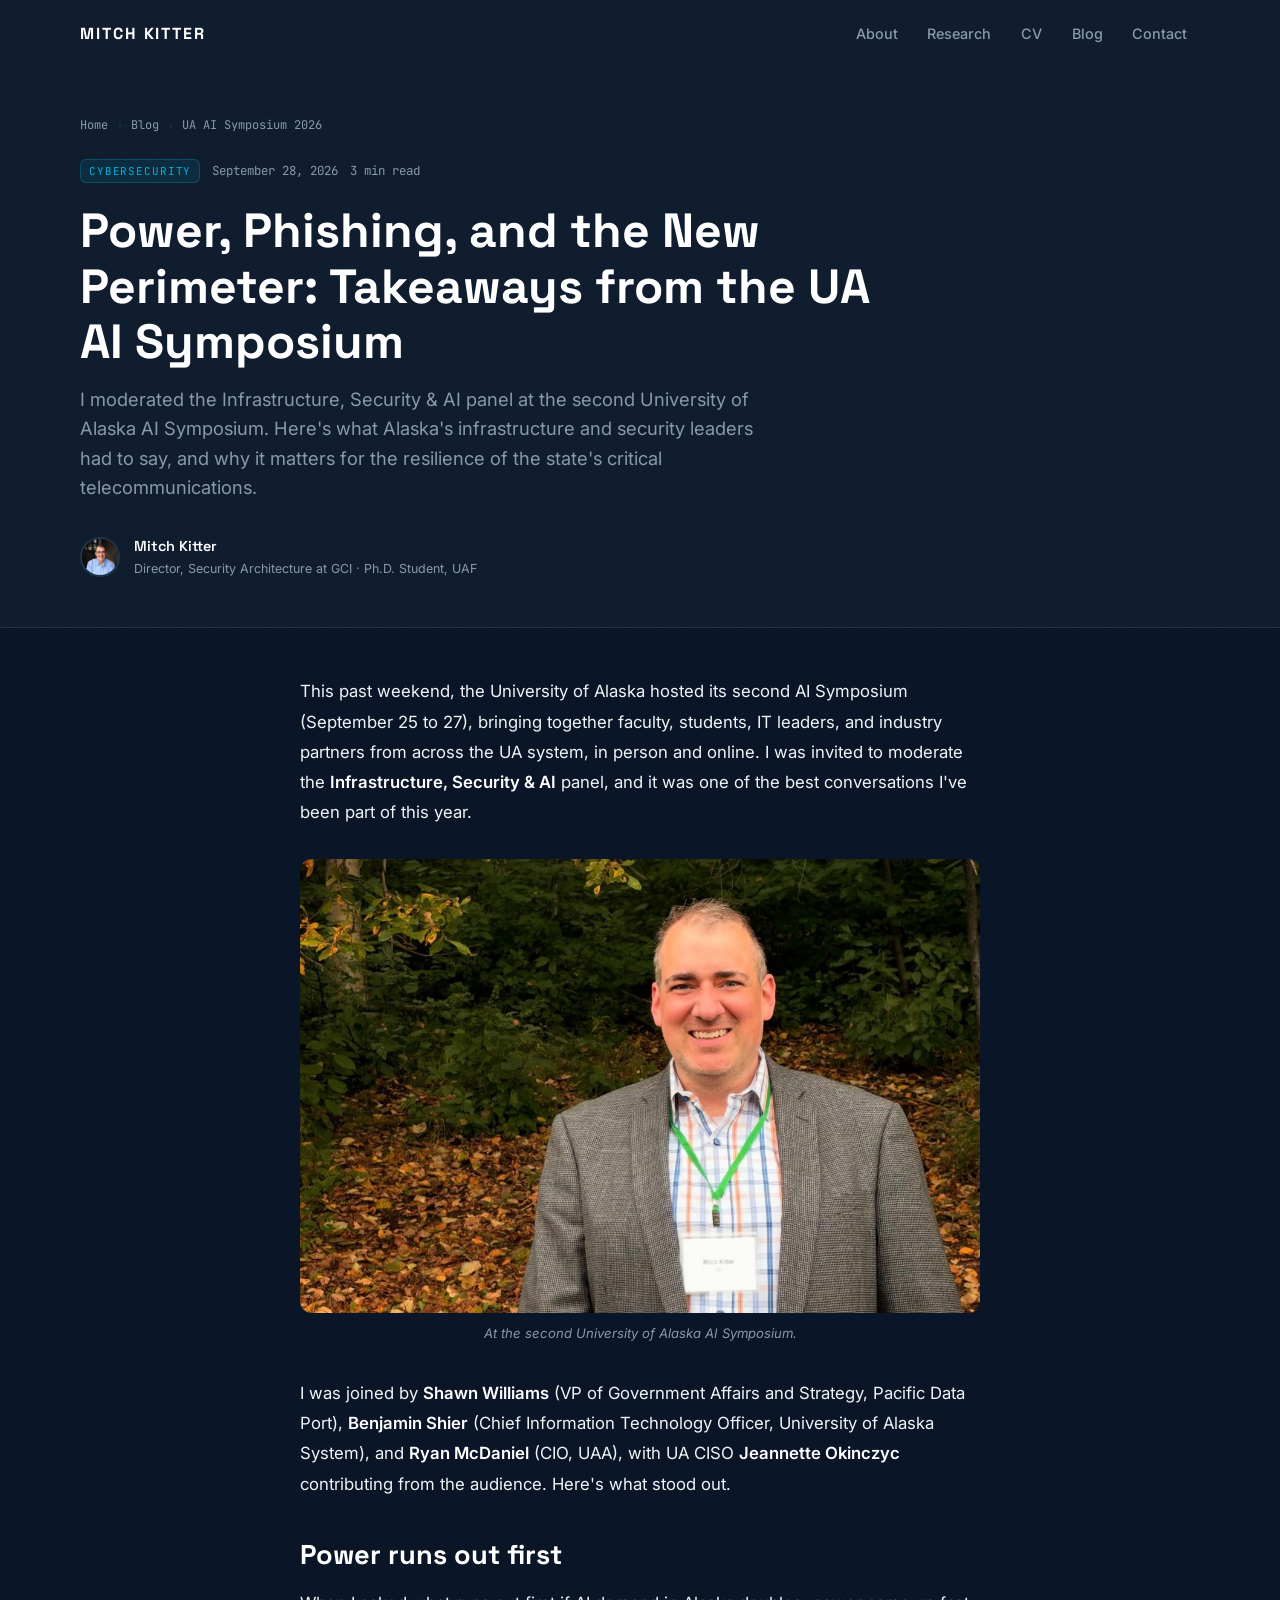
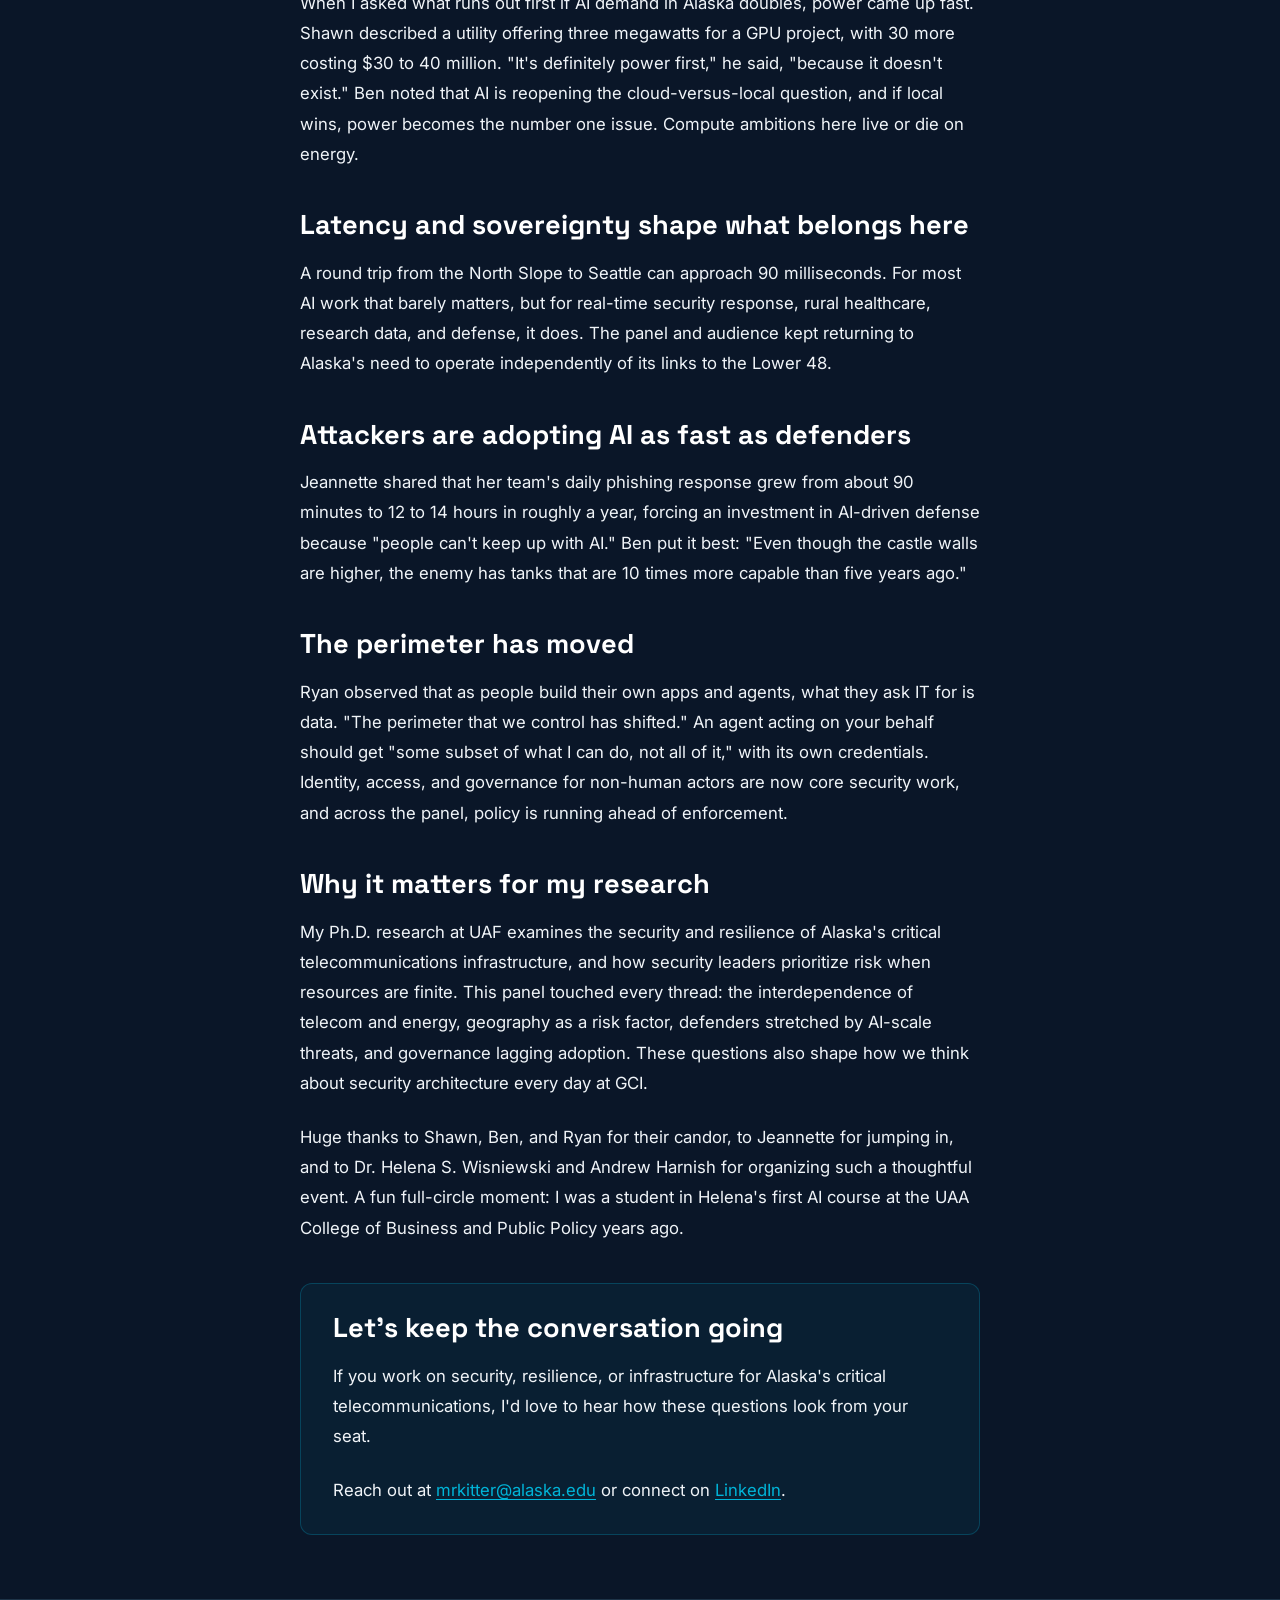
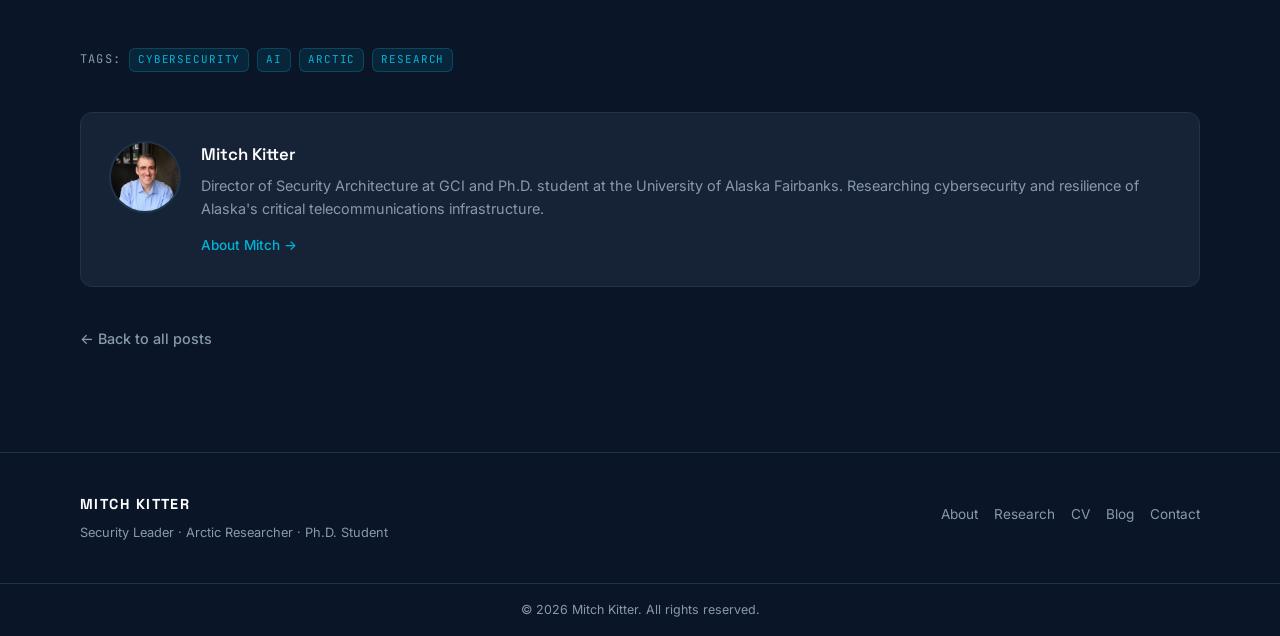
<file: blog/ua-ai-symposium-2026.html>
<!DOCTYPE html>
<html lang="en">
<head>
  <meta charset="UTF-8" />
  <meta name="viewport" content="width=device-width, initial-scale=1.0" />

  <title>Power, Phishing, and the New Perimeter: Takeaways from the UA AI Symposium | Mitch Kitter</title>
  <meta name="description" content="I moderated the Infrastructure, Security &amp; AI panel at the second University of Alaska AI Symposium. Here's what Alaska's IT, security, and infrastructure leaders said about power, latency, AI-driven attacks, and non-human identity." />
  <link rel="canonical" href="https://mitchkitter.com/blog/ua-ai-symposium-2026.html" />

  <!-- Open Graph -->
  <meta property="og:type" content="article" />
  <meta property="og:url" content="https://mitchkitter.com/blog/ua-ai-symposium-2026.html" />
  <meta property="og:title" content="Power, Phishing, and the New Perimeter: Takeaways from the UA AI Symposium" />
  <meta property="og:description" content="I moderated the Infrastructure, Security &amp; AI panel at the second University of Alaska AI Symposium. Here's what Alaska's IT, security, and infrastructure leaders said about power, latency, AI-driven attacks, and non-human identity." />
  <meta property="og:image" content="https://mitchkitter.com/assets/images/og-ua-ai-symposium-2026.jpg" />
  <meta property="article:author" content="Mitch Kitter" />
  <meta property="article:published_time" content="2026-09-28" />

  <!-- Favicon -->
  <link rel="icon" type="image/svg+xml" href="../assets/images/favicon.svg" />
  <link rel="icon" type="image/png" href="../assets/images/favicon.png" />
  <link rel="apple-touch-icon" href="../assets/images/apple-touch-icon.png" />

  <!-- Fonts -->
  <link rel="preconnect" href="https://fonts.googleapis.com" />
  <link rel="preconnect" href="https://fonts.gstatic.com" crossorigin />
  <link href="https://fonts.googleapis.com/css2?family=Space+Grotesk:wght@400;500;600;700&family=Inter:wght@400;500;600&family=JetBrains+Mono:wght@400;500&display=swap" rel="stylesheet" />

  <link rel="stylesheet" href="../css/style.css" />
  <link rel="stylesheet" href="../css/blog.css?v=2" />
</head>
<body>

  <!-- NAVIGATION -->
  <header class="site-header scrolled" id="site-header" role="banner">
    <nav class="nav-container" aria-label="Main navigation">
      <a href="../index.html" class="nav-wordmark">MITCH KITTER</a>
      <ul class="nav-links" role="list">
        <li><a href="../index.html#about" class="nav-link">About</a></li>
        <li><a href="../index.html#research" class="nav-link">Research</a></li>
        <li><a href="../index.html#cv" class="nav-link">CV</a></li>
        <li><a href="../blog.html" class="nav-link active">Blog</a></li>
        <li><a href="../index.html#contact" class="nav-link">Contact</a></li>
      </ul>
      <button class="nav-hamburger" id="nav-hamburger" aria-label="Open navigation menu" aria-expanded="false" aria-controls="mobile-menu">
        <span class="hamburger-bar"></span>
        <span class="hamburger-bar"></span>
        <span class="hamburger-bar"></span>
      </button>
    </nav>
    <div class="mobile-menu" id="mobile-menu" aria-hidden="true" role="dialog" aria-label="Mobile navigation">
      <button class="mobile-menu-close" id="mobile-menu-close" aria-label="Close navigation menu">&times;</button>
      <ul class="mobile-nav-links" role="list">
        <li><a href="../index.html#about" class="mobile-nav-link">About</a></li>
        <li><a href="../index.html#research" class="mobile-nav-link">Research</a></li>
        <li><a href="../index.html#cv" class="mobile-nav-link">CV</a></li>
        <li><a href="../blog.html" class="mobile-nav-link">Blog</a></li>
        <li><a href="../index.html#contact" class="mobile-nav-link">Contact</a></li>
      </ul>
    </div>
  </header>

  <main>
    <article class="post-page" itemscope itemtype="https://schema.org/BlogPosting">

      <!-- POST HEADER -->
      <header class="post-header">
        <div class="container">
          <nav class="breadcrumb" aria-label="Breadcrumb">
            <a href="../index.html">Home</a>
            <span aria-hidden="true">›</span>
            <a href="../blog.html">Blog</a>
            <span aria-hidden="true">›</span>
            <span aria-current="page">UA AI Symposium 2026</span>
          </nav>

          <div class="post-meta">
            <span class="blog-tag">Cybersecurity</span>
            <time datetime="2026-09-28" itemprop="datePublished">September 28, 2026</time>
            <span class="read-time">3 min read</span>
          </div>

          <h1 class="post-title" itemprop="headline">Power, Phishing, and the New Perimeter: Takeaways from the UA AI Symposium</h1>

          <p class="post-subtitle">I moderated the Infrastructure, Security &amp; AI panel at the second University of Alaska AI Symposium. Here's what Alaska's infrastructure and security leaders had to say, and why it matters for the resilience of the state's critical telecommunications.</p>

          <!-- Author -->
          <div class="post-author" itemprop="author" itemscope itemtype="https://schema.org/Person">
            <img
              src="../assets/images/headshot.jpg"
              alt="Mitch Kitter"
              class="author-avatar"
              width="40"
              height="40"
              itemprop="image"
            />
            <div>
              <span class="author-name" itemprop="name">Mitch Kitter</span>
              <span class="author-title">Director, Security Architecture at GCI · Ph.D. Student, UAF</span>
            </div>
          </div>
        </div>
      </header>

      <!-- POST BODY -->
      <div class="post-body container" itemprop="articleBody">

        <p>This past weekend, the University of Alaska hosted its second AI Symposium (September 25 to 27), bringing together faculty, students, IT leaders, and industry partners from across the UA system, in person and online. I was invited to moderate the <strong>Infrastructure, Security &amp; AI</strong> panel, and it was one of the best conversations I've been part of this year.</p>

        <figure>
          <img src="../assets/images/ua-ai-symposium-2026-panel.jpg" alt="Mitch Kitter smiling outdoors among autumn trees and fallen leaves, wearing a gray blazer, plaid shirt, and symposium name badge on a green lanyard." width="1125" height="750" loading="lazy" />
          <figcaption>At the second University of Alaska AI Symposium.</figcaption>
        </figure>

        <p>I was joined by <strong>Shawn Williams</strong> (VP of Government Affairs and Strategy, Pacific Data Port), <strong>Benjamin Shier</strong> (Chief Information Technology Officer, University of Alaska System), and <strong>Ryan McDaniel</strong> (CIO, UAA), with UA CISO <strong>Jeannette Okinczyc</strong> contributing from the audience. Here's what stood out.</p>

        <h2>Power runs out first</h2>

        <p>When I asked what runs out first if AI demand in Alaska doubles, power came up fast. Shawn described a utility offering three megawatts for a GPU project, with 30 more costing $30 to 40 million. "It's definitely power first," he said, "because it doesn't exist." Ben noted that AI is reopening the cloud-versus-local question, and if local wins, power becomes the number one issue. Compute ambitions here live or die on energy.</p>

        <h2>Latency and sovereignty shape what belongs here</h2>

        <p>A round trip from the North Slope to Seattle can approach 90 milliseconds. For most AI work that barely matters, but for real-time security response, rural healthcare, research data, and defense, it does. The panel and audience kept returning to Alaska's need to operate independently of its links to the Lower 48.</p>

        <h2>Attackers are adopting AI as fast as defenders</h2>

        <p>Jeannette shared that her team's daily phishing response grew from about 90 minutes to 12 to 14 hours in roughly a year, forcing an investment in AI-driven defense because "people can't keep up with AI." Ben put it best: "Even though the castle walls are higher, the enemy has tanks that are 10 times more capable than five years ago."</p>

        <h2>The perimeter has moved</h2>

        <p>Ryan observed that as people build their own apps and agents, what they ask IT for is data. "The perimeter that we control has shifted." An agent acting on your behalf should get "some subset of what I can do, not all of it," with its own credentials. Identity, access, and governance for non-human actors are now core security work, and across the panel, policy is running ahead of enforcement.</p>

        <h2>Why it matters for my research</h2>

        <p>My Ph.D. research at UAF examines the security and resilience of Alaska's critical telecommunications infrastructure, and how security leaders prioritize risk when resources are finite. This panel touched every thread: the interdependence of telecom and energy, geography as a risk factor, defenders stretched by AI-scale threats, and governance lagging adoption. These questions also shape how we think about security architecture every day at GCI.</p>

        <p>Huge thanks to Shawn, Ben, and Ryan for their candor, to Jeannette for jumping in, and to Dr. Helena S. Wisniewski and Andrew Harnish for organizing such a thoughtful event. A fun full-circle moment: I was a student in Helena's first AI course at the UAA College of Business and Public Policy years ago.</p>
        <div class="post-cta">
          <h2>Let's keep the conversation going</h2>
          <p>If you work on security, resilience, or infrastructure for Alaska's critical telecommunications, I'd love to hear how these questions look from your seat.</p>
          <p>Reach out at <a href="mailto:mrkitter@alaska.edu">mrkitter@alaska.edu</a> or connect on <a href="https://www.linkedin.com/in/mitchkitter/" target="_blank" rel="noopener noreferrer">LinkedIn</a>.</p>
        </div>

      </div>

      <!-- POST FOOTER -->
      <footer class="post-footer">
        <div class="container">
          <!-- Tags -->
          <div class="post-tags">
            <span class="post-tags-label">Tags:</span>
            <a href="../blog.html" class="blog-tag">Cybersecurity</a>
            <a href="../blog.html" class="blog-tag">AI</a>
            <a href="../blog.html" class="blog-tag">Arctic</a>
            <a href="../blog.html" class="blog-tag">Research</a>
          </div>

          <!-- Author bio -->
          <div class="author-bio-card">
            <img
              src="../assets/images/headshot.jpg"
              alt="Mitch Kitter"
              class="author-bio-avatar"
              width="72"
              height="72"
            />
            <div class="author-bio-text">
              <span class="author-bio-name">Mitch Kitter</span>
              <p>Director of Security Architecture at GCI and Ph.D. student at the University of Alaska Fairbanks. Researching cybersecurity and resilience of Alaska's critical telecommunications infrastructure.</p>
              <a href="../index.html#about" class="author-bio-link">About Mitch →</a>
            </div>
          </div>

          <!-- Navigation between posts -->
          <nav class="post-nav" aria-label="Post navigation">
            <a href="../blog.html" class="post-nav-back">← Back to all posts</a>
          </nav>

        </div>
      </footer>

    </article>
  </main>

  <!-- FOOTER -->
  <footer class="site-footer" role="contentinfo">
    <div class="container footer-content">
      <div class="footer-left">
        <a href="../index.html" class="footer-wordmark">MITCH KITTER</a>
        <p class="footer-tagline">Security Leader · Arctic Researcher · Ph.D. Student</p>
      </div>
      <div class="footer-right">
        <nav aria-label="Footer navigation">
          <ul class="footer-links" role="list">
            <li><a href="../index.html#about">About</a></li>
            <li><a href="../index.html#research">Research</a></li>
            <li><a href="../index.html#cv">CV</a></li>
            <li><a href="../blog.html">Blog</a></li>
            <li><a href="../index.html#contact">Contact</a></li>
          </ul>
        </nav>
      </div>
    </div>
    <div class="footer-bottom">
      <div class="container">
        <p>&copy; <span id="current-year">2026</span> Mitch Kitter. All rights reserved.</p>
      </div>
    </div>
  </footer>

  <script src="../js/main.js"></script>
</body>
</html>
</file>
<file: css/style.css>
/* ============================================================
   MITCH KITTER — Personal Brand Website
   style.css
   ============================================================ */

/* ── Custom Properties ─────────────────────────────────────── */
:root {
  --color-bg-primary:    #0A1628;
  --color-bg-secondary:  #0F1D2F;
  --color-bg-card:       #162336;
  --color-accent:        #00B4D8;
  --color-accent-hover:  #0096B7;
  --color-text-primary:  #F0F4F8;
  --color-text-secondary:#8899AA;
  --color-text-heading:  #FFFFFF;
  --color-divider:       #1E3448;
  --color-success:       #10B981;

  --font-heading:   'Space Grotesk', system-ui, sans-serif;
  --font-body:      'Inter', system-ui, sans-serif;
  --font-mono:      'JetBrains Mono', 'Fira Code', monospace;

  --nav-height: 68px;
  --max-width:  1200px;
  --section-pad: clamp(4rem, 8vw, 7rem);

  --radius-sm: 6px;
  --radius-md: 12px;
  --radius-lg: 20px;

  --transition: 0.25s ease;
  --transition-slow: 0.45s cubic-bezier(0.16, 1, 0.3, 1);

  --shadow-card: 0 4px 24px rgba(0, 0, 0, 0.35), 0 1px 4px rgba(0, 0, 0, 0.2);
  --shadow-glow: 0 0 40px rgba(0, 180, 216, 0.12);
}

/* ── Reset & Base ───────────────────────────────────────────── */
*, *::before, *::after {
  box-sizing: border-box;
  margin: 0;
  padding: 0;
}

html {
  scroll-behavior: smooth;
  font-size: 16px;
  -webkit-text-size-adjust: 100%;
}

body {
  font-family: var(--font-body);
  background-color: var(--color-bg-primary);
  color: var(--color-text-primary);
  line-height: 1.6;
  overflow-x: hidden;
}

/* Background texture — subtle dot grid */
body::before {
  content: '';
  position: fixed;
  inset: 0;
  background-image: radial-gradient(circle, rgba(0,180,216,0.07) 1px, transparent 1px);
  background-size: 28px 28px;
  pointer-events: none;
  z-index: 0;
}

img {
  max-width: 100%;
  display: block;
}

a {
  color: var(--color-accent);
  text-decoration: none;
  transition: color var(--transition);
}

a:hover {
  color: var(--color-accent-hover);
}

ul {
  list-style: none;
}

/* ── Utility ────────────────────────────────────────────────── */
.container {
  width: min(var(--max-width), 100%);
  margin-inline: auto;
  padding-inline: clamp(1rem, 4vw, 2.5rem);
  position: relative;
  z-index: 1;
}

.section {
  padding-block: var(--section-pad);
  position: relative;
  z-index: 1;
}

.section-label {
  font-family: var(--font-mono);
  font-size: 0.75rem;
  letter-spacing: 0.18em;
  text-transform: uppercase;
  color: var(--color-accent);
  margin-bottom: 0.75rem;
}

.section-heading {
  font-family: var(--font-heading);
  font-size: clamp(1.8rem, 4vw, 2.6rem);
  font-weight: 700;
  color: var(--color-text-heading);
  line-height: 1.15;
  margin-bottom: 1.5rem;
}

.block-heading {
  font-family: var(--font-heading);
  font-size: clamp(1.1rem, 2.5vw, 1.4rem);
  font-weight: 600;
  color: var(--color-text-heading);
  margin-bottom: 1.5rem;
  padding-bottom: 0.6rem;
  border-bottom: 1px solid var(--color-divider);
}

/* ── Buttons ────────────────────────────────────────────────── */
.btn {
  display: inline-flex;
  align-items: center;
  gap: 0.5rem;
  padding: 0.8rem 1.75rem;
  border-radius: var(--radius-sm);
  font-family: var(--font-heading);
  font-size: 0.95rem;
  font-weight: 600;
  letter-spacing: 0.02em;
  cursor: pointer;
  transition: all var(--transition);
  text-decoration: none;
  min-height: 44px;
  border: 2px solid transparent;
}

.btn-primary {
  background: var(--color-accent);
  color: var(--color-bg-primary);
  border-color: var(--color-accent);
}

.btn-primary:hover {
  background: var(--color-accent-hover);
  border-color: var(--color-accent-hover);
  color: var(--color-bg-primary);
  transform: translateY(-2px);
  box-shadow: 0 8px 24px rgba(0, 180, 216, 0.3);
}

.btn-outline {
  background: transparent;
  color: var(--color-text-heading);
  border-color: rgba(255,255,255,0.35);
}

.btn-outline:hover {
  border-color: var(--color-accent);
  color: var(--color-accent);
  transform: translateY(-2px);
}

/* ── Animations ─────────────────────────────────────────────── */
.fade-in-up {
  opacity: 0;
  transform: translateY(28px);
  transition: opacity 0.65s var(--transition-slow), transform 0.65s var(--transition-slow);
}

.fade-in-up.visible {
  opacity: 1;
  transform: translateY(0);
}

.fade-in-up:nth-child(2) { transition-delay: 0.1s; }
.fade-in-up:nth-child(3) { transition-delay: 0.2s; }
.fade-in-up:nth-child(4) { transition-delay: 0.3s; }
.fade-in-up:nth-child(5) { transition-delay: 0.4s; }

/* ============================================================
   NAVIGATION
   ============================================================ */
.site-header {
  position: fixed;
  top: 0;
  left: 0;
  right: 0;
  z-index: 100;
  height: var(--nav-height);
  transition: background-color var(--transition), backdrop-filter var(--transition), box-shadow var(--transition);
}

.site-header.scrolled {
  background-color: rgba(10, 22, 40, 0.92);
  backdrop-filter: blur(12px);
  -webkit-backdrop-filter: blur(12px);
  box-shadow: 0 1px 0 var(--color-divider);
}

.nav-container {
  display: flex;
  align-items: center;
  justify-content: space-between;
  height: var(--nav-height);
  padding-inline: clamp(1rem, 4vw, 2.5rem);
  max-width: var(--max-width);
  margin-inline: auto;
}

.nav-wordmark {
  font-family: var(--font-heading);
  font-size: 1rem;
  font-weight: 700;
  letter-spacing: 0.12em;
  color: var(--color-text-heading);
  text-decoration: none;
  transition: color var(--transition);
}

.nav-wordmark:hover {
  color: var(--color-accent);
}

.nav-links {
  display: flex;
  align-items: center;
  gap: 0.25rem;
}

.nav-link {
  font-family: var(--font-body);
  font-size: 0.9rem;
  font-weight: 500;
  color: var(--color-text-secondary);
  padding: 0.5rem 0.8rem;
  border-radius: var(--radius-sm);
  text-decoration: none;
  transition: color var(--transition);
  position: relative;
}

.nav-link::after {
  content: '';
  position: absolute;
  bottom: 2px;
  left: 0.8rem;
  right: 0.8rem;
  height: 2px;
  background: var(--color-accent);
  transform: scaleX(0);
  transition: transform var(--transition);
  border-radius: 1px;
}

.nav-link:hover,
.nav-link.active {
  color: var(--color-text-heading);
}

.nav-link:hover::after,
.nav-link.active::after {
  transform: scaleX(1);
}

/* Hamburger */
.nav-hamburger {
  display: none;
  flex-direction: column;
  gap: 5px;
  background: none;
  border: none;
  cursor: pointer;
  padding: 8px;
  min-height: 44px;
  min-width: 44px;
  align-items: center;
  justify-content: center;
}

.hamburger-bar {
  display: block;
  width: 22px;
  height: 2px;
  background: var(--color-text-primary);
  border-radius: 2px;
  transition: all var(--transition);
}

.nav-hamburger[aria-expanded="true"] .hamburger-bar:nth-child(1) {
  transform: translateY(7px) rotate(45deg);
}
.nav-hamburger[aria-expanded="true"] .hamburger-bar:nth-child(2) {
  opacity: 0;
}
.nav-hamburger[aria-expanded="true"] .hamburger-bar:nth-child(3) {
  transform: translateY(-7px) rotate(-45deg);
}

/* Mobile Menu */
.mobile-menu {
  position: fixed;
  inset: 0;
  background: rgba(10, 22, 40, 0.98);
  backdrop-filter: blur(16px);
  -webkit-backdrop-filter: blur(16px);
  z-index: 99;
  display: flex;
  flex-direction: column;
  align-items: center;
  justify-content: center;
  transform: translateX(100%);
  transition: transform var(--transition-slow);
}

.mobile-menu.open {
  transform: translateX(0);
}

.mobile-menu-close {
  position: absolute;
  top: 1.5rem;
  right: 1.5rem;
  font-size: 2rem;
  background: none;
  border: none;
  color: var(--color-text-primary);
  cursor: pointer;
  min-height: 44px;
  min-width: 44px;
  display: flex;
  align-items: center;
  justify-content: center;
  transition: color var(--transition);
}

.mobile-menu-close:hover {
  color: var(--color-accent);
}

.mobile-nav-links {
  display: flex;
  flex-direction: column;
  gap: 0.5rem;
  text-align: center;
}

.mobile-nav-link {
  font-family: var(--font-heading);
  font-size: 2rem;
  font-weight: 700;
  color: var(--color-text-heading);
  padding: 0.6rem 1.5rem;
  transition: color var(--transition);
}

.mobile-nav-link:hover {
  color: var(--color-accent);
}

/* ============================================================
   HERO
   ============================================================ */
.hero {
  position: relative;
  min-height: 100svh;
  display: flex;
  align-items: center;
  justify-content: center;
  text-align: center;
  overflow: hidden;
}

.hero-bg {
  position: absolute;
  inset: 0;
  background-size: cover;
  background-position: center;
  background-repeat: no-repeat;
}

.hero-overlay {
  position: absolute;
  inset: 0;
  background: linear-gradient(
    to bottom,
    rgba(10, 22, 40, 0.55) 0%,
    rgba(10, 22, 40, 0.72) 50%,
    rgba(10, 22, 40, 0.90) 100%
  );
}

/* Radial glow for atmosphere */
.hero::after {
  content: '';
  position: absolute;
  inset: 0;
  background: radial-gradient(ellipse 80% 60% at 50% 40%, rgba(0,180,216,0.06) 0%, transparent 70%);
  pointer-events: none;
}

.hero-content {
  position: relative;
  z-index: 2;
  max-width: 860px;
  padding: calc(var(--nav-height) + 2rem) 1.5rem 2rem;
}

.hero-eyebrow {
  font-family: var(--font-mono);
  font-size: 0.8rem;
  letter-spacing: 0.2em;
  text-transform: uppercase;
  color: var(--color-accent);
  margin-bottom: 1rem;
  transition-delay: 0.05s;
}

.hero-name {
  font-family: var(--font-heading);
  font-size: clamp(3rem, 9vw, 5.5rem);
  font-weight: 700;
  letter-spacing: 0.06em;
  color: var(--color-text-heading);
  line-height: 1.0;
  margin-bottom: 1rem;
  text-shadow: 0 2px 30px rgba(0,0,0,0.5);
  transition-delay: 0.15s;
}

.hero-tagline {
  font-family: var(--font-heading);
  font-size: clamp(1rem, 2.5vw, 1.35rem);
  font-weight: 500;
  color: var(--color-accent);
  letter-spacing: 0.03em;
  margin-bottom: 1.5rem;
  transition-delay: 0.25s;
}

.hero-statement {
  font-size: clamp(0.95rem, 2vw, 1.1rem);
  color: rgba(240,244,248,0.88);
  max-width: 680px;
  margin: 0 auto 2.5rem;
  line-height: 1.7;
  transition-delay: 0.35s;
}

.hero-ctas {
  display: flex;
  gap: 1rem;
  justify-content: center;
  flex-wrap: wrap;
  transition-delay: 0.45s;
}

/* Scroll indicator */
.hero-scroll-indicator {
  position: absolute;
  bottom: 2rem;
  left: 50%;
  transform: translateX(-50%);
  display: flex;
  flex-direction: column;
  align-items: center;
  gap: 0.4rem;
  z-index: 2;
}

.scroll-text {
  font-family: var(--font-mono);
  font-size: 0.7rem;
  letter-spacing: 0.15em;
  text-transform: uppercase;
  color: var(--color-text-secondary);
}

.scroll-arrow {
  width: 20px;
  height: 20px;
  border-right: 2px solid var(--color-accent);
  border-bottom: 2px solid var(--color-accent);
  transform: rotate(45deg);
  animation: bounce 1.8s infinite;
}

@keyframes bounce {
  0%, 100% { transform: rotate(45deg) translateY(0); opacity: 0.7; }
  50%       { transform: rotate(45deg) translateY(5px); opacity: 1; }
}

/* ============================================================
   ABOUT
   ============================================================ */
.about {
  background-color: var(--color-bg-secondary);
}

.about-grid {
  display: grid;
  grid-template-columns: 1fr 2fr;
  gap: clamp(2rem, 5vw, 4rem);
  align-items: start;
  margin-top: 2rem;
}

.about-photo-wrapper {
  position: sticky;
  top: calc(var(--nav-height) + 2rem);
}

.about-photo {
  width: 100%;
  max-width: 360px;
  aspect-ratio: 1;
  object-fit: cover;
  border-radius: var(--radius-lg);
  border: 1px solid var(--color-divider);
  box-shadow: var(--shadow-card);
}

.about-bio p {
  font-size: 1rem;
  line-height: 1.75;
  color: var(--color-text-primary);
  margin-bottom: 1.25rem;
}

.credentials-bar {
  display: flex;
  flex-wrap: wrap;
  gap: 0.6rem;
  margin-top: 2rem;
}

.credential-badge {
  font-family: var(--font-mono);
  font-size: 0.75rem;
  font-weight: 500;
  letter-spacing: 0.08em;
  color: var(--color-accent);
  background: rgba(0, 180, 216, 0.1);
  border: 1px solid rgba(0, 180, 216, 0.3);
  padding: 0.35rem 0.85rem;
  border-radius: var(--radius-sm);
  transition: all var(--transition);
}

.credential-badge:hover {
  background: rgba(0, 180, 216, 0.18);
  border-color: var(--color-accent);
}

/* ============================================================
   RESEARCH
   ============================================================ */
.research {
  position: relative;
  overflow: hidden;
}

.research-bg {
  position: absolute;
  inset: 0;
  background-size: cover;
  background-position: center;
  background-attachment: fixed;
}

.research-overlay {
  position: absolute;
  inset: 0;
  background: linear-gradient(
    135deg,
    rgba(10, 22, 40, 0.93) 0%,
    rgba(15, 29, 47, 0.90) 50%,
    rgba(10, 22, 40, 0.95) 100%
  );
}

.research-content {
  position: relative;
  z-index: 2;
}

/* Overview */
.research-overview {
  margin-bottom: 4rem;
}

.dissertation-title {
  font-family: var(--font-heading);
  font-size: clamp(1.05rem, 2.2vw, 1.3rem);
  font-weight: 600;
  font-style: normal;
  color: var(--color-accent);
  border-left: 3px solid var(--color-accent);
  padding-left: 1.25rem;
  margin: 1.5rem 0;
  line-height: 1.5;
}

.research-problem {
  font-size: 1.05rem;
  color: var(--color-text-primary);
  max-width: 780px;
  line-height: 1.75;
  margin-bottom: 2rem;
}

.research-meta-grid {
  display: flex;
  flex-wrap: wrap;
  gap: 1.5rem 3rem;
}

.research-meta-item {
  display: flex;
  flex-direction: column;
  gap: 0.2rem;
}

.meta-label {
  font-family: var(--font-mono);
  font-size: 0.7rem;
  letter-spacing: 0.15em;
  text-transform: uppercase;
  color: var(--color-text-secondary);
}

.meta-value {
  font-size: 0.95rem;
  font-weight: 500;
  color: var(--color-text-heading);
}

/* Research Questions */
.rq-block {
  margin-bottom: 4rem;
}

.rq-grid {
  display: grid;
  grid-template-columns: repeat(3, 1fr);
  gap: 1.5rem;
}

.rq-card {
  background: var(--color-bg-card);
  border: 1px solid var(--color-divider);
  border-radius: var(--radius-md);
  padding: 2rem 1.75rem;
  box-shadow: var(--shadow-card);
  transition: border-color var(--transition), transform var(--transition), box-shadow var(--transition);
  position: relative;
  overflow: hidden;
}

.rq-card::before {
  content: '';
  position: absolute;
  top: 0;
  left: 0;
  right: 0;
  height: 3px;
  background: linear-gradient(90deg, var(--color-accent), transparent);
  opacity: 0;
  transition: opacity var(--transition);
}

.rq-card:hover {
  border-color: rgba(0, 180, 216, 0.4);
  transform: translateY(-4px);
  box-shadow: var(--shadow-card), var(--shadow-glow);
}

.rq-card:hover::before {
  opacity: 1;
}

.rq-number {
  font-family: var(--font-mono);
  font-size: 2.5rem;
  font-weight: 700;
  color: rgba(0, 180, 216, 0.18);
  line-height: 1;
  margin-bottom: 0.75rem;
  letter-spacing: -0.02em;
}

.rq-text {
  font-size: 0.95rem;
  color: var(--color-text-primary);
  line-height: 1.7;
}

/* Methodology */
.methodology-block {
  margin-bottom: 4rem;
}

.methodology-grid {
  display: grid;
  grid-template-columns: repeat(3, 1fr);
  gap: 1.5rem;
}

.methodology-card {
  background: rgba(22, 35, 54, 0.7);
  border: 1px solid var(--color-divider);
  border-radius: var(--radius-md);
  padding: 1.75rem;
  backdrop-filter: blur(8px);
  transition: border-color var(--transition), transform var(--transition);
}

.methodology-card:hover {
  border-color: rgba(0, 180, 216, 0.35);
  transform: translateY(-3px);
}

.methodology-icon {
  color: var(--color-accent);
  margin-bottom: 1rem;
  opacity: 0.85;
}

.methodology-card h4 {
  font-family: var(--font-heading);
  font-size: 1.05rem;
  font-weight: 600;
  color: var(--color-text-heading);
  margin-bottom: 0.75rem;
}

.methodology-card p {
  font-size: 0.9rem;
  color: var(--color-text-secondary);
  line-height: 1.65;
}

.methodology-card-link {
  display: flex;
  flex-direction: column;
  text-decoration: none;
  color: inherit;
  cursor: pointer;
}

.methodology-card-link:hover {
  border-color: rgba(0, 180, 216, 0.45);
}

.methodology-card-cue {
  margin-top: auto;
  padding-top: 1rem;
  font-family: var(--font-mono);
  font-size: 0.8rem;
  font-weight: 500;
  letter-spacing: 0.02em;
  color: var(--color-accent);
}

.methodology-card-link:hover .methodology-card-cue {
  text-decoration: underline;
}

/* Why It Matters */
.why-matters-block {
  margin-bottom: 2rem;
}

.why-intro {
  font-size: 1rem;
  color: var(--color-text-primary);
  max-width: 720px;
  line-height: 1.75;
  margin-bottom: 1.75rem;
}

.incidents-grid {
  display: grid;
  grid-template-columns: repeat(5, 1fr);
  gap: 1rem;
  margin-bottom: 2rem;
}

.incident-card {
  background: rgba(22, 35, 54, 0.75);
  border: 1px solid var(--color-divider);
  border-radius: var(--radius-md);
  padding: 1.25rem 1rem;
  text-align: center;
  transition: border-color var(--transition), transform var(--transition);
}

.incident-card:hover {
  border-color: rgba(0,180,216,0.4);
  transform: translateY(-3px);
}

.incident-year {
  font-family: var(--font-heading);
  font-size: 1.6rem;
  font-weight: 700;
  color: var(--color-accent);
  margin-bottom: 0.6rem;
}

.incident-card p {
  font-size: 0.8rem;
  color: var(--color-text-secondary);
  line-height: 1.55;
}

.why-intro-row {
  display: flex;
  gap: clamp(1.5rem, 4vw, 3rem);
  align-items: center;
  margin-bottom: 2.5rem;
}

.why-intro-row .why-intro {
  flex: 1 1 0;
  max-width: none;
  margin-bottom: 0;
}

.why-intro-row .threat-map-figure {
  flex: 0 0 clamp(360px, 46%, 560px);
  margin: 0;
}

/* Mirrored row (image on the left); stacks text-then-image on mobile like the first row */
.why-intro-row--reverse {
  flex-direction: row-reverse;
  margin-top: 2.5rem;
}

.threat-map-figure {
  margin: 2.5rem 0;
}

.threat-map-link {
  display: block;
  border-radius: var(--radius-lg);
  transition: transform var(--transition);
}

.threat-map-link:hover {
  transform: translateY(-2px);
}

.threat-map-link:hover .threat-map-img {
  border-color: rgba(0, 180, 216, 0.5);
}

.threat-map-caption-link {
  margin-left: 0.4rem;
  color: var(--color-accent);
  font-weight: 500;
  white-space: nowrap;
}

.threat-map-img {
  display: block;
  width: 100%;
  height: auto;
  max-width: 900px;
  border-radius: var(--radius-lg);
  border: 1px solid rgba(0, 180, 216, 0.25);
  box-shadow: 0 0 0 1px rgba(0, 180, 216, 0.08), var(--shadow-card);
}

.threat-map-caption {
  margin-top: 0.85rem;
  max-width: 900px;
  font-family: var(--font-mono);
  font-size: 0.8rem;
  letter-spacing: 0.02em;
  color: var(--color-text-secondary);
}

.why-closing {
  font-size: 1.05rem;
  font-weight: 500;
  color: var(--color-text-primary);
  max-width: 720px;
  line-height: 1.7;
  font-style: italic;
  border-left: 3px solid rgba(0, 180, 216, 0.4);
  padding-left: 1.25rem;
}

/* ============================================================
   CV
   ============================================================ */
.cv {
  background-color: var(--color-bg-primary);
}

.cv-grid {
  display: grid;
  grid-template-columns: 1fr 1fr;
  gap: 3rem;
  margin-top: 2.5rem;
  margin-bottom: 3rem;
}

.cv-column-heading {
  font-family: var(--font-heading);
  font-size: 1.1rem;
  font-weight: 600;
  color: var(--color-accent);
  letter-spacing: 0.05em;
  text-transform: uppercase;
  margin-bottom: 1.5rem;
  font-size: 0.85rem;
}

/* Timeline */
.timeline {
  position: relative;
  padding-left: 1.5rem;
}

.timeline::before {
  content: '';
  position: absolute;
  left: 0;
  top: 6px;
  bottom: 0;
  width: 1px;
  background: linear-gradient(to bottom, var(--color-accent), transparent);
}

.timeline-item {
  position: relative;
  margin-bottom: 2.25rem;
}

.timeline-item:last-child {
  margin-bottom: 0;
}

.timeline-marker {
  position: absolute;
  left: -1.5rem;
  top: 6px;
  width: 8px;
  height: 8px;
  border-radius: 50%;
  background: var(--color-accent);
  transform: translateX(-3.5px);
  box-shadow: 0 0 0 3px rgba(0, 180, 216, 0.2);
}

.timeline-period {
  font-family: var(--font-mono);
  font-size: 0.75rem;
  color: var(--color-accent);
  letter-spacing: 0.08em;
  margin-bottom: 0.2rem;
}

.timeline-role {
  font-family: var(--font-heading);
  font-size: 1rem;
  font-weight: 600;
  color: var(--color-text-heading);
  margin-bottom: 0.15rem;
}

.timeline-org {
  font-size: 0.9rem;
  font-weight: 500;
  color: var(--color-text-secondary);
  margin-bottom: 0.4rem;
}

.timeline-detail {
  font-size: 0.85rem;
  color: var(--color-text-secondary);
  line-height: 1.55;
}

/* Certifications */
.certs-section {
  margin-bottom: 3rem;
}

.certs-grid {
  display: grid;
  grid-template-columns: repeat(3, 1fr);
  gap: 1rem;
  margin-top: 0.5rem;
}

.cert-card {
  background: var(--color-bg-card);
  border: 1px solid var(--color-divider);
  border-radius: var(--radius-md);
  padding: 1.5rem;
  text-align: center;
  transition: border-color var(--transition), transform var(--transition);
}

.cert-card:hover {
  border-color: rgba(0, 180, 216, 0.4);
  transform: translateY(-3px);
}

.cert-abbr {
  font-family: var(--font-heading);
  font-size: 1.6rem;
  font-weight: 700;
  color: var(--color-accent);
  margin-bottom: 0.35rem;
}

.cert-name {
  font-size: 0.78rem;
  color: var(--color-text-secondary);
  line-height: 1.4;
}

/* Publications */
.pubs-section {
  margin-bottom: 2.5rem;
}

.pubs-list {
  margin-top: 0.5rem;
}

.pub-item {
  display: flex;
  align-items: baseline;
  gap: 0.85rem;
  padding: 0.85rem 0;
  border-bottom: 1px solid var(--color-divider);
}

.pub-item:first-child {
  border-top: 1px solid var(--color-divider);
}

.pub-type {
  font-family: var(--font-mono);
  font-size: 0.7rem;
  letter-spacing: 0.1em;
  text-transform: uppercase;
  color: var(--color-accent);
  white-space: nowrap;
  background: rgba(0, 180, 216, 0.1);
  border: 1px solid rgba(0, 180, 216, 0.25);
  padding: 0.2rem 0.6rem;
  border-radius: var(--radius-sm);
}

.pub-title {
  font-size: 0.95rem;
  color: var(--color-text-primary);
}

/* Download */
.cv-download {
  margin-top: 0.5rem;
}

/* ============================================================
   BLOG PREVIEW
   ============================================================ */
.blog-preview {
  background-color: var(--color-bg-secondary);
}

.blog-header {
  display: flex;
  align-items: baseline;
  justify-content: space-between;
  margin-top: 0.25rem;
  margin-bottom: 2.5rem;
  flex-wrap: wrap;
  gap: 1rem;
}

.blog-view-all {
  font-size: 0.9rem;
  font-weight: 500;
  color: var(--color-accent);
  transition: color var(--transition);
}

.blog-view-all:hover {
  color: var(--color-accent-hover);
}

.blog-placeholder {
  background: var(--color-bg-card);
  border: 1px dashed var(--color-divider);
  border-radius: var(--radius-md);
  padding: 3rem 2rem;
  text-align: center;
  display: flex;
  flex-direction: column;
  align-items: center;
  gap: 1rem;
}

.placeholder-icon {
  color: var(--color-text-secondary);
  opacity: 0.5;
}

.placeholder-text {
  font-size: 1rem;
  color: var(--color-text-secondary);
  max-width: 520px;
  line-height: 1.65;
}

/* Blog card grid (for future posts) */
.blog-cards-grid {
  display: grid;
  grid-template-columns: repeat(auto-fill, minmax(300px, 1fr));
  gap: 1.5rem;
}

.blog-card {
  display: flex;
  flex-direction: column;
  background: var(--color-bg-card);
  border: 1px solid var(--color-divider);
  border-radius: var(--radius-md);
  padding: 1.75rem;
  transition: border-color var(--transition), transform var(--transition), box-shadow var(--transition);
}

/* Keep "Read more" on the bottom line so the three cards line up */
.blog-card .blog-read-more {
  margin-top: auto;
  align-self: flex-start;
}

.blog-card:hover {
  border-color: rgba(0, 180, 216, 0.4);
  transform: translateY(-4px);
  box-shadow: var(--shadow-card);
}

.blog-card-meta {
  display: flex;
  align-items: center;
  gap: 0.75rem;
  margin-bottom: 0.85rem;
}

.blog-card-meta time {
  font-family: var(--font-mono);
  font-size: 0.75rem;
  color: var(--color-text-secondary);
}

.blog-tag {
  font-family: var(--font-mono);
  font-size: 0.68rem;
  letter-spacing: 0.08em;
  text-transform: uppercase;
  color: var(--color-accent);
  background: rgba(0, 180, 216, 0.1);
  border: 1px solid rgba(0, 180, 216, 0.25);
  padding: 0.15rem 0.5rem;
  border-radius: var(--radius-sm);
}

.blog-card-title {
  font-family: var(--font-heading);
  font-size: 1.1rem;
  font-weight: 600;
  margin-bottom: 0.6rem;
  line-height: 1.35;
}

.blog-card-title a {
  color: var(--color-text-heading);
  text-decoration: none;
  transition: color var(--transition);
}

.blog-card-title a:hover {
  color: var(--color-accent);
}

.blog-card-excerpt {
  font-size: 0.9rem;
  color: var(--color-text-secondary);
  line-height: 1.6;
  margin-bottom: 1.25rem;
  /* summaries come from blog.html and vary in length; show four lines */
  display: -webkit-box;
  -webkit-box-orient: vertical;
  -webkit-line-clamp: 4;
  line-clamp: 4;
  overflow: hidden;
}

.blog-read-more {
  font-size: 0.85rem;
  font-weight: 500;
  color: var(--color-accent);
}

/* ============================================================
   CONTACT
   ============================================================ */
.contact {
  position: relative;
  overflow: hidden;
}

.contact-bg {
  position: absolute;
  inset: 0;
  background-size: cover;
  background-position: center;
}

.contact-overlay {
  position: absolute;
  inset: 0;
  background: linear-gradient(
    to bottom,
    rgba(10, 22, 40, 0.88) 0%,
    rgba(10, 22, 40, 0.93) 100%
  );
}

.contact-content {
  position: relative;
  z-index: 2;
}

.contact-intro {
  font-size: 1.05rem;
  color: var(--color-text-primary);
  max-width: 560px;
  line-height: 1.7;
  margin-bottom: 3rem;
}

.contact-links {
  display: flex;
  flex-direction: column;
  gap: 1rem;
  margin-bottom: 3rem;
  max-width: 480px;
}

.contact-link {
  display: flex;
  align-items: center;
  gap: 1rem;
  background: var(--color-bg-card);
  border: 1px solid var(--color-divider);
  border-radius: var(--radius-md);
  padding: 1.1rem 1.5rem;
  text-decoration: none;
  transition: border-color var(--transition), transform var(--transition), box-shadow var(--transition);
  color: var(--color-text-primary);
  min-height: 44px;
}

.contact-link:hover {
  border-color: var(--color-accent);
  transform: translateX(4px);
  box-shadow: var(--shadow-glow);
  color: var(--color-text-primary);
}

.contact-link-icon {
  color: var(--color-accent);
  flex-shrink: 0;
}

.contact-link-label {
  font-family: var(--font-mono);
  font-size: 0.7rem;
  letter-spacing: 0.15em;
  text-transform: uppercase;
  color: var(--color-text-secondary);
  min-width: 60px;
}

.contact-link-value {
  font-size: 0.95rem;
  font-weight: 500;
  color: var(--color-text-primary);
}

.affiliations {
  display: flex;
  flex-wrap: wrap;
  align-items: center;
  gap: 0.5rem;
  font-size: 0.85rem;
  color: var(--color-text-secondary);
}

.affiliation {
  font-weight: 500;
}

.affiliation-sep {
  color: var(--color-divider);
}

/* ============================================================
   FOOTER
   ============================================================ */
.site-footer {
  background: var(--color-bg-primary);
  border-top: 1px solid var(--color-divider);
  position: relative;
  z-index: 1;
}

.footer-content {
  display: flex;
  align-items: flex-start;
  justify-content: space-between;
  gap: 2rem;
  padding-block: 2.5rem;
}

.footer-wordmark {
  font-family: var(--font-heading);
  font-size: 0.9rem;
  font-weight: 700;
  letter-spacing: 0.1em;
  color: var(--color-text-heading);
  display: block;
  margin-bottom: 0.4rem;
}

.footer-tagline {
  font-size: 0.8rem;
  color: var(--color-text-secondary);
}

.footer-links {
  display: flex;
  flex-wrap: wrap;
  gap: 0.25rem 1rem;
}

.footer-links a {
  font-size: 0.85rem;
  color: var(--color-text-secondary);
  transition: color var(--transition);
  min-height: 44px;
  display: flex;
  align-items: center;
}

.footer-links a:hover {
  color: var(--color-accent);
}

.footer-bottom {
  border-top: 1px solid var(--color-divider);
  padding-block: 1rem;
}

.footer-bottom p {
  font-size: 0.78rem;
  color: var(--color-text-secondary);
  text-align: center;
}

/* ============================================================
   RESPONSIVE — Tablet (≤ 1024px)
   ============================================================ */
@media (max-width: 1024px) {
  .incidents-grid {
    grid-template-columns: repeat(3, 1fr);
  }

  .rq-grid,
  .methodology-grid {
    grid-template-columns: 1fr 1fr;
  }

  .rq-grid .rq-card:last-child,
  .methodology-grid .methodology-card:last-child {
    grid-column: 1 / -1;
    max-width: 480px;
  }
}

/* ============================================================
   RESPONSIVE — Mobile (≤ 768px)
   ============================================================ */
@media (max-width: 768px) {
  /* Why-matters intro + threat map stack */
  .why-intro-row {
    flex-direction: column;
    align-items: stretch;
    gap: 1.75rem;
  }

  .why-intro-row .threat-map-figure {
    flex: 1 1 auto;
  }

  /* Nav */
  .nav-links {
    display: none;
  }

  .nav-hamburger {
    display: flex;
  }

  /* About */
  .about-grid {
    grid-template-columns: 1fr;
  }

  .about-photo-wrapper {
    position: static;
    display: flex;
    justify-content: center;
  }

  .about-photo {
    max-width: 240px;
    aspect-ratio: 1;
  }

  /* Research */
  .rq-grid,
  .methodology-grid {
    grid-template-columns: 1fr;
  }

  .rq-grid .rq-card:last-child,
  .methodology-grid .methodology-card:last-child {
    grid-column: auto;
    max-width: none;
  }

  .incidents-grid {
    grid-template-columns: 1fr 1fr;
  }

  .incidents-grid .incident-card:last-child {
    grid-column: 1 / -1;
  }

  /* CV */
  .cv-grid {
    grid-template-columns: 1fr;
    gap: 2rem;
  }

  .certs-grid {
    grid-template-columns: 1fr;
  }

  /* Blog header */
  .blog-header {
    flex-direction: column;
    align-items: flex-start;
  }

  /* Footer */
  .footer-content {
    flex-direction: column;
    gap: 1.5rem;
  }

  /* Hero */
  .hero-ctas {
    flex-direction: column;
    align-items: center;
  }

  .hero-ctas .btn {
    width: 100%;
    max-width: 280px;
    justify-content: center;
  }
}

@media (max-width: 480px) {
  .incidents-grid {
    grid-template-columns: 1fr;
  }

  .incidents-grid .incident-card:last-child {
    grid-column: auto;
  }

  .research-meta-grid {
    flex-direction: column;
    gap: 1rem;
  }
}

/* ============================================================
   FOCUS STYLES (Accessibility)
   ============================================================ */
:focus-visible {
  outline: 2px solid var(--color-accent);
  outline-offset: 3px;
  border-radius: 3px;
}

/* ============================================================
   PRINT
   ============================================================ */
@media print {
  .site-header,
  .hero-scroll-indicator,
  .nav-hamburger,
  .mobile-menu {
    display: none;
  }

  body {
    background: white;
    color: black;
  }
}
</file>
<file: css/blog.css>
/* ============================================================
   blog.css — Blog listing page & post template styles
   Extends style.css — do not import independently.
   ============================================================ */

/* ── Blog Page Header ───────────────────────────────────────── */
.blog-page-header {
  padding-top: calc(var(--nav-height) + 3rem);
  padding-bottom: 3rem;
  background: var(--color-bg-secondary);
  border-bottom: 1px solid var(--color-divider);
}

.breadcrumb {
  display: flex;
  align-items: center;
  gap: 0.5rem;
  font-family: var(--font-mono);
  font-size: 0.75rem;
  color: var(--color-text-secondary);
  margin-bottom: 1.5rem;
}

.breadcrumb a {
  color: var(--color-text-secondary);
  transition: color var(--transition);
}

.breadcrumb a:hover {
  color: var(--color-accent);
}

.breadcrumb span[aria-hidden] {
  color: var(--color-divider);
}

.blog-page-title {
  font-family: var(--font-heading);
  font-size: clamp(2rem, 5vw, 3.5rem);
  font-weight: 700;
  color: var(--color-text-heading);
  line-height: 1.1;
  margin-bottom: 1rem;
}

.blog-page-desc {
  font-size: 1.05rem;
  color: var(--color-text-secondary);
  max-width: 580px;
  line-height: 1.65;
}

/* ── Blog Listing ───────────────────────────────────────────── */
.blog-listing {
  padding-block: var(--section-pad);
  background: var(--color-bg-primary);
}

/* Filters */
.blog-filters {
  display: flex;
  flex-wrap: wrap;
  gap: 0.5rem;
  margin-bottom: 2.5rem;
}

.filter-btn {
  font-family: var(--font-mono);
  font-size: 0.75rem;
  letter-spacing: 0.1em;
  text-transform: uppercase;
  background: transparent;
  border: 1px solid var(--color-divider);
  color: var(--color-text-secondary);
  padding: 0.45rem 1rem;
  border-radius: var(--radius-sm);
  cursor: pointer;
  transition: all var(--transition);
  min-height: 44px;
}

.filter-btn:hover,
.filter-btn.active {
  background: rgba(0, 180, 216, 0.1);
  border-color: var(--color-accent);
  color: var(--color-accent);
}

/* Post list */
.blog-listing-grid {
  display: flex;
  flex-direction: column;
  gap: 0;
}

.blog-list-item {
  display: grid;
  grid-template-columns: 180px 1fr;
  gap: 2rem;
  padding: 2rem 0;
  border-bottom: 1px solid var(--color-divider);
  align-items: start;
  transition: background var(--transition);
}

.blog-list-item:first-child {
  border-top: 1px solid var(--color-divider);
}

.blog-list-item-meta {
  display: flex;
  flex-direction: column;
  gap: 0.5rem;
  padding-top: 0.2rem;
}

.blog-list-item-meta time {
  font-family: var(--font-mono);
  font-size: 0.78rem;
  color: var(--color-text-secondary);
}

.read-time {
  font-family: var(--font-mono);
  font-size: 0.72rem;
  color: var(--color-text-secondary);
}

.blog-list-item-title {
  font-family: var(--font-heading);
  font-size: clamp(1.1rem, 2.5vw, 1.35rem);
  font-weight: 600;
  line-height: 1.3;
  margin-bottom: 0.6rem;
}

.blog-list-item-title a {
  color: var(--color-text-heading);
  text-decoration: none;
  transition: color var(--transition);
}

.blog-list-item-title a:hover {
  color: var(--color-accent);
}

.blog-list-item-excerpt {
  font-size: 0.95rem;
  color: var(--color-text-secondary);
  line-height: 1.65;
  margin-bottom: 1rem;
  max-width: 600px;
}

/* Empty state */
.blog-empty-state {
  display: flex;
  flex-direction: column;
  align-items: center;
  text-align: center;
  padding: 5rem 2rem;
  gap: 1.25rem;
}

.empty-icon {
  color: var(--color-text-secondary);
  opacity: 0.4;
}

.empty-title {
  font-family: var(--font-heading);
  font-size: 1.6rem;
  font-weight: 700;
  color: var(--color-text-heading);
}

.empty-text {
  font-size: 1rem;
  color: var(--color-text-secondary);
  max-width: 480px;
  line-height: 1.7;
}

/* ── Post Page ──────────────────────────────────────────────── */
.post-page {
  padding-bottom: var(--section-pad);
}

.post-header {
  background: var(--color-bg-secondary);
  padding-top: calc(var(--nav-height) + 3rem);
  padding-bottom: 3rem;
  border-bottom: 1px solid var(--color-divider);
}

.post-meta {
  display: flex;
  flex-wrap: wrap;
  align-items: center;
  gap: 0.75rem;
  margin-bottom: 1.25rem;
}

.post-meta time,
.post-meta .read-time {
  font-family: var(--font-mono);
  font-size: 0.78rem;
  color: var(--color-text-secondary);
}

.post-title {
  font-family: var(--font-heading);
  font-size: clamp(1.8rem, 5vw, 3rem);
  font-weight: 700;
  color: var(--color-text-heading);
  line-height: 1.15;
  margin-bottom: 1rem;
  max-width: 820px;
}

.post-subtitle {
  font-size: 1.15rem;
  color: var(--color-text-secondary);
  line-height: 1.6;
  max-width: 680px;
  margin-bottom: 2rem;
}

.post-author {
  display: flex;
  align-items: center;
  gap: 0.85rem;
}

.author-avatar {
  width: 40px;
  height: 40px;
  border-radius: 50%;
  object-fit: cover;
  border: 2px solid var(--color-divider);
}

.author-name {
  display: block;
  font-family: var(--font-heading);
  font-size: 0.9rem;
  font-weight: 600;
  color: var(--color-text-heading);
}

.author-title {
  display: block;
  font-size: 0.78rem;
  color: var(--color-text-secondary);
  margin-top: 0.1rem;
}

/* Optional post hero image */
.post-hero-image {
  margin-top: 2.5rem;
}

.post-hero-image img {
  width: 100%;
  height: auto;
  max-height: 480px;
  object-fit: cover;
  border-radius: var(--radius-md);
}

/* ── Post Body ──────────────────────────────────────────────── */
.post-body {
  padding-top: 3rem;
  max-width: 760px;
  font-size: 1.05rem;
  line-height: 1.8;
  color: var(--color-text-primary);
}

.post-body p {
  margin-bottom: 1.5rem;
}

.post-body h2 {
  font-family: var(--font-heading);
  font-size: clamp(1.35rem, 3vw, 1.7rem);
  font-weight: 700;
  color: var(--color-text-heading);
  margin-top: 2.5rem;
  margin-bottom: 1rem;
  line-height: 1.2;
}

.post-body h3 {
  font-family: var(--font-heading);
  font-size: clamp(1.1rem, 2.5vw, 1.3rem);
  font-weight: 600;
  color: var(--color-text-heading);
  margin-top: 2rem;
  margin-bottom: 0.75rem;
}

.post-body blockquote {
  border-left: 3px solid var(--color-accent);
  padding: 1rem 1.5rem;
  margin: 2rem 0;
  background: rgba(0, 180, 216, 0.05);
  border-radius: 0 var(--radius-sm) var(--radius-sm) 0;
}

.post-body blockquote p {
  font-size: 1.1rem;
  font-style: italic;
  color: var(--color-text-primary);
  margin-bottom: 0.5rem;
}

.post-body blockquote cite {
  font-size: 0.85rem;
  color: var(--color-text-secondary);
  font-style: normal;
}

.post-body ul,
.post-body ol {
  margin: 0 0 1.5rem 1.5rem;
  list-style: revert;
}

.post-body li {
  margin-bottom: 0.5rem;
  line-height: 1.7;
}

.post-body code {
  font-family: var(--font-mono);
  font-size: 0.875em;
  background: var(--color-bg-card);
  border: 1px solid var(--color-divider);
  padding: 0.15em 0.4em;
  border-radius: 3px;
  color: var(--color-accent);
}

.post-body pre {
  background: var(--color-bg-card);
  border: 1px solid var(--color-divider);
  border-radius: var(--radius-md);
  padding: 1.5rem;
  overflow-x: auto;
  margin: 1.5rem 0;
}

.post-body pre code {
  background: none;
  border: none;
  padding: 0;
  font-size: 0.875rem;
  color: var(--color-text-primary);
}

.post-body figure {
  margin: 2rem 0;
}

.post-body figure img {
  border-radius: var(--radius-md);
  width: 100%;
  height: auto;
}

.post-body figure.figure-portrait img {
  display: block;
  max-width: 520px;
  height: auto;
  margin: 0 auto;
}

.post-body figcaption {
  font-size: 0.82rem;
  color: var(--color-text-secondary);
  text-align: center;
  margin-top: 0.6rem;
  font-style: italic;
}

.post-body strong {
  color: var(--color-text-heading);
  font-weight: 600;
}

.post-body a {
  color: var(--color-accent);
  text-decoration: underline;
  text-underline-offset: 3px;
}

.post-body a:hover {
  color: var(--color-accent-hover);
}

/* Call-to-action callout inside a post */
.post-cta {
  margin: 2.5rem 0 1rem;
  padding: 1.75rem 2rem;
  background: rgba(0, 180, 216, 0.06);
  border: 1px solid rgba(0, 180, 216, 0.25);
  border-radius: var(--radius-md);
}

.post-cta h2 {
  margin-top: 0;
}

.post-cta .btn {
  text-decoration: none;
}

/* Keep button label legible (override .post-body a accent color) */
.post-cta .btn-primary,
.post-cta .btn-primary:hover {
  color: var(--color-bg-primary);
}

.post-cta p:last-child {
  margin-bottom: 0;
}

/* ── Post Footer ────────────────────────────────────────────── */
.post-footer {
  margin-top: 4rem;
  padding-top: 3rem;
  border-top: 1px solid var(--color-divider);
}

.post-tags {
  display: flex;
  flex-wrap: wrap;
  align-items: center;
  gap: 0.5rem;
  margin-bottom: 2.5rem;
}

.post-tags-label {
  font-family: var(--font-mono);
  font-size: 0.75rem;
  letter-spacing: 0.1em;
  text-transform: uppercase;
  color: var(--color-text-secondary);
}

.author-bio-card {
  display: flex;
  gap: 1.25rem;
  align-items: flex-start;
  background: var(--color-bg-card);
  border: 1px solid var(--color-divider);
  border-radius: var(--radius-md);
  padding: 1.75rem;
  margin-bottom: 2.5rem;
}

.author-bio-avatar {
  width: 72px;
  height: 72px;
  border-radius: 50%;
  object-fit: cover;
  border: 2px solid var(--color-divider);
  flex-shrink: 0;
}

.author-bio-name {
  display: block;
  font-family: var(--font-heading);
  font-size: 1.05rem;
  font-weight: 600;
  color: var(--color-text-heading);
  margin-bottom: 0.4rem;
}

.author-bio-text p {
  font-size: 0.9rem;
  color: var(--color-text-secondary);
  line-height: 1.6;
  margin-bottom: 0.75rem;
}

.author-bio-link {
  font-size: 0.85rem;
  font-weight: 500;
  color: var(--color-accent);
}

/* Post nav */
.post-nav {
  display: flex;
  align-items: center;
  justify-content: space-between;
}

.post-nav-back {
  font-family: var(--font-body);
  font-size: 0.9rem;
  font-weight: 500;
  color: var(--color-text-secondary);
  transition: color var(--transition);
}

.post-nav-back:hover {
  color: var(--color-accent);
}

.post-nav-adjacent {
  display: flex;
  gap: 2rem;
}

.post-nav-prev,
.post-nav-next {
  display: flex;
  flex-direction: column;
  align-items: flex-end;
  gap: 0.25rem;
  max-width: 240px;
}

.post-nav-prev {
  align-items: flex-start;
}

.post-nav-label {
  font-family: var(--font-mono);
  font-size: 0.7rem;
  letter-spacing: 0.1em;
  text-transform: uppercase;
  color: var(--color-text-secondary);
}

.post-nav-title {
  font-size: 0.9rem;
  font-weight: 500;
  color: var(--color-text-primary);
  transition: color var(--transition);
  line-height: 1.3;
}

.post-nav-prev:hover .post-nav-title,
.post-nav-next:hover .post-nav-title {
  color: var(--color-accent);
}

/* ── Responsive ─────────────────────────────────────────────── */
@media (max-width: 768px) {
  .blog-list-item {
    grid-template-columns: 1fr;
    gap: 0.75rem;
  }

  .blog-list-item-meta {
    flex-direction: row;
    flex-wrap: wrap;
    align-items: center;
  }

  .post-nav-adjacent {
    flex-direction: column;
    gap: 1rem;
  }

  .author-bio-card {
    flex-direction: column;
  }
}
</file>
